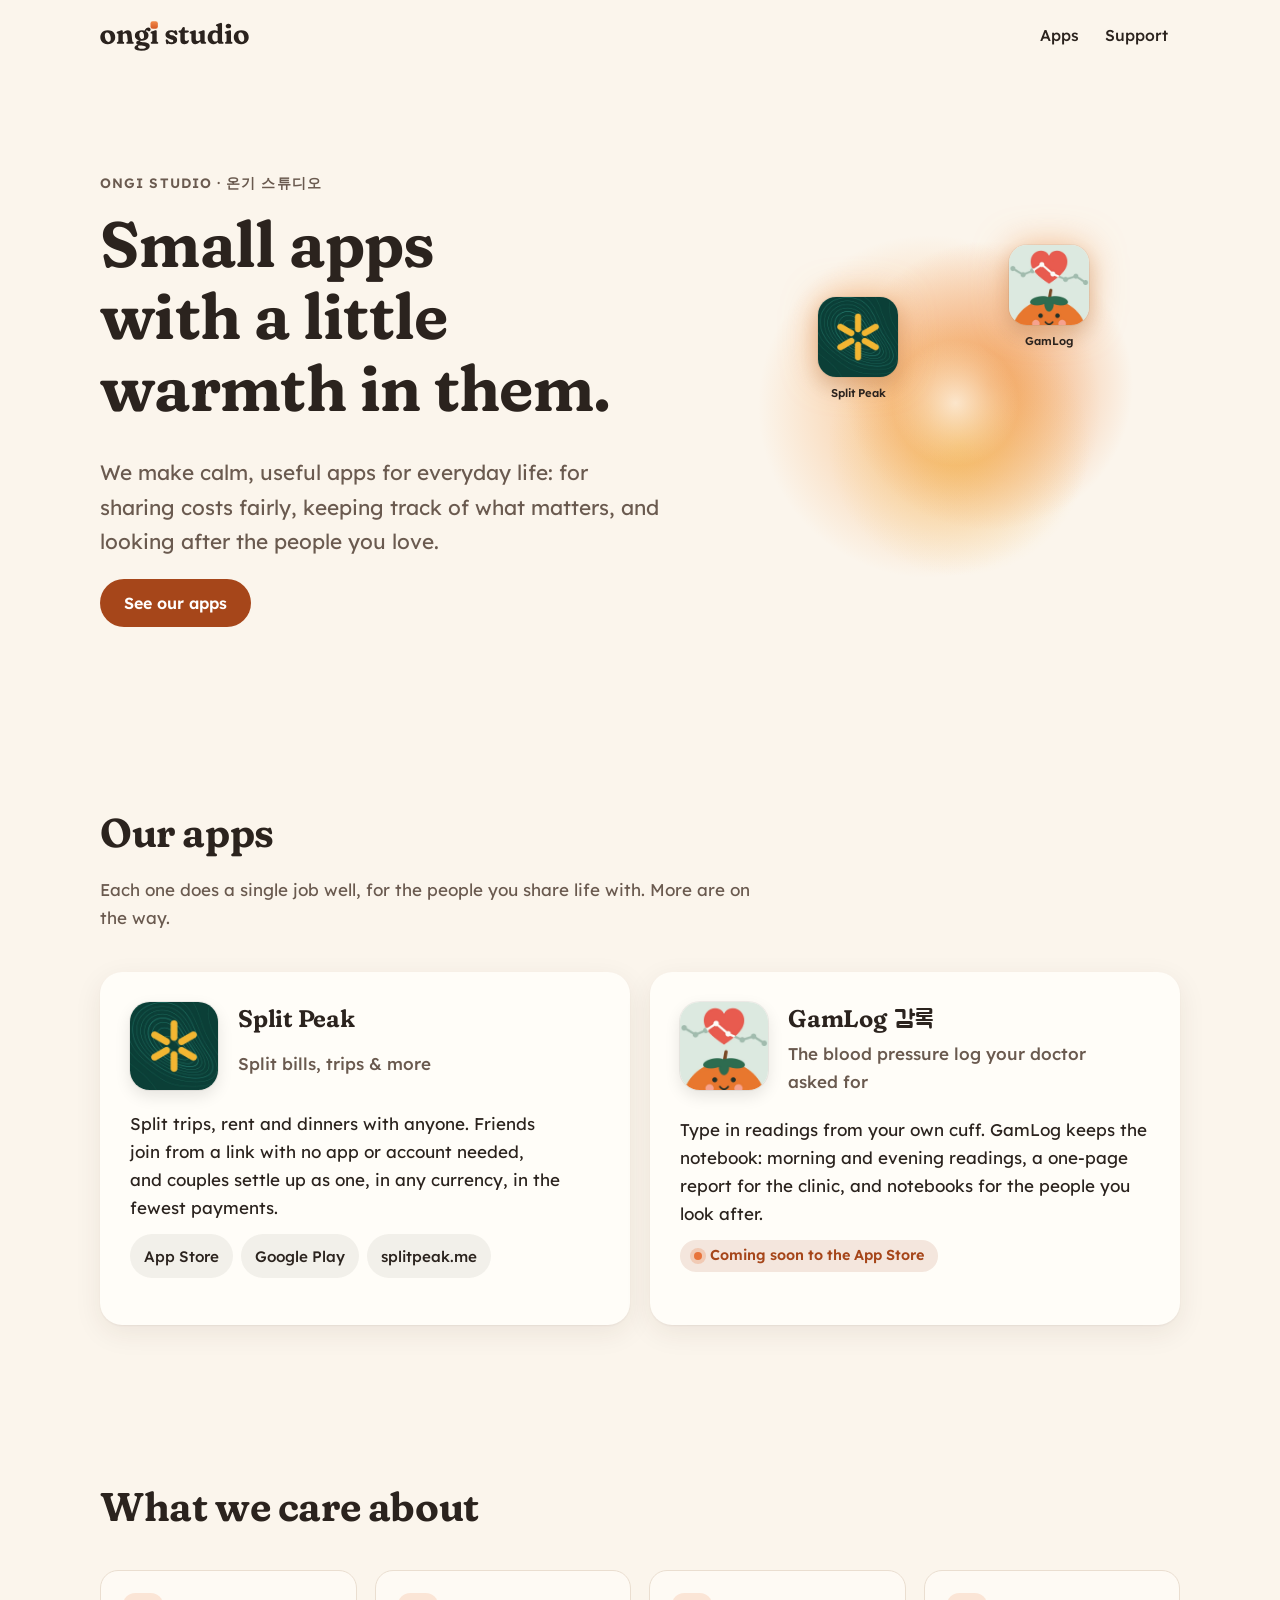
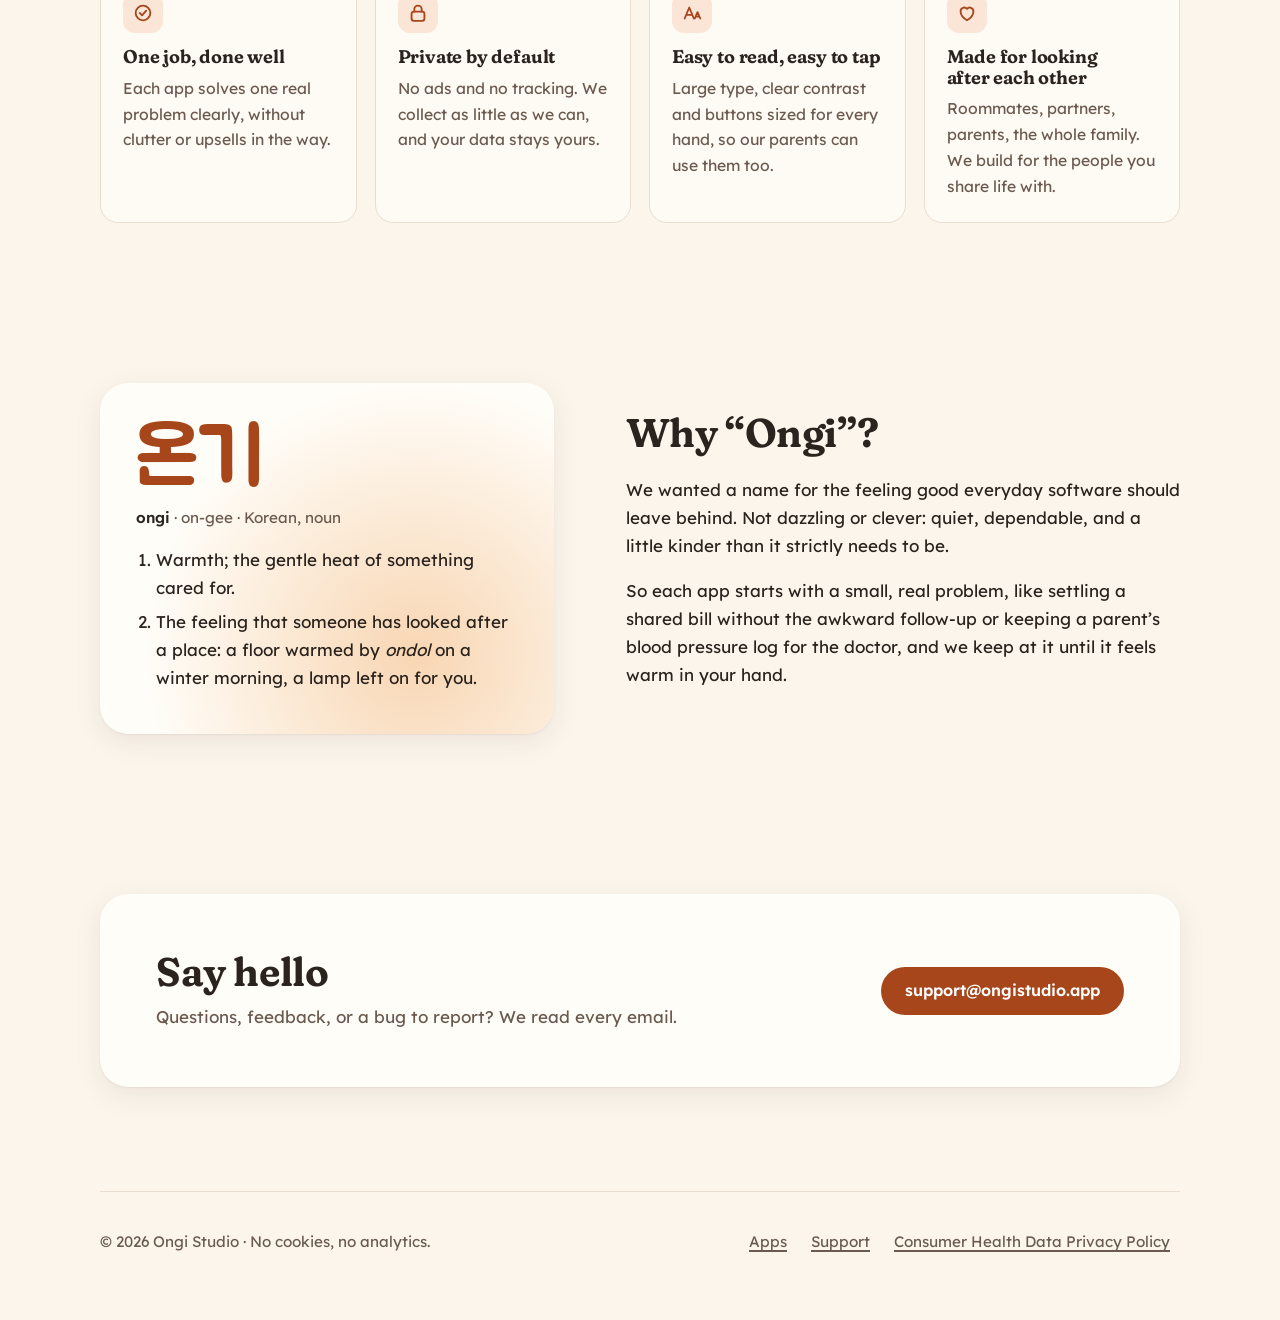
<file: index.html>
<!doctype html>
<html lang="en">
<head>
<meta charset="utf-8">
<meta name="viewport" content="width=device-width, initial-scale=1, viewport-fit=cover">
<title>Ongi Studio — small apps with a little warmth</title>
<meta name="description" content="Ongi Studio makes calm, useful apps for everyday life: Split Peak for sharing costs fairly, and GamLog, the blood pressure log your doctor asked for.">
<link rel="canonical" href="https://ongistudio.app/">
<link rel="icon" href="/assets/img/mark.svg" type="image/svg+xml">
<link rel="apple-touch-icon" href="/assets/img/apple-touch-icon.png">
<meta name="theme-color" content="#fbf5ec" media="(prefers-color-scheme: light)">
<meta name="theme-color" content="#17120f" media="(prefers-color-scheme: dark)">
<meta property="og:type" content="website">
<meta property="og:site_name" content="Ongi Studio">
<meta property="og:title" content="Ongi Studio — small apps with a little warmth">
<meta property="og:description" content="Calm, useful apps for everyday life, made with 온기 (ongi): warmth.">
<meta property="og:url" content="https://ongistudio.app/">
<meta property="og:image" content="https://ongistudio.app/assets/img/og/studio.png">
<meta name="twitter:card" content="summary_large_image">
<link rel="preload" href="/assets/fonts/fraunces-soft-semibold.woff2" as="font" type="font/woff2" crossorigin>
<link rel="stylesheet" href="/assets/css/site.css">
</head>
<body>
<a class="skip" href="#main">Skip to content</a>
<header class="site-header">
  <div class="wrap">
    <a class="brand" href="/" aria-label="Ongi Studio home"><img class="brand-mark" src="/assets/img/mark.svg" alt="" width="36" height="36"><img class="brand-word" src="/assets/img/logo.svg" alt="" width="149" height="30"></a>
    <nav aria-label="Main"><ul class="nav">
      <li><a href="/#apps">Apps</a></li>
      <li><a href="/support/">Support</a></li>
    </ul></nav>
  </div>
</header>

<main id="main">
  <section class="hero">
    <div class="wrap">
      <div>
        <span class="eyebrow">Ongi Studio · <span lang="ko">온기 스튜디오</span></span>
        <h1>Small apps with a little warmth in them.</h1>
        <p class="lede">We make calm, useful apps for everyday life: for sharing costs fairly, keeping track of what matters, and looking after the people you love.</p>
        <div class="btn-row">
          <a class="btn btn-primary" href="#apps">See our apps</a>
        </div>
      </div>
      <div class="hero-art" aria-hidden="true">
        <span class="glow g1"></span><span class="glow g2"></span><span class="glow g3"></span><span class="glow core"></span>
        <span class="spark s1"></span><span class="spark s2"></span><span class="spark s3"></span><span class="spark s4"></span><span class="spark s5"></span>
        <span class="app app-sp"><img src="/assets/img/apps/splitpeak.webp" alt="" width="92" height="92"><span>Split Peak</span></span>
        <span class="app app-gl"><img src="/assets/img/apps/gamlog.webp" alt="" width="92" height="92"><span>GamLog</span></span>
      </div>
    </div>
  </section>

  <section class="section" id="apps" aria-labelledby="apps-title">
    <div class="wrap">
      <div class="section-head">
        <h2 id="apps-title">Our apps</h2>
        <p>Each one does a single job well, for the people you share life with. More are on the way.</p>
      </div>
      <div class="apps">
        <article class="app-card">
          <img class="icon" src="/assets/img/apps/splitpeak.webp" alt="" width="88" height="88">
          <h3><a href="/splitpeak/">Split Peak</a></h3>
          <p class="tagline">Split bills, trips &amp; more</p>
          <p class="body">Split trips, rent and dinners with anyone. Friends join from a link with no app or account needed, and couples settle up as one, in any currency, in the fewest payments.</p>
          <p class="meta">
            <a href="https://apps.apple.com/us/app/split-peak-expense-splitter/id6786474883">App Store</a>
            <a href="https://play.google.com/store/apps/details?id=me.splitpeak.app">Google Play</a>
            <a href="https://www.splitpeak.me/">splitpeak.me</a>
          </p>
        </article>
        <article class="app-card">
          <img class="icon" src="/assets/img/apps/gamlog.webp" alt="" width="88" height="88">
          <h3><a href="/gamlog/">GamLog <span class="ko" lang="ko">감록</span></a></h3>
          <p class="tagline">The blood pressure log your doctor asked for</p>
          <p class="body">Type in readings from your own cuff. GamLog keeps the notebook: morning and evening readings, a one-page report for the clinic, and notebooks for the people you look after.</p>
          <p class="meta"><span class="pill"><span class="dot" aria-hidden="true"></span>Coming soon to the App Store</span></p>
        </article>
      </div>
    </div>
  </section>

  <section class="section-tight" aria-labelledby="values-title">
    <div class="wrap">
      <div class="section-head">
        <h2 id="values-title">What we care about</h2>
      </div>
      <ul class="values">
        <li>
          <span class="glyph" aria-hidden="true"><svg viewBox="0 0 24 24" fill="none" stroke-width="2" stroke-linecap="round" stroke-linejoin="round"><circle cx="12" cy="12" r="8"/><path d="m8.5 12 2.5 2.5 4.5-5"/></svg></span>
          <h3>One job, done well</h3>
          <p>Each app solves one real problem clearly, without clutter or upsells in the way.</p>
        </li>
        <li>
          <span class="glyph" aria-hidden="true"><svg viewBox="0 0 24 24" fill="none" stroke-width="2" stroke-linecap="round" stroke-linejoin="round"><rect x="5" y="10.5" width="14" height="10" rx="2.5"/><path d="M8 10.5V8a4 4 0 0 1 8 0v2.5"/></svg></span>
          <h3>Private by default</h3>
          <p>No ads and no tracking. We collect as little as we can, and your data stays yours.</p>
        </li>
        <li>
          <span class="glyph" aria-hidden="true"><svg viewBox="0 0 24 24" fill="none" stroke-width="2" stroke-linecap="round" stroke-linejoin="round"><path d="M4 18 9 6l5 12M5.8 14h6.4"/><path d="M15 18l3-7 3 7M15.9 16h4.2"/></svg></span>
          <h3>Easy to read, easy to tap</h3>
          <p>Large type, clear contrast and buttons sized for every hand, so our parents can use them too.</p>
        </li>
        <li>
          <span class="glyph" aria-hidden="true"><svg viewBox="0 0 24 24" fill="none" stroke-width="2" stroke-linecap="round" stroke-linejoin="round"><path d="M12 20s-7-4.4-7-10a4 4 0 0 1 7-2.6A4 4 0 0 1 19 10c0 5.6-7 10-7 10Z"/></svg></span>
          <h3>Made for looking after each other</h3>
          <p>Roommates, partners, parents, the whole family. We build for the people you share life with.</p>
        </li>
      </ul>
    </div>
  </section>

  <section class="section" aria-labelledby="name-title">
    <div class="wrap story">
      <aside class="word-card" aria-label="What ongi means">
        <p class="word" lang="ko">온기</p>
        <p class="say"><i>ongi</i> · on-gee · Korean, noun</p>
        <ol>
          <li>Warmth; the gentle heat of something cared for.</li>
          <li>The feeling that someone has looked after a place: a floor warmed by <i>ondol</i> on a winter morning, a lamp left on for you.</li>
        </ol>
      </aside>
      <div>
        <h2 id="name-title">Why “Ongi”?</h2>
        <p>We wanted a name for the feeling good everyday software should leave behind. Not dazzling or clever: quiet, dependable, and a little kinder than it strictly needs to be.</p>
        <p>So each app starts with a small, real problem, like settling a shared bill without the awkward follow-up or keeping a parent’s blood pressure log for the doctor, and we keep at it until it feels warm in your hand.</p>
      </div>
    </div>
  </section>

  <section class="section-tight" aria-labelledby="contact-title">
    <div class="wrap band">
      <div>
        <h2 id="contact-title">Say hello</h2>
        <p>Questions, feedback, or a bug to report? We read every email.</p>
      </div>
      <a class="btn btn-primary mail" href="mailto:support@ongistudio.app">support@ongistudio.app</a>
    </div>
  </section>
</main>

<footer class="site-footer">
  <div class="wrap">
    <p>© 2026 Ongi Studio · No cookies, no analytics.</p>
    <ul>
      <li><a href="/#apps">Apps</a></li>
      <li><a href="/support/">Support</a></li>
      <li><a href="/gamlog/privacy/health-data/">Consumer Health Data Privacy Policy</a></li>
    </ul>
  </div>
</footer>
</body>
</html>
</file>
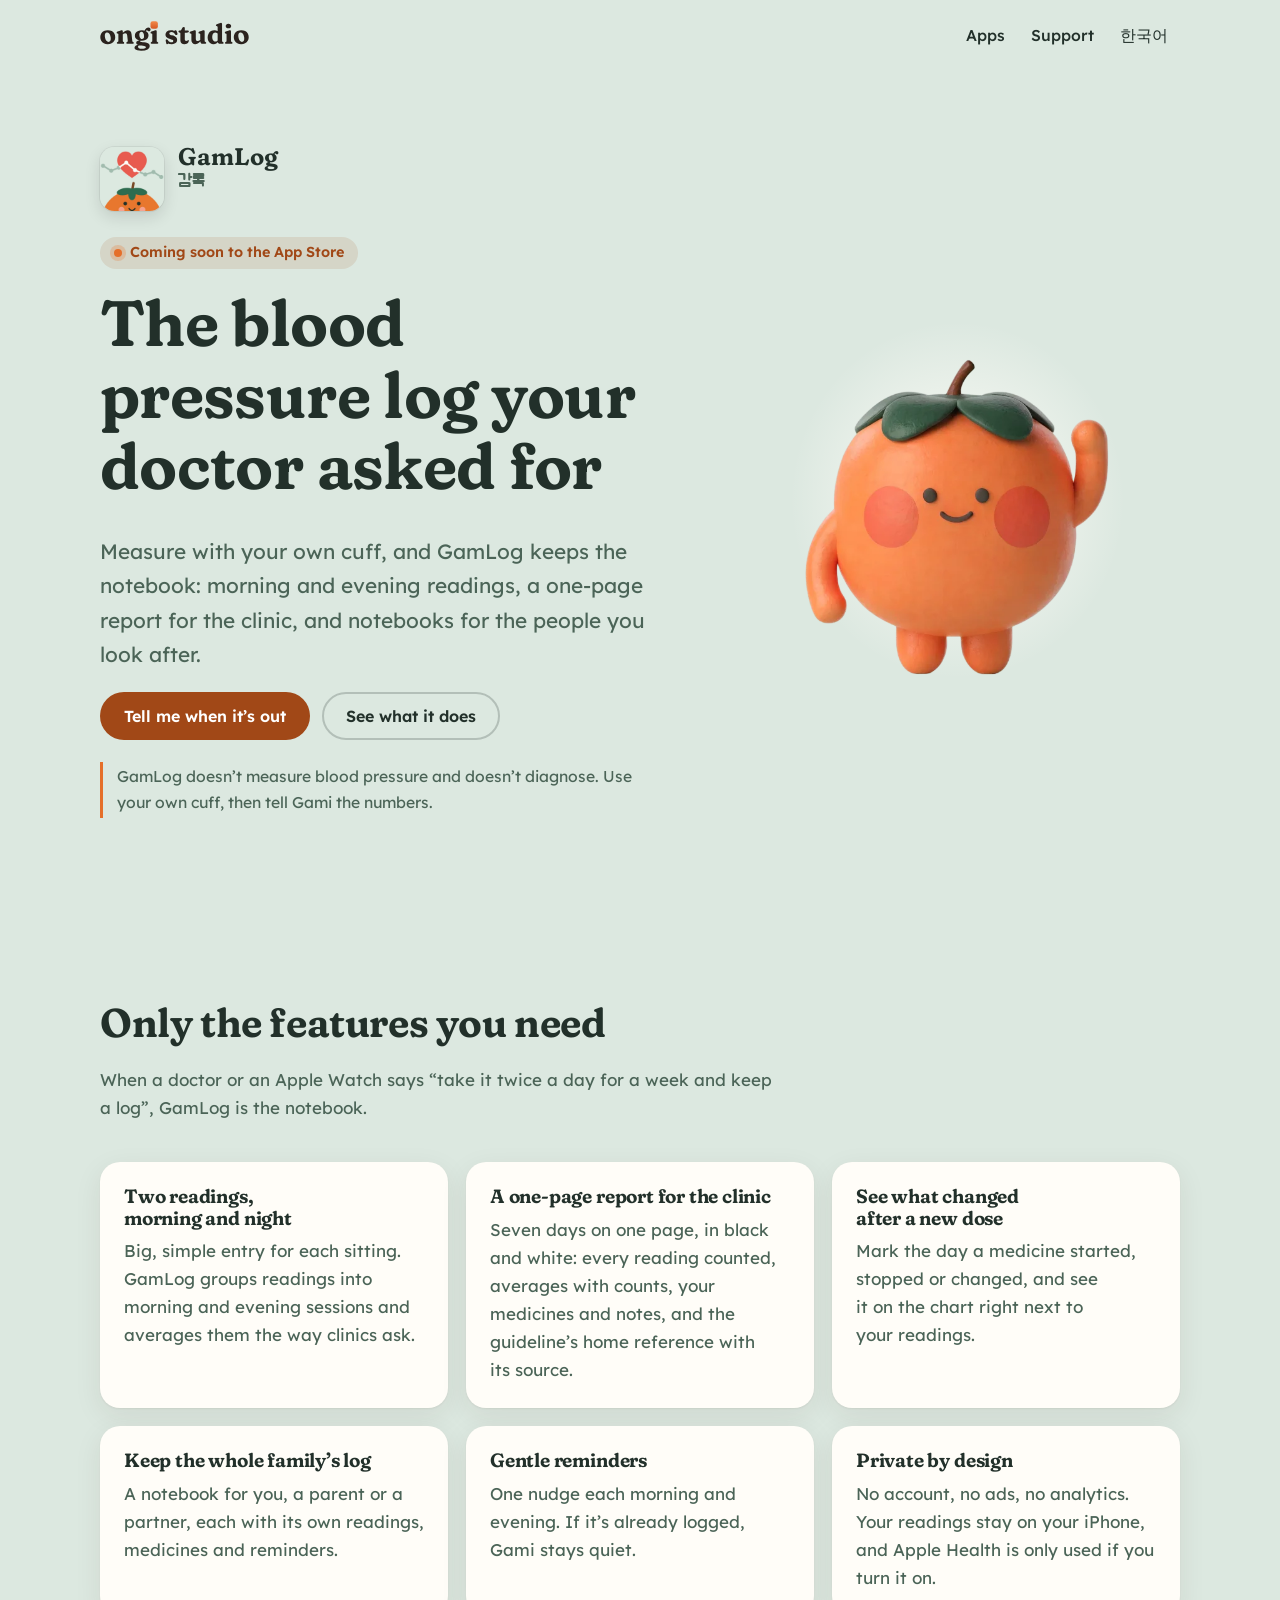
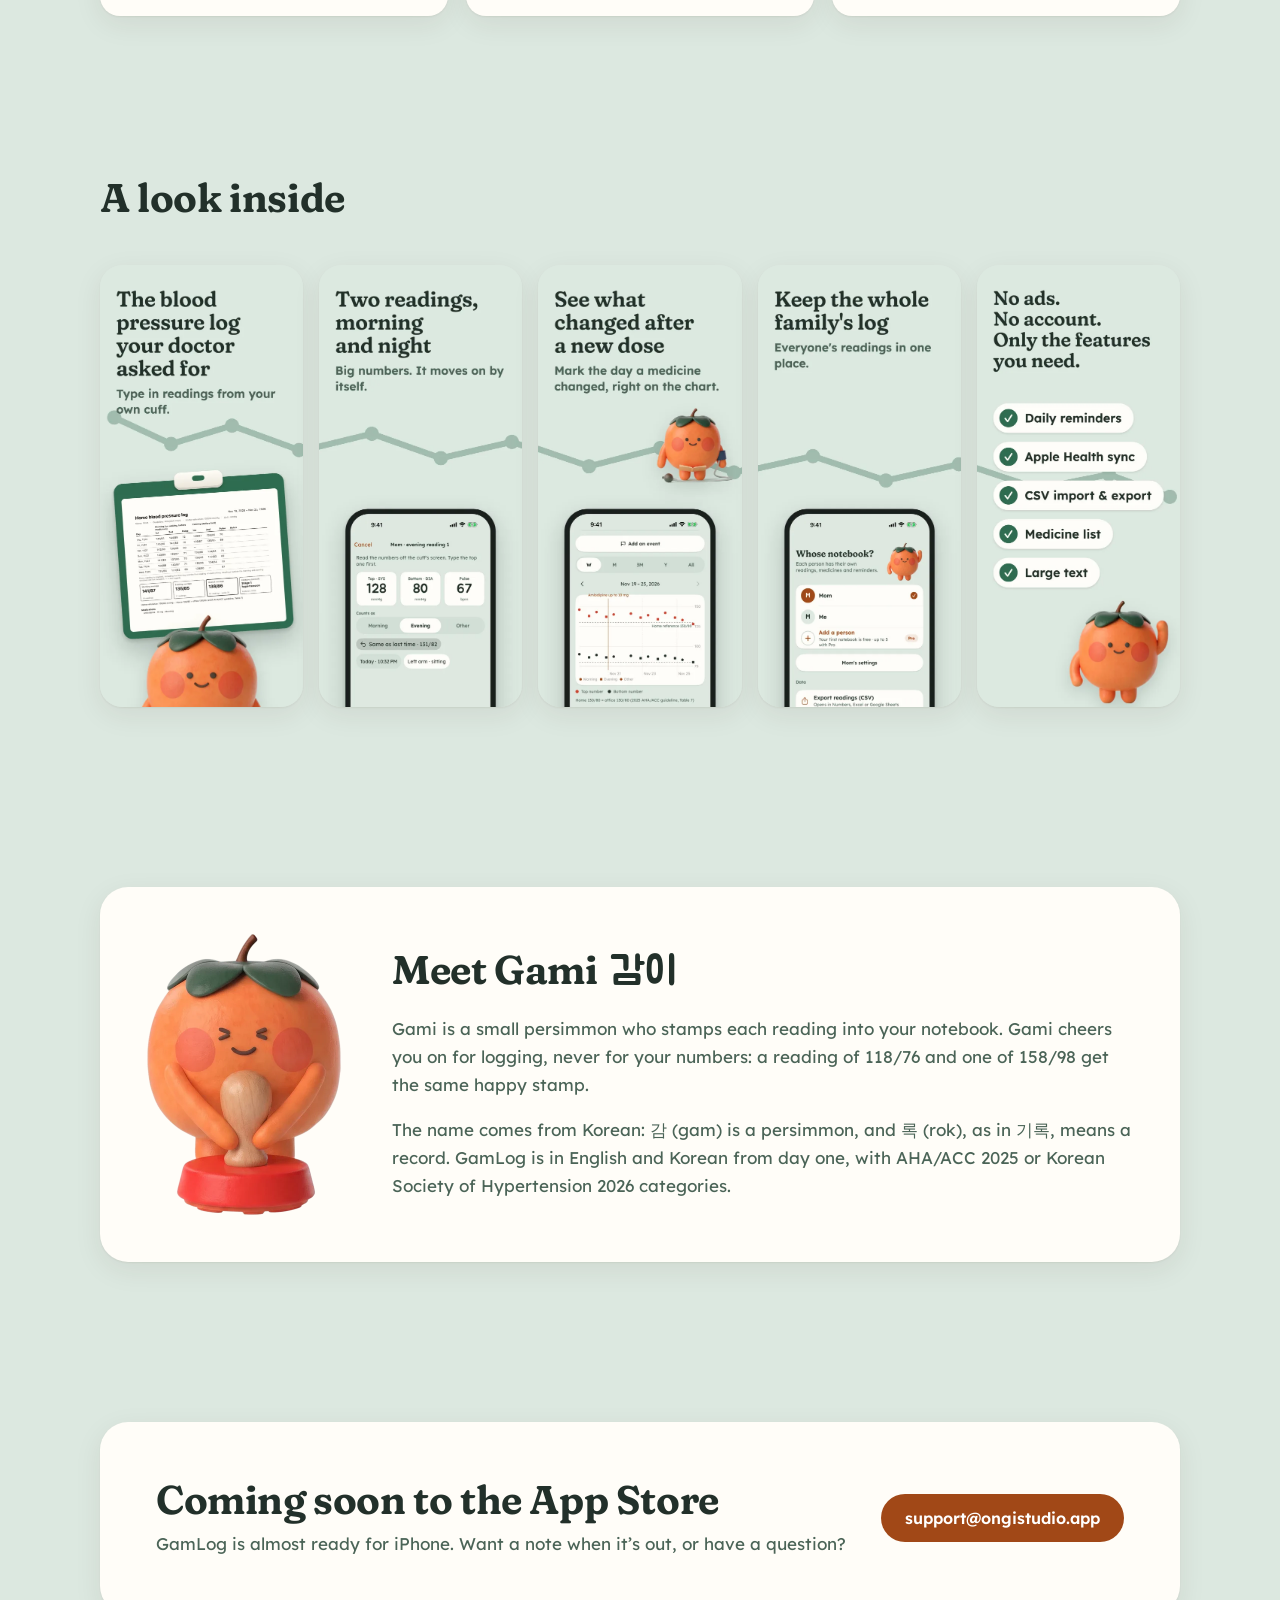
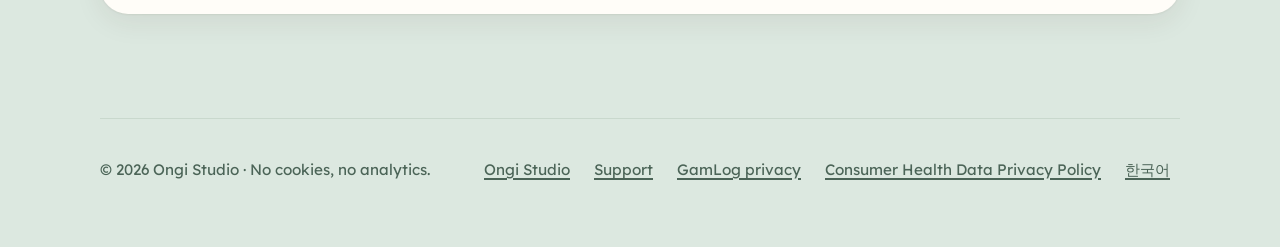
<file: gamlog/index.html>
<!doctype html>
<html lang="en">
<head>
<meta charset="utf-8">
<meta name="viewport" content="width=device-width, initial-scale=1, viewport-fit=cover">
<title>GamLog — the blood pressure log your doctor asked for</title>
<meta name="description" content="GamLog keeps your home blood pressure log on iPhone: morning and evening readings from your own cuff, a one-page report for the clinic, and notebooks for the family. Coming soon to the App Store.">
<link rel="canonical" href="https://ongistudio.app/gamlog/">
<link rel="alternate" hreflang="en" href="https://ongistudio.app/gamlog/">
<link rel="alternate" hreflang="ko" href="https://ongistudio.app/gamlog/ko/">
<link rel="icon" href="/assets/img/mark.svg" type="image/svg+xml">
<link rel="apple-touch-icon" href="/assets/img/apple-touch-icon.png">
<meta name="theme-color" content="#dce8e0" media="(prefers-color-scheme: light)">
<meta name="theme-color" content="#131b17" media="(prefers-color-scheme: dark)">
<meta property="og:type" content="website">
<meta property="og:site_name" content="Ongi Studio">
<meta property="og:title" content="GamLog — the blood pressure log your doctor asked for">
<meta property="og:description" content="Type in readings from your own cuff. GamLog keeps the notebook. Coming soon to the App Store.">
<meta property="og:url" content="https://ongistudio.app/gamlog/">
<meta property="og:image" content="https://ongistudio.app/assets/img/og/gamlog.png">
<meta name="twitter:card" content="summary_large_image">
<link rel="preload" href="/assets/fonts/fraunces-soft-semibold.woff2" as="font" type="font/woff2" crossorigin>
<link rel="stylesheet" href="/assets/css/site.css">
</head>
<body class="theme-gamlog">
<a class="skip" href="#main">Skip to content</a>
<header class="site-header">
  <div class="wrap">
    <a class="brand" href="/" aria-label="Ongi Studio home"><img class="brand-mark" src="/assets/img/mark.svg" alt="" width="36" height="36"><img class="brand-word" src="/assets/img/logo.svg" alt="" width="149" height="30"></a>
    <nav aria-label="Main"><ul class="nav">
      <li><a href="/#apps">Apps</a></li>
      <li><a href="/support/">Support</a></li>
      <li><a class="lang-switch" href="/gamlog/ko/" lang="ko" hreflang="ko">한국어</a></li>
    </ul></nav>
  </div>
</header>

<main id="main">
  <section class="gl-hero">
    <div class="wrap">
      <div>
        <div class="gl-id">
          <img src="/assets/img/apps/gamlog.webp" alt="" width="64" height="64">
          <p class="name">GamLog <span class="ko" lang="ko">감록</span></p>
        </div>
        <span class="pill"><span class="dot" aria-hidden="true"></span>Coming soon to the App Store</span>
        <h1>The blood pressure log your doctor asked for</h1>
        <p class="lede">Measure with your own cuff, and GamLog keeps the notebook: morning and evening readings, a one-page report for the clinic, and notebooks for the people you look after.</p>
        <div class="btn-row">
          <a class="btn btn-primary" href="mailto:support@ongistudio.app?subject=Tell%20me%20when%20GamLog%20launches">Tell me when it’s out</a>
          <a class="btn btn-quiet" href="#features">See what it does</a>
        </div>
        <p class="note">GamLog doesn’t measure blood pressure and doesn’t diagnose. Use your own cuff, then tell Gami the numbers.</p>
      </div>
      <div class="gl-art">
        <img src="/assets/img/gamlog/gami-wave.webp" alt="Gami, a small persimmon, waving hello" width="498" height="516">
      </div>
    </div>
  </section>

  <section class="section" id="features" aria-labelledby="features-title">
    <div class="wrap">
      <div class="section-head">
        <h2 id="features-title">Only the features you need</h2>
        <p>When a doctor or an Apple Watch says “take it twice a day for a week and keep a log”, GamLog is the notebook.</p>
      </div>
      <ul class="features">
        <li>
          <h3>Two readings, morning and night</h3>
          <p>Big, simple entry for each sitting. GamLog groups readings into morning and evening sessions and averages them the way clinics ask.</p>
        </li>
        <li>
          <h3>A one-page report for the clinic</h3>
          <p>Seven days on one page, in black and white: every reading counted, averages with counts, your medicines and notes, and the guideline’s home reference with its source.</p>
        </li>
        <li>
          <h3>See what changed after a new dose</h3>
          <p>Mark the day a medicine started, stopped or changed, and see it on the chart right next to your readings.</p>
        </li>
        <li>
          <h3>Keep the whole family’s log</h3>
          <p>A notebook for you, a parent or a partner, each with its own readings, medicines and reminders.</p>
        </li>
        <li>
          <h3>Gentle reminders</h3>
          <p>One nudge each morning and evening. If it’s already logged, Gami stays quiet.</p>
        </li>
        <li>
          <h3>Private by design</h3>
          <p>No account, no ads, no analytics. Your readings stay on your iPhone, and Apple Health is only used if you turn it on.</p>
        </li>
      </ul>
    </div>
  </section>

  <section class="section-tight" aria-labelledby="shots-title">
    <div class="wrap">
      <div class="section-head">
        <h2 id="shots-title">A look inside</h2>
      </div>
      <div class="shots" tabindex="0" aria-label="App screenshots, scrolls sideways">
        <img src="/assets/img/gamlog/screens/en/01.webp" alt="The report screen: a one-page home blood pressure log on a clipboard" width="540" height="1174" loading="lazy">
        <img src="/assets/img/gamlog/screens/en/02.webp" alt="The entry screen: two readings, morning and night" width="540" height="1174" loading="lazy">
        <img src="/assets/img/gamlog/screens/en/03.webp" alt="The chart, showing readings before and after a new dose" width="540" height="1174" loading="lazy">
        <img src="/assets/img/gamlog/screens/en/04.webp" alt="The people screen, with a notebook for each family member" width="540" height="1174" loading="lazy">
        <img src="/assets/img/gamlog/screens/en/05.webp" alt="No ads, no account, only the features you need" width="540" height="1174" loading="lazy">
      </div>
    </div>
  </section>

  <section class="section" aria-labelledby="gami-title">
    <div class="wrap gami">
      <img src="/assets/img/gamlog/gami-stamp.webp" alt="Gami pressing a red stamp" width="400" height="574" loading="lazy">
      <div>
        <h2 id="gami-title">Meet Gami <span class="ko" lang="ko">감이</span></h2>
        <p>Gami is a small persimmon who stamps each reading into your notebook. Gami cheers you on for logging, never for your numbers: a reading of 118/76 and one of 158/98 get the same happy stamp.</p>
        <p>The name comes from Korean: <span lang="ko">감</span> (gam) is a persimmon, and <span lang="ko">록</span> (rok), as in <span lang="ko">기록</span>, means a record. GamLog is in English and Korean from day one, with AHA/ACC 2025 or Korean Society of Hypertension 2026 categories.</p>
      </div>
    </div>
  </section>

  <section class="section-tight" aria-labelledby="soon-title">
    <div class="wrap band">
      <div>
        <h2 id="soon-title">Coming soon to the App Store</h2>
        <p>GamLog is almost ready for iPhone. Want a note when it’s out, or have a question?</p>
      </div>
      <a class="btn btn-primary mail" href="mailto:support@ongistudio.app?subject=Tell%20me%20when%20GamLog%20launches">support@ongistudio.app</a>
    </div>
  </section>
</main>

<footer class="site-footer">
  <div class="wrap">
    <p>© 2026 Ongi Studio · No cookies, no analytics.</p>
    <ul>
      <li><a href="/">Ongi Studio</a></li>
      <li><a href="/support/">Support</a></li>
      <li><a href="/gamlog/privacy/">GamLog privacy</a></li>
      <li><a href="/gamlog/privacy/health-data/">Consumer Health Data Privacy Policy</a></li>
      <li><a href="/gamlog/ko/" lang="ko" hreflang="ko">한국어</a></li>
    </ul>
  </div>
</footer>
</body>
</html>
</file>
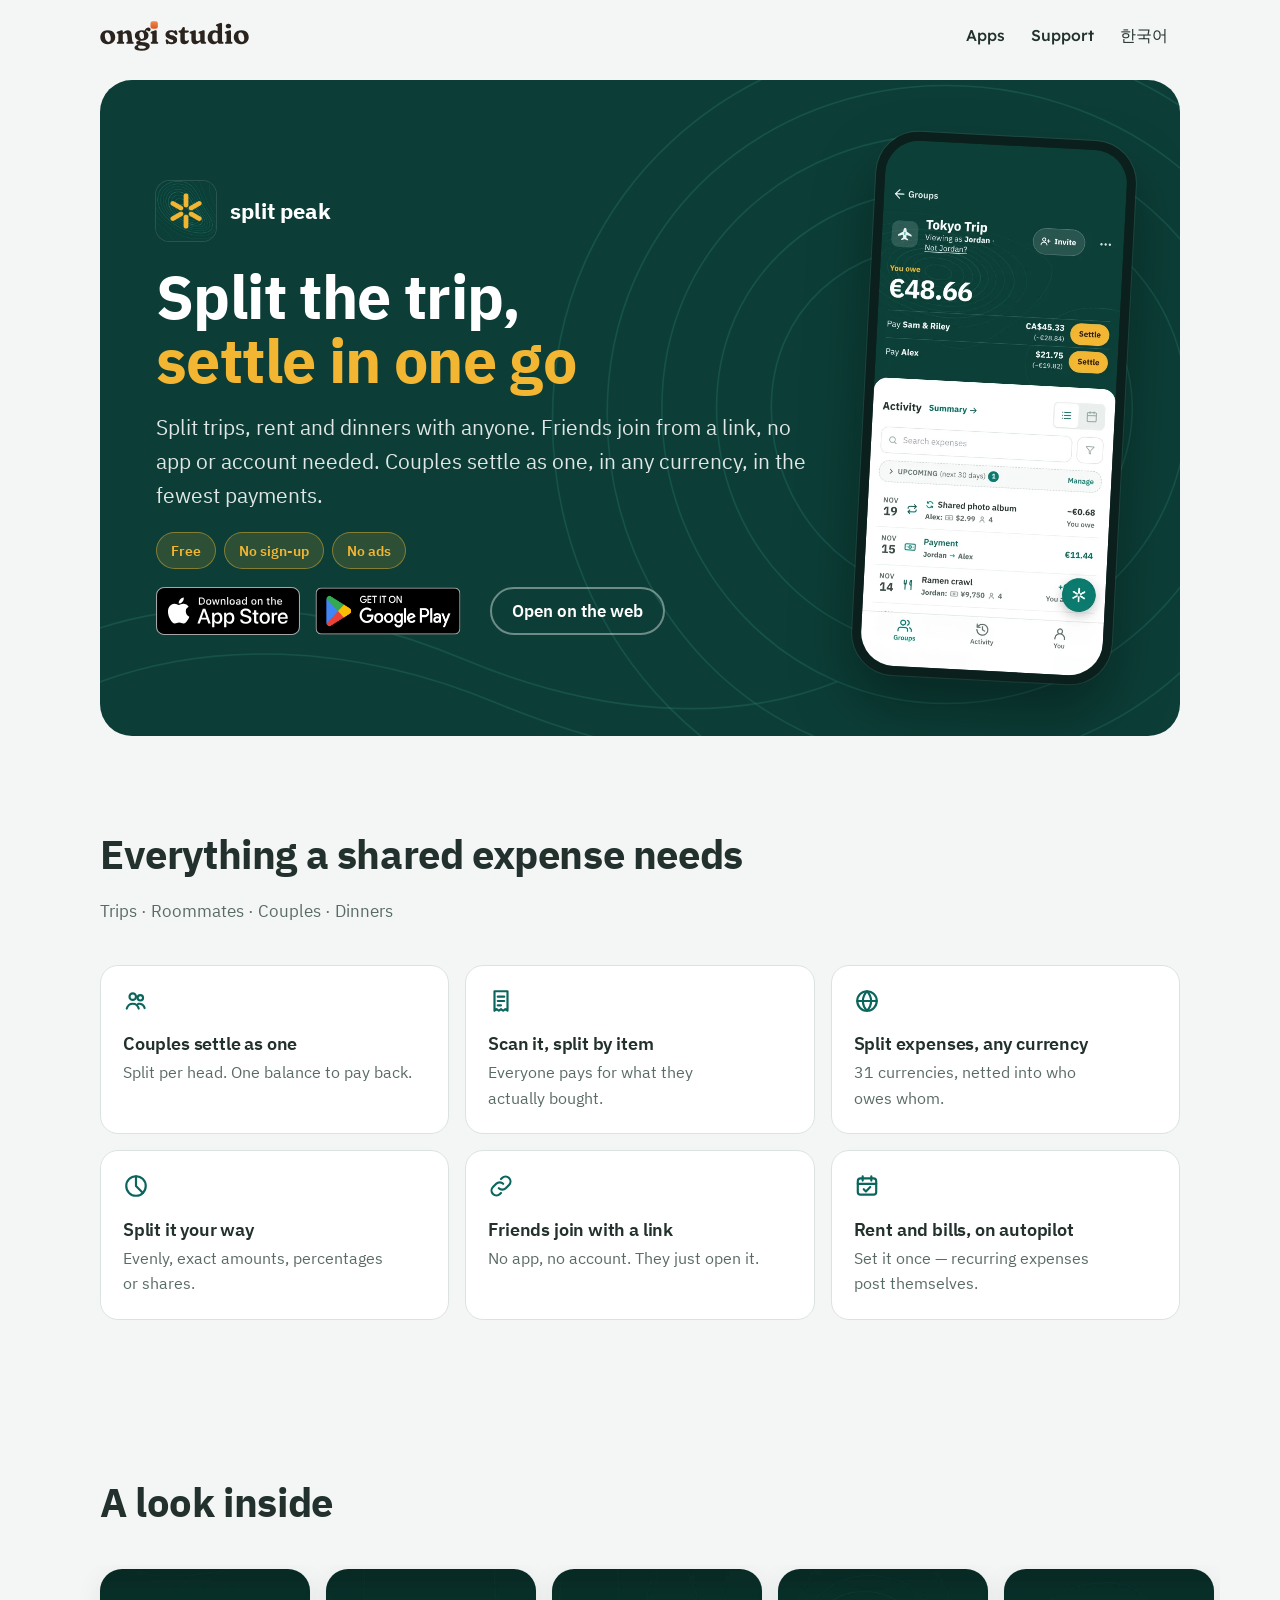
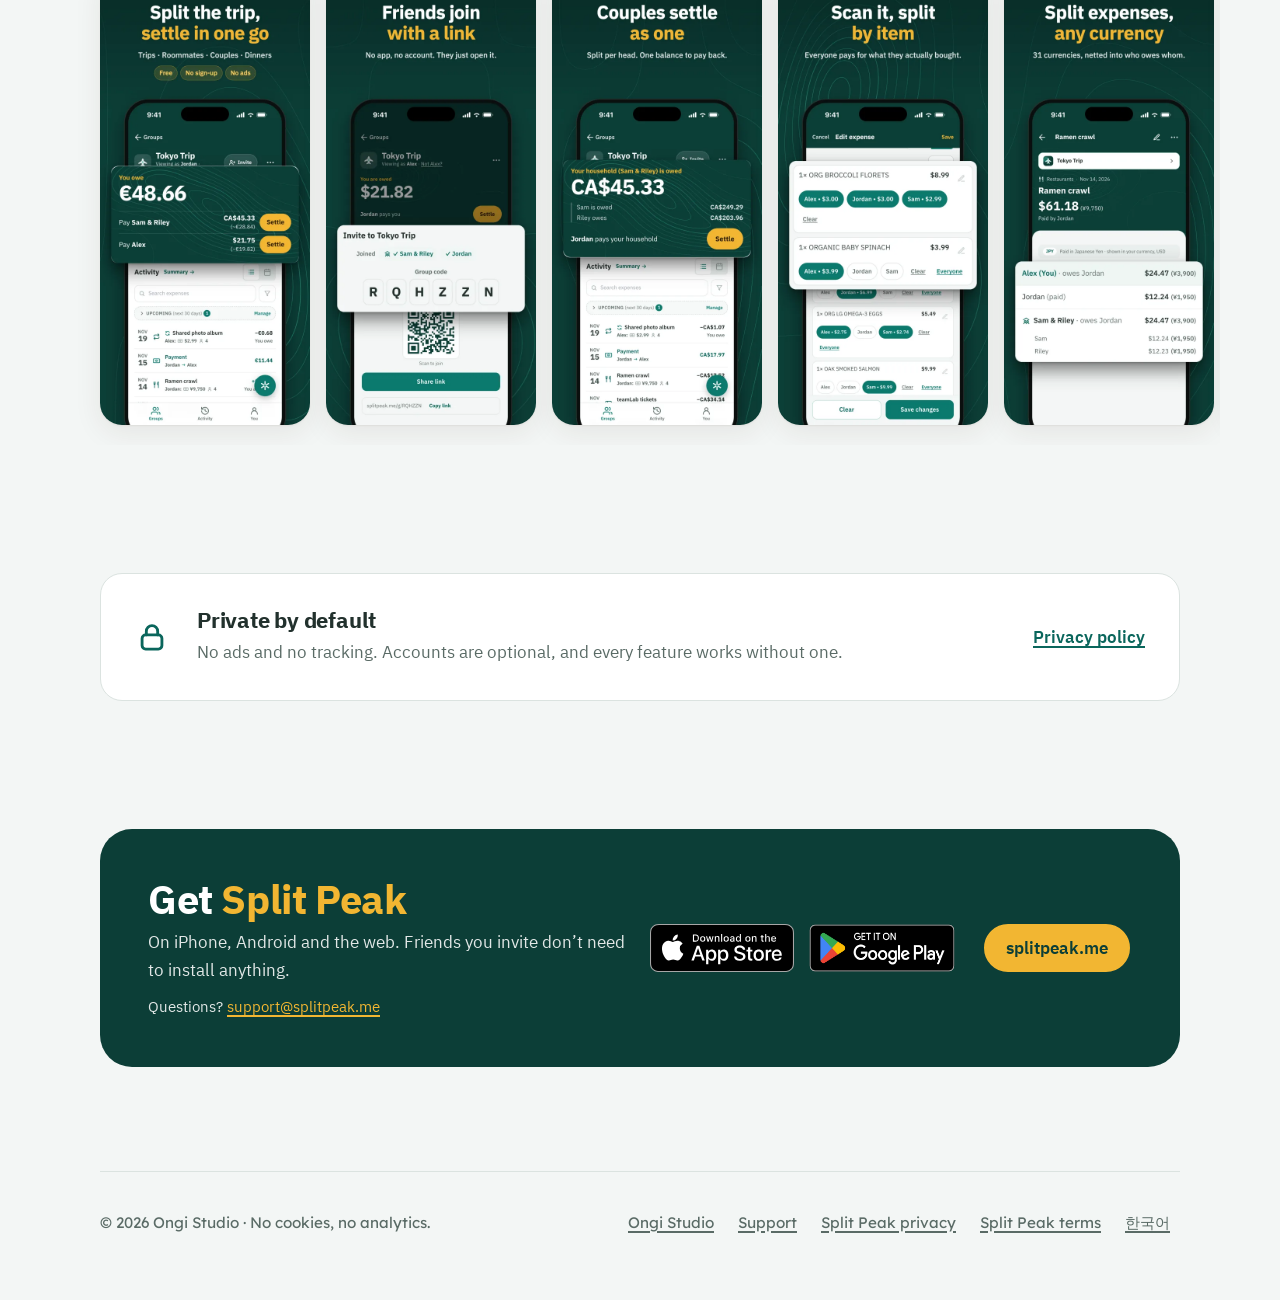
<file: splitpeak/index.html>
<!doctype html>
<html lang="en">
<head>
<meta charset="utf-8">
<meta name="viewport" content="width=device-width, initial-scale=1, viewport-fit=cover">
<title>Split Peak — split the trip, settle in one go</title>
<meta name="description" content="Split Peak splits trips, rent and dinners with anyone. Friends join from a link, couples settle as one, in any currency, in the fewest payments. On iPhone, Android and the web.">
<link rel="canonical" href="https://ongistudio.app/splitpeak/">
<link rel="alternate" hreflang="en" href="https://ongistudio.app/splitpeak/">
<link rel="alternate" hreflang="ko" href="https://ongistudio.app/splitpeak/ko/">
<link rel="icon" href="/assets/img/mark.svg" type="image/svg+xml">
<link rel="apple-touch-icon" href="/assets/img/apple-touch-icon.png">
<meta name="theme-color" content="#f3f6f5" media="(prefers-color-scheme: light)">
<meta name="theme-color" content="#0f1a18" media="(prefers-color-scheme: dark)">
<meta property="og:type" content="website">
<meta property="og:site_name" content="Ongi Studio">
<meta property="og:title" content="Split Peak — split the trip, settle in one go">
<meta property="og:description" content="Split trips, rent and dinners with anyone. Friends join from a link, no app or account needed.">
<meta property="og:url" content="https://ongistudio.app/splitpeak/">
<meta property="og:image" content="https://ongistudio.app/assets/img/og/splitpeak.png">
<meta name="twitter:card" content="summary_large_image">
<link rel="preload" href="/assets/fonts/IBMPlexSans-Bold-Latin1.woff2" as="font" type="font/woff2" crossorigin>
<link rel="stylesheet" href="/assets/css/site.css">
</head>
<body class="theme-splitpeak">
<a class="skip" href="#main">Skip to content</a>
<header class="site-header">
  <div class="wrap">
    <a class="brand" href="/" aria-label="Ongi Studio home"><img class="brand-mark" src="/assets/img/mark.svg" alt="" width="36" height="36"><img class="brand-word" src="/assets/img/logo.svg" alt="" width="149" height="30"></a>
    <nav aria-label="Main"><ul class="nav">
      <li><a href="/#apps">Apps</a></li>
      <li><a href="/support/">Support</a></li>
      <li><a class="lang-switch" href="/splitpeak/ko/" lang="ko" hreflang="ko">한국어</a></li>
    </ul></nav>
  </div>
</header>

<main id="main">
  <section class="sp-hero">
    <div class="wrap">
      <div class="sp-band">
        <svg class="contours" viewBox="0 0 1000 600" preserveAspectRatio="xMidYMid slice" aria-hidden="true">
          <g fill="none" stroke="#2a7a6c" stroke-opacity="0.35" stroke-width="1.5">
            <path d="M620 300c0-90 70-150 160-150s170 60 170 150-80 170-170 170-160-80-160-170z"></path>
            <path d="M570 300c0-120 95-200 210-200s220 80 220 200-100 220-220 220-210-100-210-220z"></path>
            <path d="M520 300c0-150 120-250 260-250s270 100 270 250-125 270-270 270-260-120-260-270z"></path>
            <path d="M470 305c0-180 145-300 310-300s320 120 320 300-150 320-320 320-310-140-310-320z"></path>
            <path d="M420 310c0-210 170-350 360-350s370 140 370 350-175 370-370 370-360-160-360-370z"></path>
            <path d="M-40 520c120-60 260-40 380 10s240 60 340 20"></path>
            <path d="M-40 570c140-70 290-50 410 0s250 70 360 30"></path>
          </g>
        </svg>
        <div class="copy">
          <p class="sp-id"><img src="/assets/img/apps/splitpeak.webp" alt="" width="60" height="60">split peak</p>
          <h1>Split the trip,<br><span>settle in one go</span></h1>
          <p class="lede">Split trips, rent and dinners with anyone. Friends join from a link, no app or account needed. Couples settle as one, in any currency, in the fewest payments.</p>
          <ul class="sp-chips" aria-label="At a glance">
            <li>Free</li>
            <li>No sign-up</li>
            <li>No ads</li>
          </ul>
          <div class="sp-get">
            <a href="https://apps.apple.com/us/app/split-peak-expense-splitter/id6786474883" aria-label="Download Split Peak on the App Store"><img class="badge-apple" src="/assets/img/badges/badge-app-store.svg" alt="" width="120" height="40"></a>
            <a href="https://play.google.com/store/apps/details?id=me.splitpeak.app" aria-label="Get Split Peak on Google Play"><img class="badge-google" src="/assets/img/badges/badge-google-play.png" alt="" width="181" height="70"></a>
            <a class="btn-web" href="https://www.splitpeak.me/">Open on the web</a>
          </div>
        </div>
        <div class="sp-phone-wrap">
          <div class="sp-phone"><img src="/assets/img/splitpeak/screen-settle.webp" alt="Split Peak: a Tokyo trip, who owes whom, and the activity feed" width="480" height="1044"></div>
        </div>
      </div>
    </div>
  </section>

  <section class="section" aria-labelledby="features-title">
    <div class="wrap">
      <div class="section-head">
        <h2 id="features-title">Everything a shared expense needs</h2>
        <p>Trips · Roommates · Couples · Dinners</p>
      </div>
      <ul class="sp-features">
        <li>
          <svg viewBox="0 0 24 24" aria-hidden="true" fill="none" stroke-width="2" stroke-linecap="round" stroke-linejoin="round"><circle cx="9" cy="8" r="3"></circle><circle cx="16" cy="9" r="2.5"></circle><path d="M3.5 19c.8-3 3-4.5 5.5-4.5s4.7 1.5 5.5 4.5M14 14.6c2.6-.4 5 .9 6 3.9"></path></svg>
          <h3>Couples settle as one</h3>
          <p>Split per head. One balance to pay back.</p>
        </li>
        <li>
          <svg viewBox="0 0 24 24" aria-hidden="true" fill="none" stroke-width="2" stroke-linecap="round" stroke-linejoin="round"><path d="M6 3h12v18l-2-1.5-2 1.5-2-1.5-2 1.5-2-1.5L6 21z"></path><path d="M9 8h6M9 12h6M9 16h3"></path></svg>
          <h3>Scan it, split by item</h3>
          <p>Everyone pays for what they actually bought.</p>
        </li>
        <li>
          <svg viewBox="0 0 24 24" aria-hidden="true" fill="none" stroke-width="2" stroke-linecap="round" stroke-linejoin="round"><circle cx="12" cy="12" r="9"></circle><path d="M3 12h18M12 3c2.5 2.6 3.8 5.6 3.8 9s-1.3 6.4-3.8 9c-2.5-2.6-3.8-5.6-3.8-9S9.5 5.6 12 3z"></path></svg>
          <h3>Split expenses, any currency</h3>
          <p>31 currencies, netted into who owes whom.</p>
        </li>
        <li>
          <svg viewBox="0 0 24 24" aria-hidden="true" fill="none" stroke-width="2" stroke-linecap="round" stroke-linejoin="round"><circle cx="12" cy="12" r="9"></circle><path d="M12 3v9l6.4 6.4"></path></svg>
          <h3>Split it your way</h3>
          <p>Evenly, exact amounts, percentages or shares.</p>
        </li>
        <li>
          <svg viewBox="0 0 24 24" aria-hidden="true" fill="none" stroke-width="2" stroke-linecap="round" stroke-linejoin="round"><path d="M10 14a4.5 4.5 0 0 0 6.4 0l3-3a4.5 4.5 0 0 0-6.4-6.4l-1 1"></path><path d="M14 10a4.5 4.5 0 0 0-6.4 0l-3 3a4.5 4.5 0 0 0 6.4 6.4l1-1"></path></svg>
          <h3>Friends join with a link</h3>
          <p>No app, no account. They just open it.</p>
        </li>
        <li>
          <svg viewBox="0 0 24 24" aria-hidden="true" fill="none" stroke-width="2" stroke-linecap="round" stroke-linejoin="round"><rect x="3.5" y="5" width="17" height="15" rx="2.5"></rect><path d="M3.5 10h17M8 3v4M16 3v4M9 15l2 2 4-4"></path></svg>
          <h3>Rent and bills, on autopilot</h3>
          <p>Set it once — recurring expenses post themselves.</p>
        </li>
      </ul>
    </div>
  </section>

  <section class="section-tight" aria-labelledby="shots-title">
    <div class="wrap">
      <div class="section-head">
        <h2 id="shots-title">A look inside</h2>
      </div>
      <div class="shots" tabindex="0" aria-label="App Store screenshots, scrolls sideways">
        <img src="/assets/img/splitpeak/screens/1-settle.webp" alt="Split the trip, settle in one go" width="540" height="1174" loading="lazy">
        <img src="/assets/img/splitpeak/screens/2-share.webp" alt="Friends join with a link" width="540" height="1174" loading="lazy">
        <img src="/assets/img/splitpeak/screens/3-household.webp" alt="Couples settle as one" width="540" height="1174" loading="lazy">
        <img src="/assets/img/splitpeak/screens/4-receipt.webp" alt="Scan it, split by item" width="540" height="1174" loading="lazy">
        <img src="/assets/img/splitpeak/screens/5-currency.webp" alt="Split expenses, any currency" width="540" height="1174" loading="lazy">
        <img src="/assets/img/splitpeak/screens/6-summary.webp" alt="The whole trip at a glance" width="540" height="1174" loading="lazy">
        <img src="/assets/img/splitpeak/screens/7-split-modes.webp" alt="Split it your way" width="540" height="1174" loading="lazy">
      </div>
    </div>
  </section>

  <section class="section-tight" aria-labelledby="private-title">
    <div class="wrap">
      <div class="sp-private">
        <svg viewBox="0 0 24 24" aria-hidden="true" fill="none" stroke-width="2" stroke-linecap="round" stroke-linejoin="round"><rect x="5" y="10.5" width="14" height="10" rx="2.5"></rect><path d="M8 10.5V8a4 4 0 0 1 8 0v2.5"></path></svg>
        <div>
          <h2 id="private-title">Private by default</h2>
          <p>No ads and no tracking. Accounts are optional, and every feature works without one.</p>
        </div>
        <a href="https://www.splitpeak.me/privacy">Privacy policy</a>
      </div>
    </div>
  </section>

  <section class="section-tight sp-cta" aria-labelledby="get-title">
    <div class="wrap">
      <div class="sp-band">
        <div>
          <h2 id="get-title">Get <span class="amber">Split Peak</span></h2>
          <p>On iPhone, Android and the web. Friends you invite don’t need to install anything.</p>
          <p class="sp-ask">Questions? <a href="mailto:support@splitpeak.me">support@splitpeak.me</a></p>
        </div>
        <div class="sp-get">
          <a href="https://apps.apple.com/us/app/split-peak-expense-splitter/id6786474883" aria-label="Download Split Peak on the App Store"><img class="badge-apple" src="/assets/img/badges/badge-app-store.svg" alt="" width="120" height="40"></a>
          <a href="https://play.google.com/store/apps/details?id=me.splitpeak.app" aria-label="Get Split Peak on Google Play"><img class="badge-google" src="/assets/img/badges/badge-google-play.png" alt="" width="181" height="70"></a>
          <a class="btn-web solid" href="https://www.splitpeak.me/">splitpeak.me</a>
        </div>
      </div>
    </div>
  </section>
</main>

<footer class="site-footer">
  <div class="wrap">
    <p>© 2026 Ongi Studio · No cookies, no analytics.</p>
    <ul>
      <li><a href="/">Ongi Studio</a></li>
      <li><a href="/support/#splitpeak">Support</a></li>
      <li><a href="https://www.splitpeak.me/privacy">Split Peak privacy</a></li>
      <li><a href="https://www.splitpeak.me/terms">Split Peak terms</a></li>
      <li><a href="/splitpeak/ko/" lang="ko" hreflang="ko">한국어</a></li>
    </ul>
  </div>
</footer>
</body>
</html>
</file>
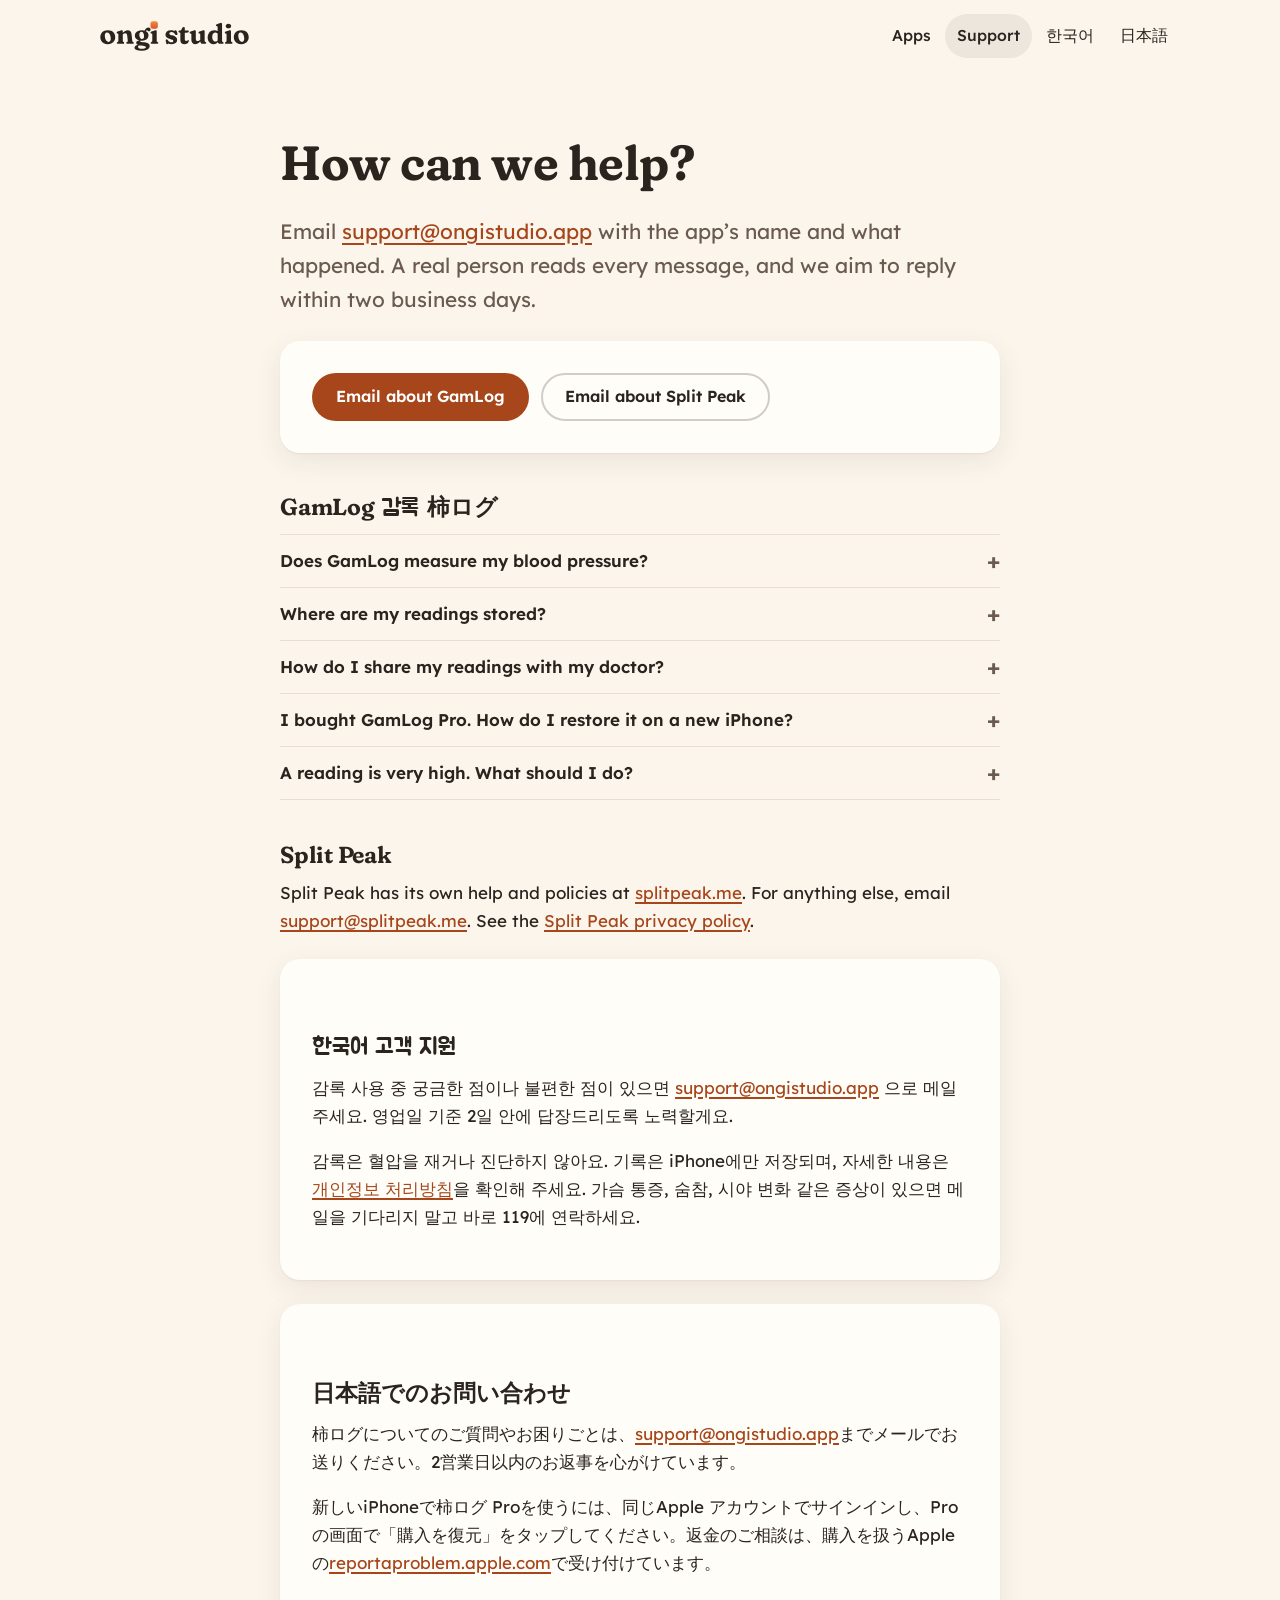
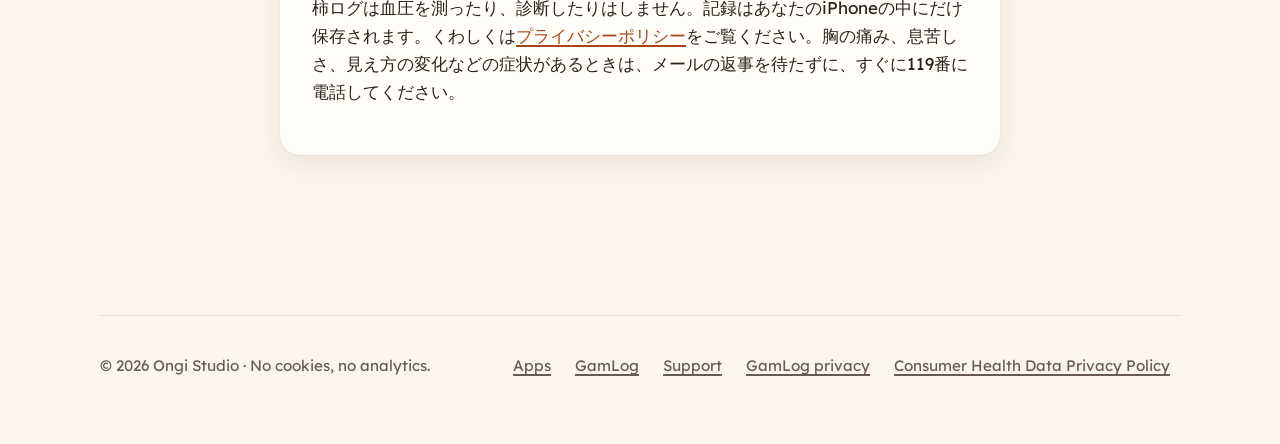
<file: support/index.html>
<!doctype html>
<html lang="en">
<head>
<meta charset="utf-8">
<meta name="viewport" content="width=device-width, initial-scale=1, viewport-fit=cover">
<title>Support — Ongi Studio</title>
<meta name="description" content="Get help with GamLog and Split Peak. Email support@ongistudio.app and we'll get back to you.">
<link rel="canonical" href="https://ongistudio.app/support/">
<link rel="icon" href="/assets/img/mark.svg" type="image/svg+xml">
<link rel="apple-touch-icon" href="/assets/img/apple-touch-icon.png">
<meta name="theme-color" content="#fbf5ec" media="(prefers-color-scheme: light)">
<meta name="theme-color" content="#17120f" media="(prefers-color-scheme: dark)">
<meta property="og:type" content="website">
<meta property="og:site_name" content="Ongi Studio">
<meta property="og:title" content="Support — Ongi Studio">
<meta property="og:description" content="Get help with GamLog and Split Peak.">
<meta property="og:url" content="https://ongistudio.app/support/">
<meta property="og:image" content="https://ongistudio.app/assets/img/og/studio.png">
<meta name="twitter:card" content="summary_large_image">
<link rel="stylesheet" href="/assets/css/site.css">
</head>
<body>
<a class="skip" href="#main">Skip to content</a>
<header class="site-header">
  <div class="wrap">
    <a class="brand" href="/" aria-label="Ongi Studio home"><img class="brand-mark" src="/assets/img/mark.svg" alt="" width="36" height="36"><img class="brand-word" src="/assets/img/logo.svg" alt="" width="149" height="30"></a>
    <nav aria-label="Main"><ul class="nav">
      <li><a href="/#apps">Apps</a></li>
      <li><a href="/support/" aria-current="page">Support</a></li>
      <li><a class="lang-switch" href="#ko" lang="ko">한국어</a></li>
      <li><a class="lang-switch" href="#ja" lang="ja">日本語</a></li>
    </ul></nav>
  </div>
</header>

<main id="main" class="doc">
  <div class="narrow">
    <h1>How can we help?</h1>
    <p class="lede">Email <a href="mailto:support@ongistudio.app">support@ongistudio.app</a> with the app’s name and what happened. A real person reads every message, and we aim to reply within two business days.</p>

    <div class="card">
      <div class="btn-row">
        <a class="btn btn-primary mail" href="mailto:support@ongistudio.app?subject=GamLog%20support">Email about GamLog</a>
        <a class="btn btn-quiet" href="mailto:support@splitpeak.me?subject=Split%20Peak%20support">Email about Split Peak</a>
      </div>
    </div>

    <h2 id="gamlog">GamLog <span class="ko" lang="ko">감록</span> <span class="ja" lang="ja">柿ログ</span></h2>
    <details>
      <summary>Does GamLog measure my blood pressure?</summary>
      <div><p>No. GamLog doesn’t measure blood pressure and doesn’t diagnose. Take readings with your own cuff, then type the numbers in. GamLog can’t tell you what a reading means for you. If you’re unsure, contact your doctor.</p></div>
    </details>
    <details>
      <summary>Where are my readings stored?</summary>
      <div><p>Only on your iPhone, in GamLog’s own storage, and in your device backup. GamLog has no account, no server and no analytics, so we can’t see your readings and can’t recover them for you. Keep your iPhone backed up. See the <a href="/gamlog/privacy/">privacy policy</a> for details.</p></div>
    </details>
    <details>
      <summary>How do I share my readings with my doctor?</summary>
      <div><p>Make the one-page report from the Report tab, then print it, save it to Files, or send it by Messages or Mail. You can also export every reading as a CSV file.</p></div>
    </details>
    <details>
      <summary>I bought GamLog Pro. How do I restore it on a new iPhone?</summary>
      <div><p>Sign in with the same Apple Account, open the Pro screen in GamLog and tap <b>Restore purchase</b>. Purchases are handled by Apple, so for refunds use <a href="https://reportaproblem.apple.com/">reportaproblem.apple.com</a>.</p></div>
    </details>
    <details>
      <summary>A reading is very high. What should I do?</summary>
      <div><p>GamLog will point you to guidance from the American Heart Association (in Korean, the KDCA; in Japanese, the Fire and Disaster Management Agency). If you have symptoms such as chest pain, shortness of breath or changes in vision, call 911 (119 in Korea and Japan) right away. Don’t wait for an email reply.</p></div>
    </details>

    <h2 id="splitpeak">Split Peak</h2>
    <p>Split Peak has its own help and policies at <a href="https://www.splitpeak.me/">splitpeak.me</a>. For anything else, email <a href="mailto:support@splitpeak.me">support@splitpeak.me</a>. See the <a href="https://www.splitpeak.me/privacy">Split Peak privacy policy</a>.</p>

    <section id="ko" lang="ko" class="card">
      <h2>한국어 고객 지원</h2>
      <p>감록 사용 중 궁금한 점이나 불편한 점이 있으면 <a href="mailto:support@ongistudio.app?subject=%EA%B0%90%EB%A1%9D%20%EB%AC%B8%EC%9D%98">support@ongistudio.app</a> 으로 메일 주세요. 영업일 기준 2일 안에 답장드리도록 노력할게요.</p>
      <p>감록은 혈압을 재거나 진단하지 않아요. 기록은 iPhone에만 저장되며, 자세한 내용은 <a href="/gamlog/privacy/ko/">개인정보 처리방침</a>을 확인해 주세요. 가슴 통증, 숨참, 시야 변화 같은 증상이 있으면 메일을 기다리지 말고 바로 119에 연락하세요.</p>
    </section>

    <section id="ja" lang="ja" class="card">
      <h2>日本語でのお問い合わせ</h2>
      <p>柿ログについてのご質問やお困りごとは、<a href="mailto:support@ongistudio.app?subject=%E6%9F%BF%E3%83%AD%E3%82%B0%E3%81%AE%E3%81%8A%E5%95%8F%E3%81%84%E5%90%88%E3%82%8F%E3%81%9B">support@ongistudio.app</a>までメールでお送りください。2営業日以内のお返事を心がけています。</p>
      <p>新しいiPhoneで柿ログ Proを使うには、同じApple アカウントでサインインし、Proの画面で「購入を復元」をタップしてください。返金のご相談は、購入を扱うAppleの<a href="https://reportaproblem.apple.com/">reportaproblem.apple.com</a>で受け付けています。</p>
      <p>柿ログは血圧を測ったり、診断したりはしません。記録はあなたのiPhoneの中にだけ保存されます。くわしくは<a href="/gamlog/privacy/ja/">プライバシーポリシー</a>をご覧ください。胸の痛み、息苦しさ、見え方の変化などの症状があるときは、メールの返事を待たずに、すぐに119番に電話してください。</p>
    </section>
  </div>
</main>

<footer class="site-footer">
  <div class="wrap">
    <p>© 2026 Ongi Studio · No cookies, no analytics.</p>
    <ul>
      <li><a href="/#apps">Apps</a></li>
      <li><a href="/gamlog/">GamLog</a></li>
      <li><a href="/support/">Support</a></li>
      <li><a href="/gamlog/privacy/">GamLog privacy</a></li>
      <li><a href="/gamlog/privacy/health-data/">Consumer Health Data Privacy Policy</a></li>
    </ul>
  </div>
</footer>
</body>
</html>
</file>
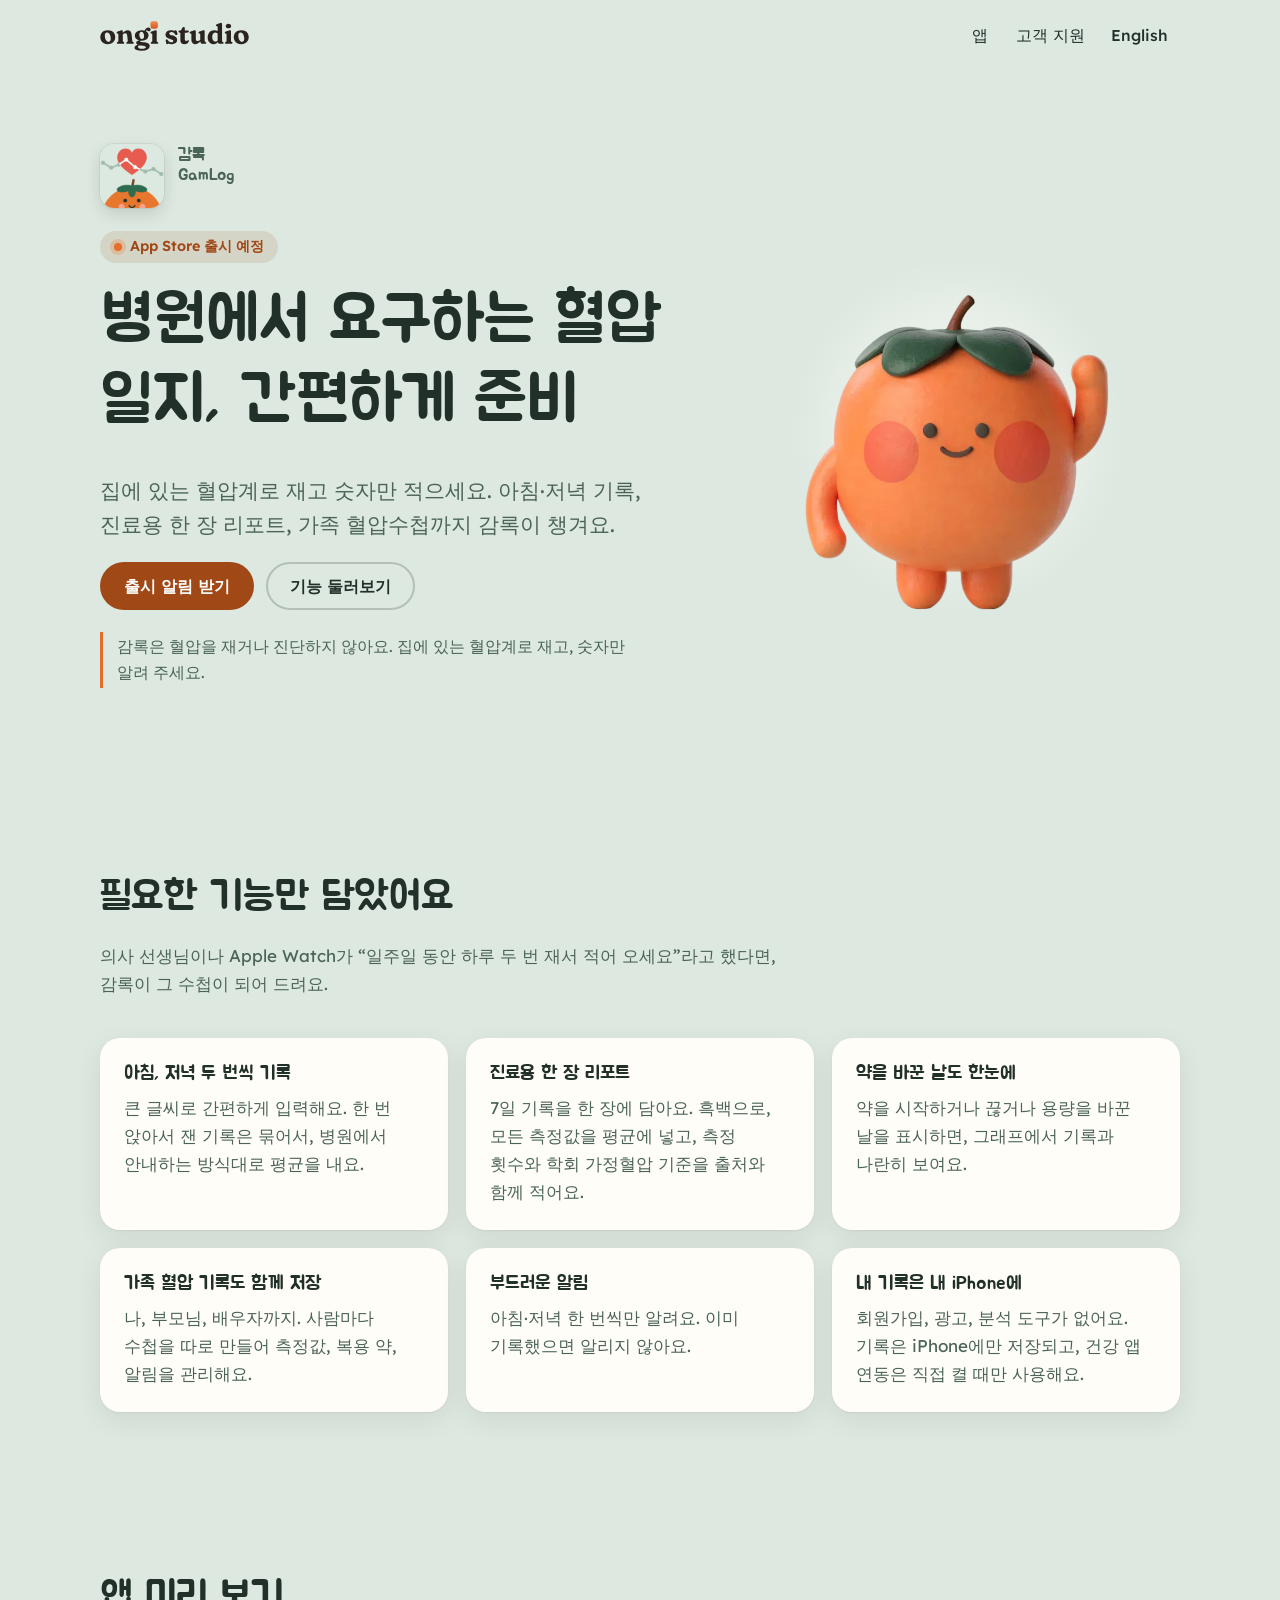
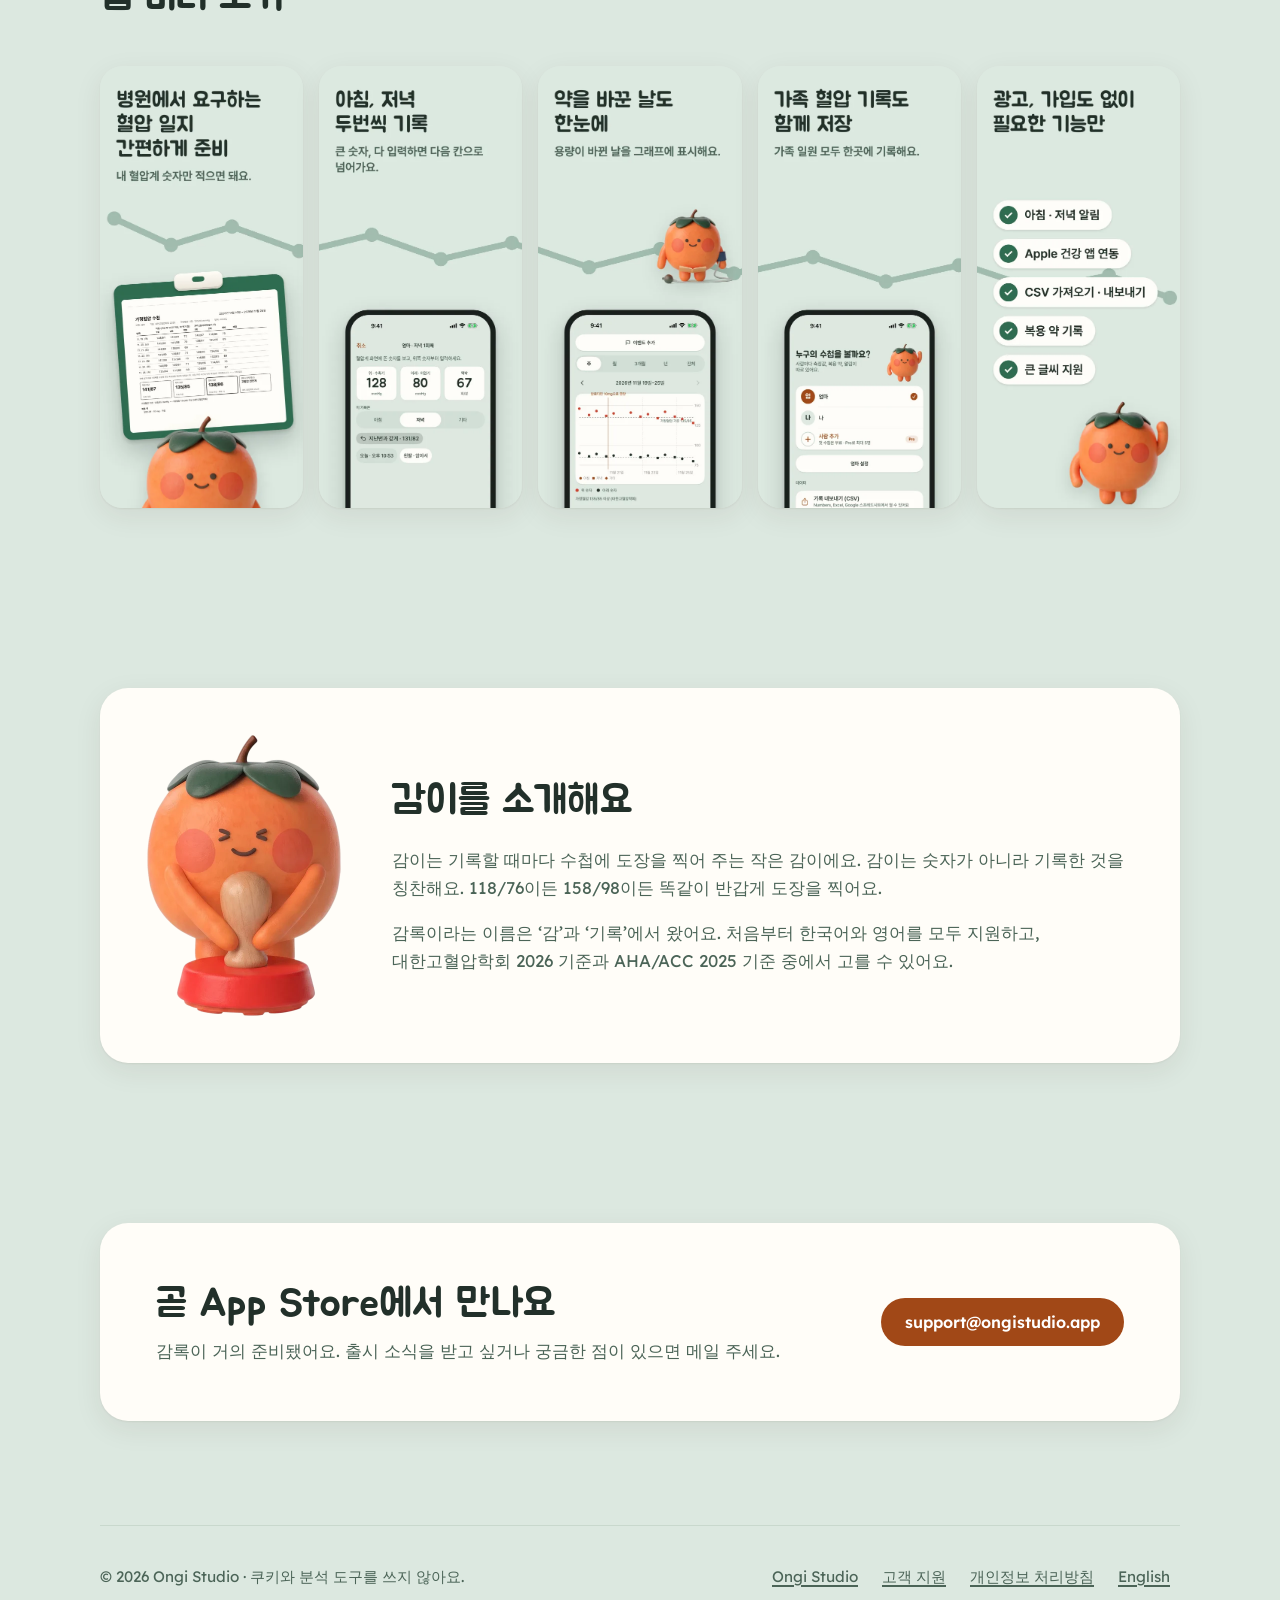
<file: gamlog/ko/index.html>
<!doctype html>
<html lang="ko">
<head>
<meta charset="utf-8">
<meta name="viewport" content="width=device-width, initial-scale=1, viewport-fit=cover">
<title>감록 — 병원에서 요구하는 혈압 일지</title>
<meta name="description" content="집에 있는 혈압계로 재고 숫자만 적으세요. 아침·저녁 기록, 진료용 한 장 리포트, 가족 혈압수첩까지 감록이 챙겨요. App Store 출시 예정.">
<link rel="canonical" href="https://ongistudio.app/gamlog/ko/">
<link rel="alternate" hreflang="en" href="https://ongistudio.app/gamlog/">
<link rel="alternate" hreflang="ko" href="https://ongistudio.app/gamlog/ko/">
<link rel="icon" href="/assets/img/mark.svg" type="image/svg+xml">
<link rel="apple-touch-icon" href="/assets/img/apple-touch-icon.png">
<meta name="theme-color" content="#dce8e0" media="(prefers-color-scheme: light)">
<meta name="theme-color" content="#131b17" media="(prefers-color-scheme: dark)">
<meta property="og:type" content="website">
<meta property="og:site_name" content="Ongi Studio">
<meta property="og:locale" content="ko_KR">
<meta property="og:title" content="감록 — 병원에서 요구하는 혈압 일지">
<meta property="og:description" content="집에 있는 혈압계로 재고 숫자만 적으세요. 감록이 수첩을 챙겨요. App Store 출시 예정.">
<meta property="og:url" content="https://ongistudio.app/gamlog/ko/">
<meta property="og:image" content="https://ongistudio.app/assets/img/og/gamlog-ko.png">
<meta name="twitter:card" content="summary_large_image">
<link rel="preload" href="/assets/fonts/jua-subset.woff2" as="font" type="font/woff2" crossorigin>
<link rel="stylesheet" href="/assets/css/site.css">
</head>
<body class="theme-gamlog">
<a class="skip" href="#main">본문으로 건너뛰기</a>
<header class="site-header">
  <div class="wrap">
    <a class="brand" href="/" aria-label="Ongi Studio 홈"><img class="brand-mark" src="/assets/img/mark.svg" alt="" width="36" height="36"><img class="brand-word" src="/assets/img/logo.svg" alt="" width="149" height="30"></a>
    <nav aria-label="메뉴"><ul class="nav">
      <li><a href="/#apps">앱</a></li>
      <li><a href="/support/#ko">고객 지원</a></li>
      <li><a class="lang-switch" href="/gamlog/" lang="en" hreflang="en">English</a></li>
    </ul></nav>
  </div>
</header>

<main id="main">
  <section class="gl-hero">
    <div class="wrap">
      <div>
        <div class="gl-id">
          <img src="/assets/img/apps/gamlog.webp" alt="" width="64" height="64">
          <p class="name"><span class="ko">감록</span> <span class="ko" lang="en">GamLog</span></p>
        </div>
        <span class="pill"><span class="dot" aria-hidden="true"></span>App Store 출시 예정</span>
        <h1>병원에서 요구하는 혈압 일지, 간편하게 준비</h1>
        <p class="lede">집에 있는 혈압계로 재고 숫자만 적으세요. 아침·저녁 기록, 진료용 한 장 리포트, 가족 혈압수첩까지 감록이 챙겨요.</p>
        <div class="btn-row">
          <a class="btn btn-primary" href="mailto:support@ongistudio.app?subject=%EA%B0%90%EB%A1%9D%20%EC%B6%9C%EC%8B%9C%20%EC%95%8C%EB%A6%BC">출시 알림 받기</a>
          <a class="btn btn-quiet" href="#features">기능 둘러보기</a>
        </div>
        <p class="note">감록은 혈압을 재거나 진단하지 않아요. 집에 있는 혈압계로 재고, 숫자만 알려 주세요.</p>
      </div>
      <div class="gl-art">
        <img src="/assets/img/gamlog/gami-wave.webp" alt="작은 감, 감이가 손을 흔들며 인사해요" width="498" height="516">
      </div>
    </div>
  </section>

  <section class="section" id="features" aria-labelledby="features-title">
    <div class="wrap">
      <div class="section-head">
        <h2 id="features-title">필요한 기능만 담았어요</h2>
        <p>의사 선생님이나 Apple Watch가 “일주일 동안 하루 두 번 재서 적어 오세요”라고 했다면, 감록이 그 수첩이 되어 드려요.</p>
      </div>
      <ul class="features">
        <li>
          <h3>아침, 저녁 두 번씩 기록</h3>
          <p>큰 글씨로 간편하게 입력해요. 한 번 앉아서 잰 기록은 묶어서, 병원에서 안내하는 방식대로 평균을 내요.</p>
        </li>
        <li>
          <h3>진료용 한 장 리포트</h3>
          <p>7일 기록을 한 장에 담아요. 흑백으로, 모든 측정값을 평균에 넣고, 측정 횟수와 학회 가정혈압 기준을 출처와 함께 적어요.</p>
        </li>
        <li>
          <h3>약을 바꾼 날도 한눈에</h3>
          <p>약을 시작하거나 끊거나 용량을 바꾼 날을 표시하면, 그래프에서 기록과 나란히 보여요.</p>
        </li>
        <li>
          <h3>가족 혈압 기록도 함께 저장</h3>
          <p>나, 부모님, 배우자까지. 사람마다 수첩을 따로 만들어 측정값, 복용 약, 알림을 관리해요.</p>
        </li>
        <li>
          <h3>부드러운 알림</h3>
          <p>아침·저녁 한 번씩만 알려요. 이미 기록했으면 알리지 않아요.</p>
        </li>
        <li>
          <h3>내 기록은 내 iPhone에</h3>
          <p>회원가입, 광고, 분석 도구가 없어요. 기록은 iPhone에만 저장되고, 건강 앱 연동은 직접 켤 때만 사용해요.</p>
        </li>
      </ul>
    </div>
  </section>

  <section class="section-tight" aria-labelledby="shots-title">
    <div class="wrap">
      <div class="section-head">
        <h2 id="shots-title">앱 미리 보기</h2>
      </div>
      <div class="shots" tabindex="0" aria-label="앱 화면, 옆으로 넘겨 보세요">
        <img src="/assets/img/gamlog/screens/ko/01.webp" alt="리포트 화면: 클립보드에 끼운 한 장짜리 가정혈압 기록" width="540" height="1174" loading="lazy">
        <img src="/assets/img/gamlog/screens/ko/02.webp" alt="입력 화면: 아침, 저녁 두 번씩 기록" width="540" height="1174" loading="lazy">
        <img src="/assets/img/gamlog/screens/ko/03.webp" alt="약을 바꾼 날 전후의 기록을 보여 주는 그래프" width="540" height="1174" loading="lazy">
        <img src="/assets/img/gamlog/screens/ko/04.webp" alt="가족마다 수첩이 있는 사람 화면" width="540" height="1174" loading="lazy">
        <img src="/assets/img/gamlog/screens/ko/05.webp" alt="광고, 가입도 없이 필요한 기능만" width="540" height="1174" loading="lazy">
      </div>
    </div>
  </section>

  <section class="section" aria-labelledby="gami-title">
    <div class="wrap gami">
      <img src="/assets/img/gamlog/gami-stamp.webp" alt="도장을 찍는 감이" width="400" height="574" loading="lazy">
      <div>
        <h2 id="gami-title">감이를 소개해요</h2>
        <p>감이는 기록할 때마다 수첩에 도장을 찍어 주는 작은 감이에요. 감이는 숫자가 아니라 기록한 것을 칭찬해요. 118/76이든 158/98이든 똑같이 반갑게 도장을 찍어요.</p>
        <p>감록이라는 이름은 ‘감’과 ‘기록’에서 왔어요. 처음부터 한국어와 영어를 모두 지원하고, 대한고혈압학회 2026 기준과 AHA/ACC 2025 기준 중에서 고를 수 있어요.</p>
      </div>
    </div>
  </section>

  <section class="section-tight" aria-labelledby="soon-title">
    <div class="wrap band">
      <div>
        <h2 id="soon-title">곧 App Store에서 만나요</h2>
        <p>감록이 거의 준비됐어요. 출시 소식을 받고 싶거나 궁금한 점이 있으면 메일 주세요.</p>
      </div>
      <a class="btn btn-primary mail" href="mailto:support@ongistudio.app?subject=%EA%B0%90%EB%A1%9D%20%EC%B6%9C%EC%8B%9C%20%EC%95%8C%EB%A6%BC">support@ongistudio.app</a>
    </div>
  </section>
</main>

<footer class="site-footer">
  <div class="wrap">
    <p>© 2026 Ongi Studio · 쿠키와 분석 도구를 쓰지 않아요.</p>
    <ul>
      <li><a href="/" lang="en">Ongi Studio</a></li>
      <li><a href="/support/#ko">고객 지원</a></li>
      <li><a href="/gamlog/privacy/ko/">개인정보 처리방침</a></li>
      <li><a href="/gamlog/" lang="en" hreflang="en">English</a></li>
    </ul>
  </div>
</footer>
</body>
</html>
</file>
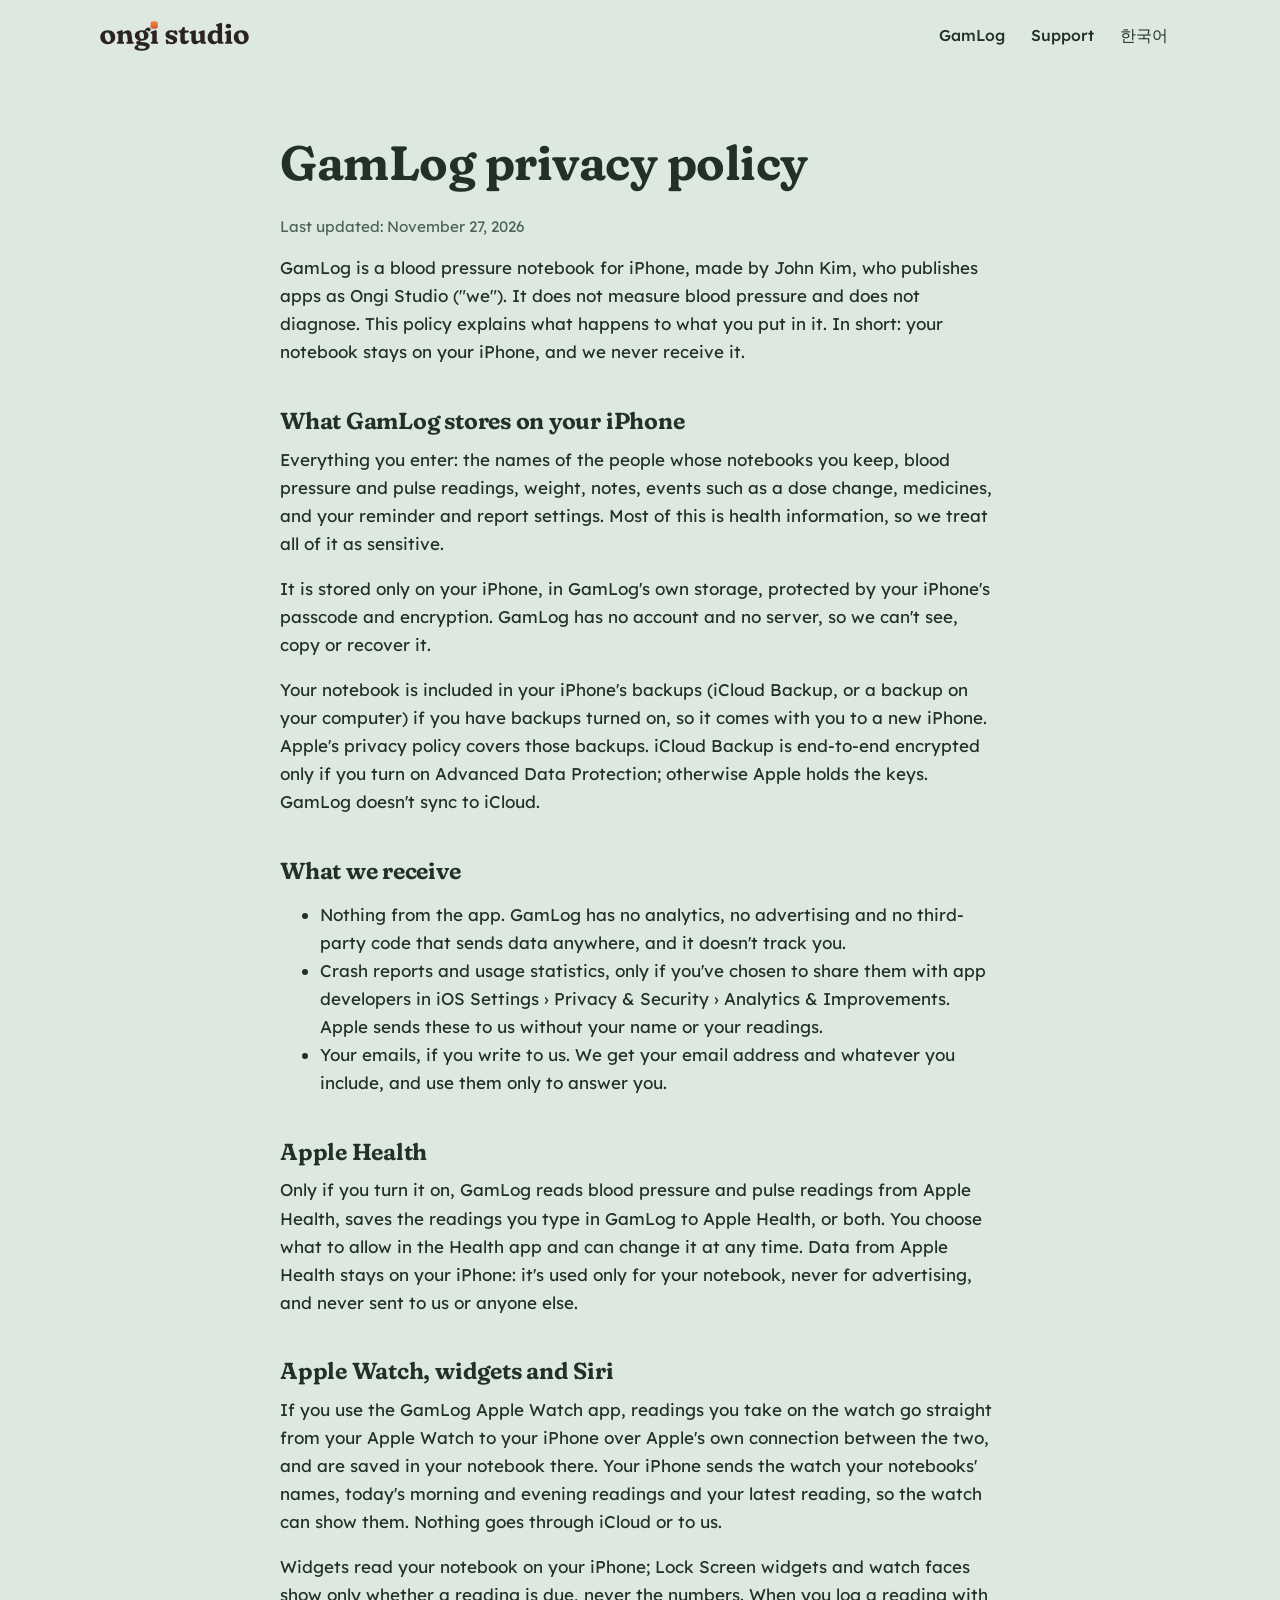
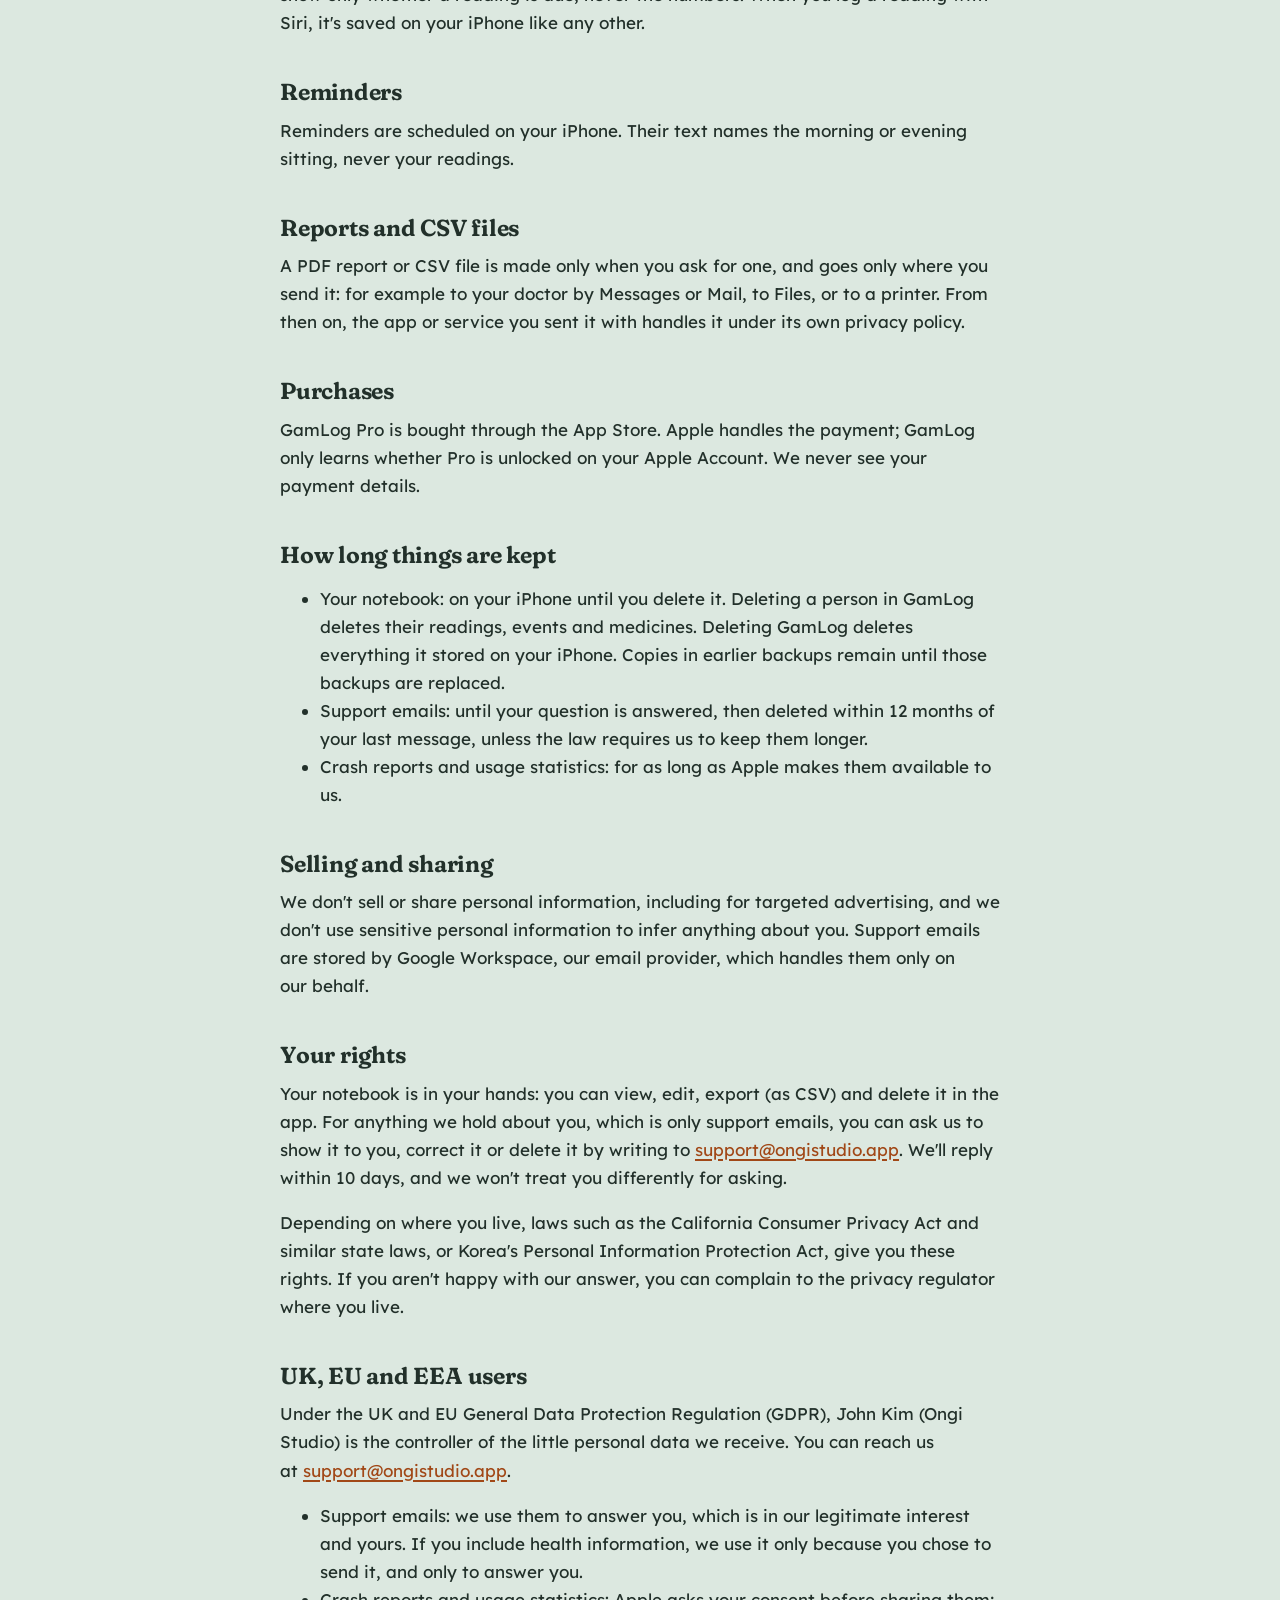
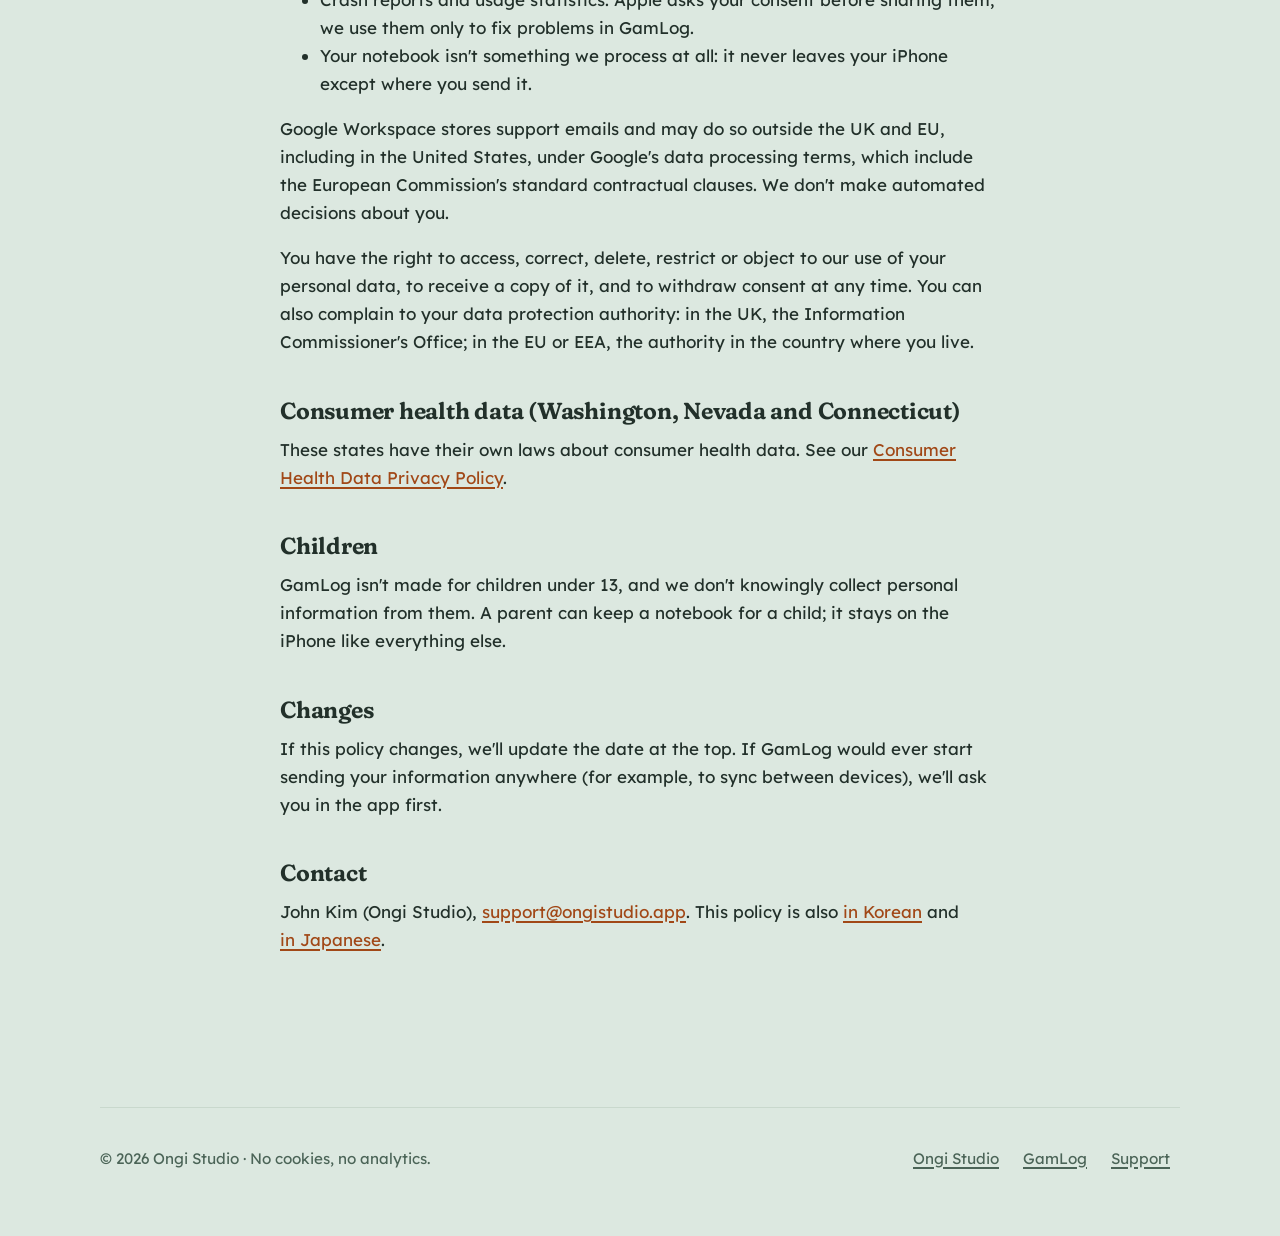
<file: gamlog/privacy/index.html>
<!doctype html>
<html lang="en">
<head>
<meta charset="utf-8">
<meta name="viewport" content="width=device-width, initial-scale=1, viewport-fit=cover">
<title>GamLog Privacy Policy</title>
<meta name="description" content="GamLog keeps your blood pressure notebook on your iPhone. No account, no server, no analytics, no advertising.">
<link rel="canonical" href="https://ongistudio.app/gamlog/privacy/">
<link rel="alternate" hreflang="en" href="https://ongistudio.app/gamlog/privacy/">
<link rel="alternate" hreflang="ko" href="https://ongistudio.app/gamlog/privacy/ko/">
<link rel="alternate" hreflang="ja" href="https://ongistudio.app/gamlog/privacy/ja/">
<link rel="icon" href="/assets/img/mark.svg" type="image/svg+xml">
<link rel="apple-touch-icon" href="/assets/img/apple-touch-icon.png">
<meta name="theme-color" content="#dce8e0" media="(prefers-color-scheme: light)">
<meta name="theme-color" content="#131b17" media="(prefers-color-scheme: dark)">
<link rel="stylesheet" href="/assets/css/site.css">
</head>
<body class="theme-gamlog">
<!-- Generated by scripts/sync_privacy.py from bp-log/GamLog/Resources/privacy-en.md. Edit the source, not this file. -->
<a class="skip" href="#main">Skip to content</a>
<header class="site-header">
  <div class="wrap">
    <a class="brand" href="/" aria-label="Ongi Studio"><img class="brand-mark" src="/assets/img/mark.svg" alt="" width="36" height="36"><img class="brand-word" src="/assets/img/logo.svg" alt="" width="149" height="30"></a>
    <nav aria-label="Main"><ul class="nav">
      <li><a href="/gamlog/">GamLog</a></li>
      <li><a href="/support/">Support</a></li>
      <li><a class="lang-switch" href="/gamlog/privacy/ko/" lang="ko" hreflang="ko">한국어</a></li>
    </ul></nav>
  </div>
</header>

<main id="main" class="doc">
  <div class="narrow">
    <h1>GamLog privacy policy</h1>
    <p class="updated">Last updated: November 27, 2026</p>
    <p>GamLog is a blood pressure notebook for iPhone, made by John Kim, who publishes apps as Ongi Studio ("we"). It does not measure blood pressure and does not diagnose. This policy explains what happens to what you put in it. In short: your notebook stays on your iPhone, and we never receive it.</p>
    <h2>What GamLog stores on your iPhone</h2>
    <p>Everything you enter: the names of the people whose notebooks you keep, blood pressure and pulse readings, weight, notes, events such as a dose change, medicines, and your reminder and report settings. Most of this is health information, so we treat all of it as sensitive.</p>
    <p>It is stored only on your iPhone, in GamLog's own storage, protected by your iPhone's passcode and encryption. GamLog has no account and no server, so we can't see, copy or recover it.</p>
    <p>Your notebook is included in your iPhone's backups (iCloud Backup, or a backup on your computer) if you have backups turned on, so it comes with you to a new iPhone. Apple's privacy policy covers those backups. iCloud Backup is end-to-end encrypted only if you turn on Advanced Data Protection; otherwise Apple holds the keys. GamLog doesn't sync to iCloud.</p>
    <h2>What we receive</h2>
    <ul>
      <li>Nothing from the app. GamLog has no analytics, no advertising and no third-party code that sends data anywhere, and it doesn't track you.</li>
      <li>Crash reports and usage statistics, only if you've chosen to share them with app developers in iOS Settings › Privacy &amp; Security › Analytics &amp; Improvements. Apple sends these to us without your name or your readings.</li>
      <li>Your emails, if you write to us. We get your email address and whatever you include, and use them only to answer you.</li>
    </ul>
    <h2>Apple Health</h2>
    <p>Only if you turn it on, GamLog reads blood pressure and pulse readings from Apple Health, saves the readings you type in GamLog to Apple Health, or both. You choose what to allow in the Health app and can change it at any time. Data from Apple Health stays on your iPhone: it's used only for your notebook, never for advertising, and never sent to us or anyone else.</p>
    <h2>Apple Watch, widgets and Siri</h2>
    <p>If you use the GamLog Apple Watch app, readings you take on the watch go straight from your Apple Watch to your iPhone over Apple's own connection between the two, and are saved in your notebook there. Your iPhone sends the watch your notebooks' names, today's morning and evening readings and your latest reading, so the watch can show them. Nothing goes through iCloud or to us.</p>
    <p>Widgets read your notebook on your iPhone; Lock Screen widgets and watch faces show only whether a reading is due, never the numbers. When you log a reading with Siri, it's saved on your iPhone like any other.</p>
    <h2>Reminders</h2>
    <p>Reminders are scheduled on your iPhone. Their text names the morning or evening sitting, never your readings.</p>
    <h2>Reports and CSV files</h2>
    <p>A PDF report or CSV file is made only when you ask for one, and goes only where you send it: for example to your doctor by Messages or Mail, to Files, or to a printer. From then on, the app or service you sent it with handles it under its own privacy policy.</p>
    <h2>Purchases</h2>
    <p>GamLog Pro is bought through the App Store. Apple handles the payment; GamLog only learns whether Pro is unlocked on your Apple Account. We never see your payment details.</p>
    <h2>How long things are kept</h2>
    <ul>
      <li>Your notebook: on your iPhone until you delete it. Deleting a person in GamLog deletes their readings, events and medicines. Deleting GamLog deletes everything it stored on your iPhone. Copies in earlier backups remain until those backups are replaced.</li>
      <li>Support emails: until your question is answered, then deleted within 12 months of your last message, unless the law requires us to keep them longer.</li>
      <li>Crash reports and usage statistics: for as long as Apple makes them available to us.</li>
    </ul>
    <h2>Selling and sharing</h2>
    <p>We don't sell or share personal information, including for targeted advertising, and we don't use sensitive personal information to infer anything about you. Support emails are stored by Google Workspace, our email provider, which handles them only on our behalf.</p>
    <h2>Your rights</h2>
    <p>Your notebook is in your hands: you can view, edit, export (as CSV) and delete it in the app. For anything we hold about you, which is only support emails, you can ask us to show it to you, correct it or delete it by writing to <a href="mailto:support@ongistudio.app">support@ongistudio.app</a>. We'll reply within 10 days, and we won't treat you differently for asking.</p>
    <p>Depending on where you live, laws such as the California Consumer Privacy Act and similar state laws, or Korea's Personal Information Protection Act, give you these rights. If you aren't happy with our answer, you can complain to the privacy regulator where you live.</p>
    <h2>UK, EU and EEA users</h2>
    <p>Under the UK and EU General Data Protection Regulation (GDPR), John Kim (Ongi Studio) is the controller of the little personal data we receive. You can reach us at <a href="mailto:support@ongistudio.app">support@ongistudio.app</a>.</p>
    <ul>
      <li>Support emails: we use them to answer you, which is in our legitimate interest and yours. If you include health information, we use it only because you chose to send it, and only to answer you.</li>
      <li>Crash reports and usage statistics: Apple asks your consent before sharing them; we use them only to fix problems in GamLog.</li>
      <li>Your notebook isn't something we process at all: it never leaves your iPhone except where you send it.</li>
    </ul>
    <p>Google Workspace stores support emails and may do so outside the UK and EU, including in the United States, under Google's data processing terms, which include the European Commission's standard contractual clauses. We don't make automated decisions about you.</p>
    <p>You have the right to access, correct, delete, restrict or object to our use of your personal data, to receive a copy of it, and to withdraw consent at any time. You can also complain to your data protection authority: in the UK, the Information Commissioner's Office; in the EU or EEA, the authority in the country where you live.</p>
    <h2>Consumer health data (Washington, Nevada and Connecticut)</h2>
    <p>These states have their own laws about consumer health data. See our <a href="/gamlog/privacy/health-data/">Consumer Health Data Privacy Policy</a>.</p>
    <h2>Children</h2>
    <p>GamLog isn't made for children under 13, and we don't knowingly collect personal information from them. A parent can keep a notebook for a child; it stays on the iPhone like everything else.</p>
    <h2>Changes</h2>
    <p>If this policy changes, we'll update the date at the top. If GamLog would ever start sending your information anywhere (for example, to sync between devices), we'll ask you in the app first.</p>
    <h2>Contact</h2>
    <p>John Kim (Ongi Studio), <a href="mailto:support@ongistudio.app">support@ongistudio.app</a>. This policy is also <a href="/gamlog/privacy/ko/">in Korean</a> and <a href="/gamlog/privacy/ja/">in Japanese</a>.</p>
  </div>
</main>

<footer class="site-footer">
  <div class="wrap">
    <p>© 2026 Ongi Studio · No cookies, no analytics.</p>
    <ul>
      <li><a href="/" lang="en">Ongi Studio</a></li>
      <li><a href="/gamlog/">GamLog</a></li>
      <li><a href="/support/">Support</a></li>
    </ul>
  </div>
</footer>
</body>
</html>
</file>
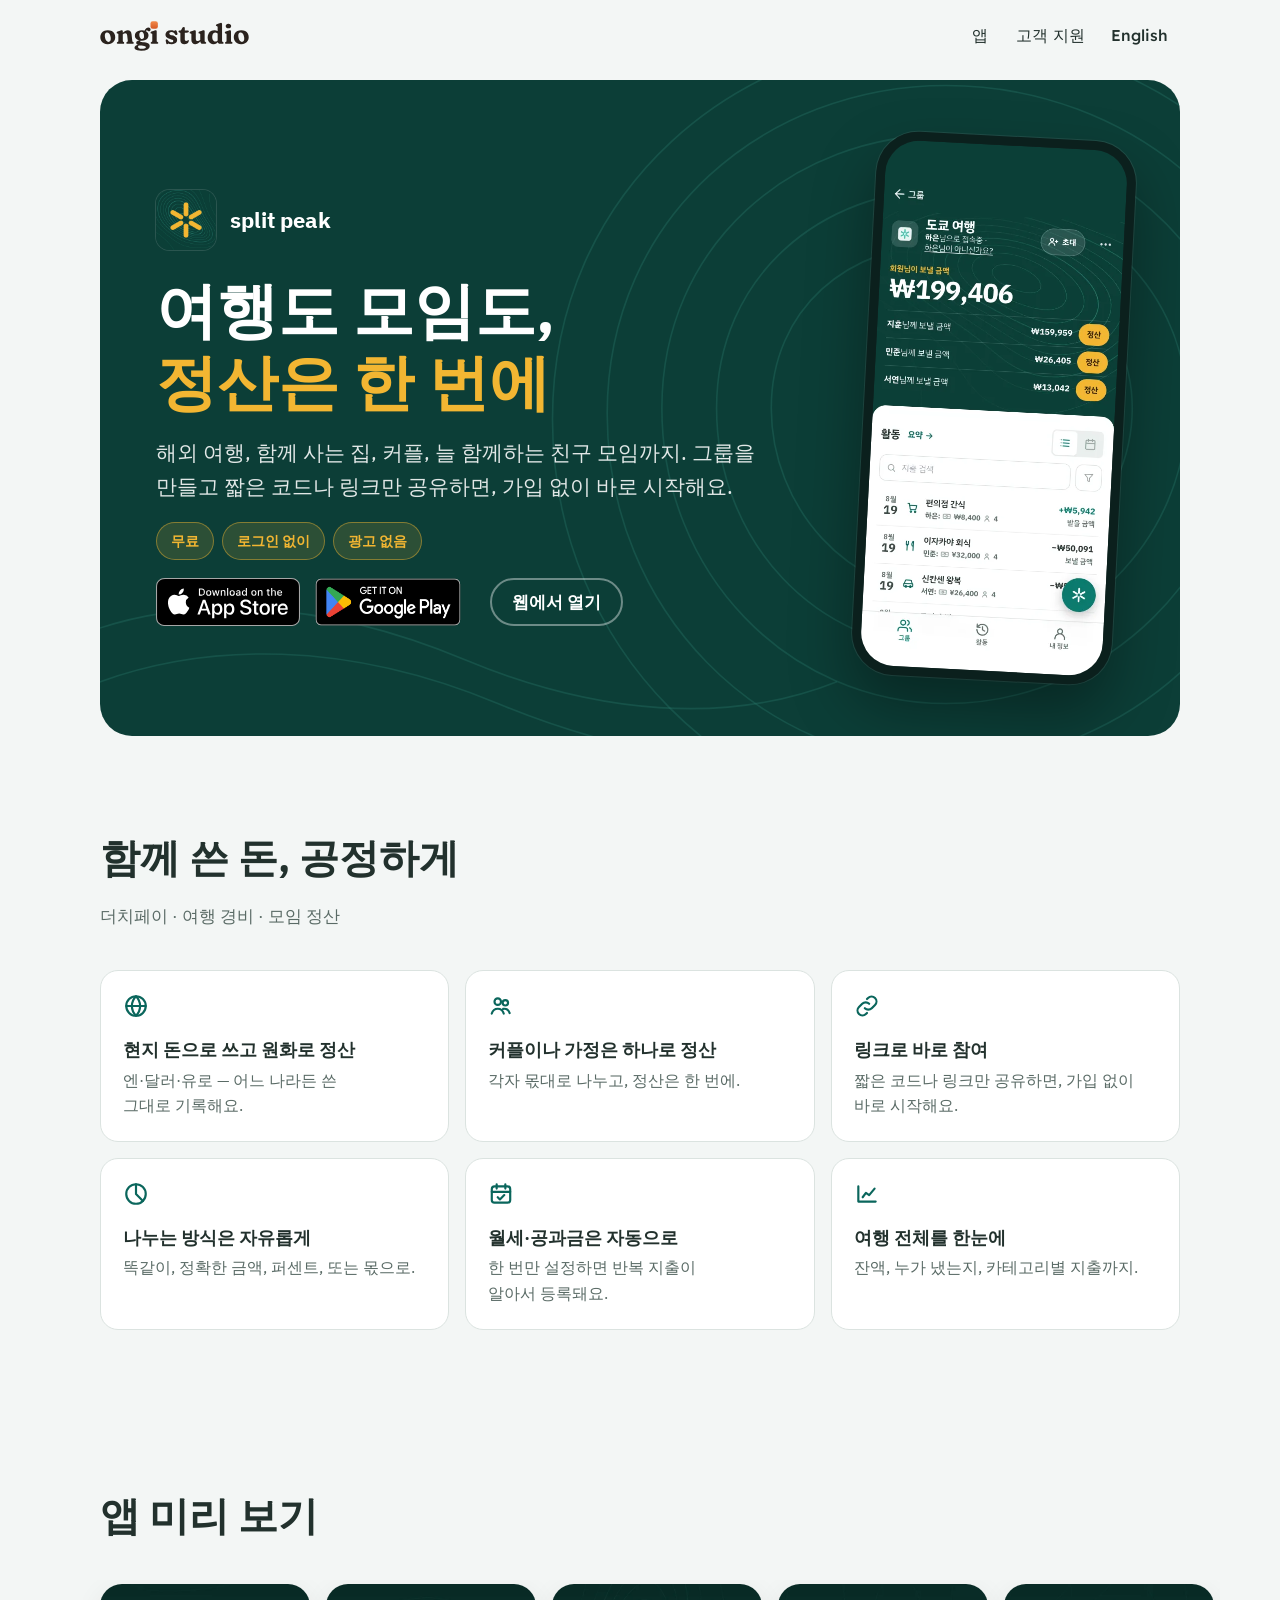
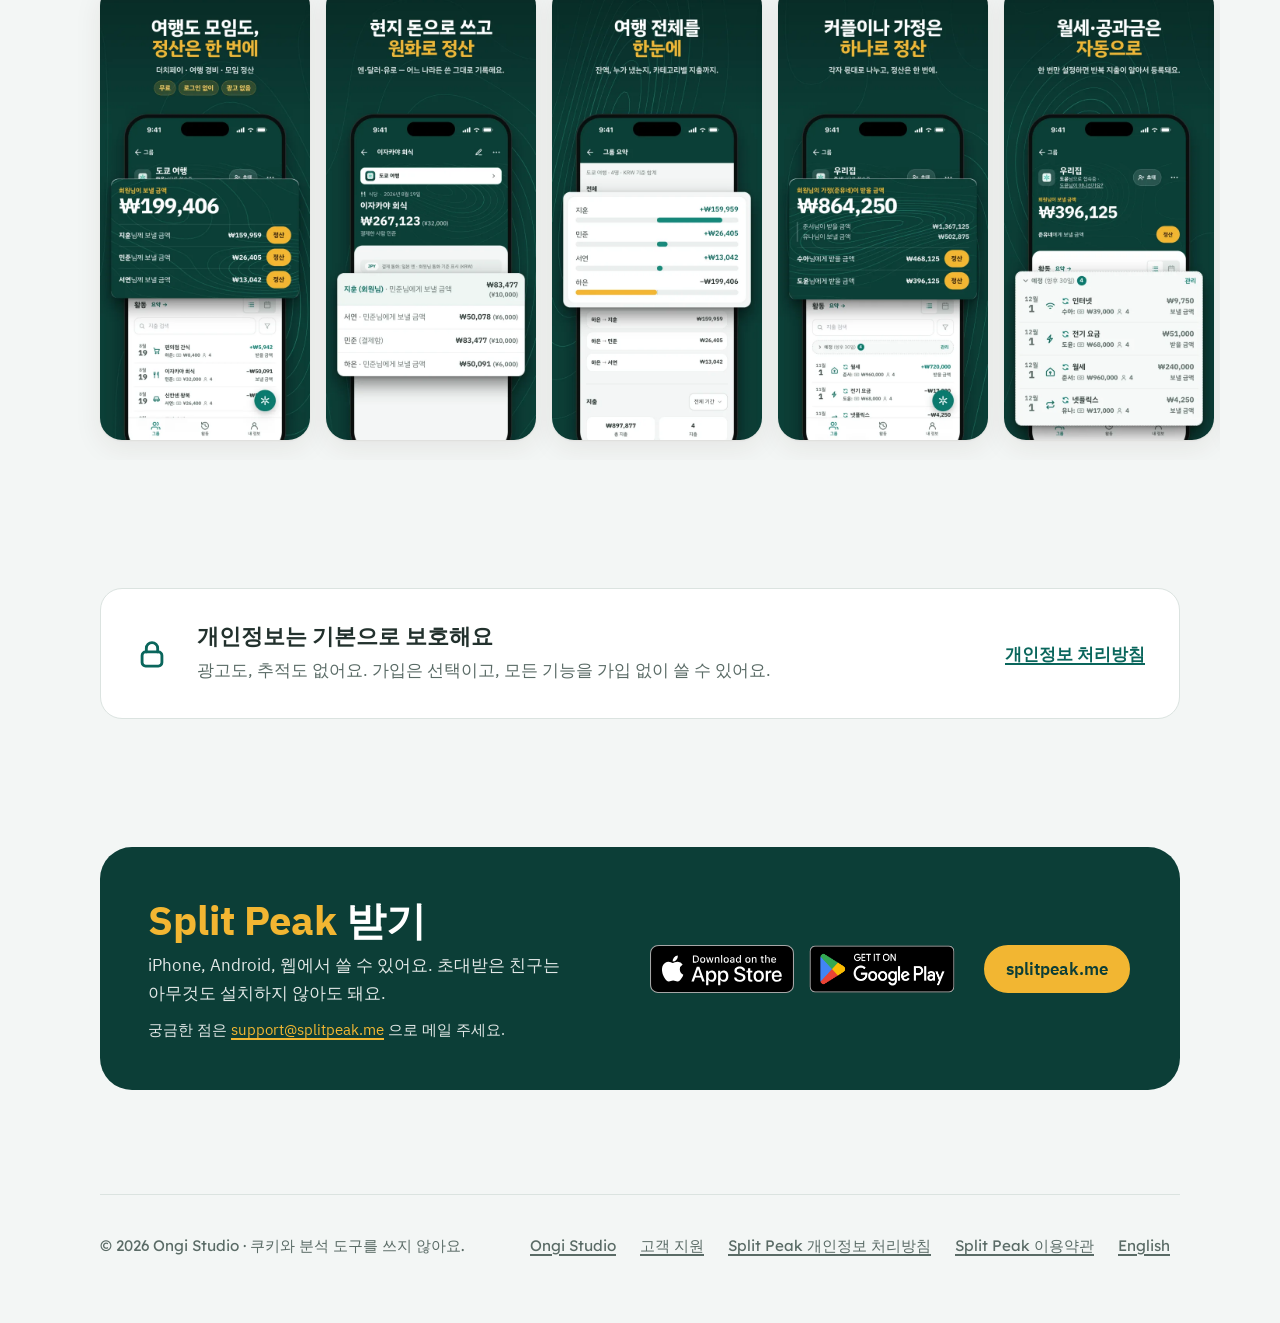
<file: splitpeak/ko/index.html>
<!doctype html>
<html lang="ko">
<head>
<meta charset="utf-8">
<meta name="viewport" content="width=device-width, initial-scale=1, viewport-fit=cover">
<title>Split Peak — 여행도 모임도, 정산은 한 번에</title>
<meta name="description" content="Split Peak는 어떤 그룹이든 지출을 공정하고 빠르게 나누는 정산 앱이에요. 링크만 공유하면 가입 없이 바로 시작하고, 가정은 하나로, 어떤 화폐든 가장 적은 횟수로 정산해요. iPhone, Android, 웹.">
<link rel="canonical" href="https://ongistudio.app/splitpeak/ko/">
<link rel="alternate" hreflang="en" href="https://ongistudio.app/splitpeak/">
<link rel="alternate" hreflang="ko" href="https://ongistudio.app/splitpeak/ko/">
<link rel="icon" href="/assets/img/mark.svg" type="image/svg+xml">
<link rel="apple-touch-icon" href="/assets/img/apple-touch-icon.png">
<meta name="theme-color" content="#f3f6f5" media="(prefers-color-scheme: light)">
<meta name="theme-color" content="#0f1a18" media="(prefers-color-scheme: dark)">
<meta property="og:type" content="website">
<meta property="og:site_name" content="Ongi Studio">
<meta property="og:locale" content="ko_KR">
<meta property="og:title" content="Split Peak — 여행도 모임도, 정산은 한 번에">
<meta property="og:description" content="더치페이 · 여행 경비 · 모임 정산. 링크만 공유하면 가입 없이 바로 시작해요.">
<meta property="og:url" content="https://ongistudio.app/splitpeak/ko/">
<meta property="og:image" content="https://ongistudio.app/assets/img/og/splitpeak-ko.png">
<meta name="twitter:card" content="summary_large_image">
<link rel="stylesheet" href="/assets/css/site.css">
</head>
<body class="theme-splitpeak">
<a class="skip" href="#main">본문으로 건너뛰기</a>
<header class="site-header">
  <div class="wrap">
    <a class="brand" href="/" aria-label="Ongi Studio 홈"><img class="brand-mark" src="/assets/img/mark.svg" alt="" width="36" height="36"><img class="brand-word" src="/assets/img/logo.svg" alt="" width="149" height="30"></a>
    <nav aria-label="메뉴"><ul class="nav">
      <li><a href="/#apps">앱</a></li>
      <li><a href="/support/#splitpeak">고객 지원</a></li>
      <li><a class="lang-switch" href="/splitpeak/" lang="en" hreflang="en">English</a></li>
    </ul></nav>
  </div>
</header>

<main id="main">
  <section class="sp-hero">
    <div class="wrap">
      <div class="sp-band">
        <svg class="contours" viewBox="0 0 1000 600" preserveAspectRatio="xMidYMid slice" aria-hidden="true">
          <g fill="none" stroke="#2a7a6c" stroke-opacity="0.35" stroke-width="1.5">
            <path d="M620 300c0-90 70-150 160-150s170 60 170 150-80 170-170 170-160-80-160-170z"></path>
            <path d="M570 300c0-120 95-200 210-200s220 80 220 200-100 220-220 220-210-100-210-220z"></path>
            <path d="M520 300c0-150 120-250 260-250s270 100 270 250-125 270-270 270-260-120-260-270z"></path>
            <path d="M470 305c0-180 145-300 310-300s320 120 320 300-150 320-320 320-310-140-310-320z"></path>
            <path d="M420 310c0-210 170-350 360-350s370 140 370 350-175 370-370 370-360-160-360-370z"></path>
            <path d="M-40 520c120-60 260-40 380 10s240 60 340 20"></path>
            <path d="M-40 570c140-70 290-50 410 0s250 70 360 30"></path>
          </g>
        </svg>
        <div class="copy">
          <p class="sp-id" lang="en"><img src="/assets/img/apps/splitpeak.webp" alt="" width="60" height="60">split peak</p>
          <h1>여행도 모임도,<br><span>정산은 한 번에</span></h1>
          <p class="lede">해외 여행, 함께 사는 집, 커플, 늘 함께하는 친구 모임까지. 그룹을 만들고 짧은 코드나 링크만 공유하면, 가입 없이 바로 시작해요.</p>
          <ul class="sp-chips" aria-label="한눈에 보기">
            <li>무료</li>
            <li>로그인 없이</li>
            <li>광고 없음</li>
          </ul>
          <div class="sp-get">
            <a href="https://apps.apple.com/kr/app/id6786474883" aria-label="App Store에서 Split Peak 다운로드"><img class="badge-apple" src="/assets/img/badges/badge-app-store.svg" alt="" width="120" height="40"></a>
            <a href="https://play.google.com/store/apps/details?id=me.splitpeak.app&amp;hl=ko" aria-label="Google Play에서 Split Peak 받기"><img class="badge-google" src="/assets/img/badges/badge-google-play.png" alt="" width="181" height="70"></a>
            <a class="btn-web" href="https://www.splitpeak.me/">웹에서 열기</a>
          </div>
        </div>
        <div class="sp-phone-wrap">
          <div class="sp-phone"><img src="/assets/img/splitpeak/screen-settle-ko.webp" alt="Split Peak: 도쿄 여행 그룹의 정산 금액과 활동 목록" width="480" height="1044"></div>
        </div>
      </div>
    </div>
  </section>

  <section class="section" aria-labelledby="features-title">
    <div class="wrap">
      <div class="section-head">
        <h2 id="features-title">함께 쓴 돈, 공정하게</h2>
        <p>더치페이 · 여행 경비 · 모임 정산</p>
      </div>
      <ul class="sp-features">
        <li>
          <svg viewBox="0 0 24 24" aria-hidden="true" fill="none" stroke-width="2" stroke-linecap="round" stroke-linejoin="round"><circle cx="12" cy="12" r="9"></circle><path d="M3 12h18M12 3c2.5 2.6 3.8 5.6 3.8 9s-1.3 6.4-3.8 9c-2.5-2.6-3.8-5.6-3.8-9S9.5 5.6 12 3z"></path></svg>
          <h3>현지 돈으로 쓰고 원화로 정산</h3>
          <p>엔·달러·유로 — 어느 나라든 쓴 그대로 기록해요.</p>
        </li>
        <li>
          <svg viewBox="0 0 24 24" aria-hidden="true" fill="none" stroke-width="2" stroke-linecap="round" stroke-linejoin="round"><circle cx="9" cy="8" r="3"></circle><circle cx="16" cy="9" r="2.5"></circle><path d="M3.5 19c.8-3 3-4.5 5.5-4.5s4.7 1.5 5.5 4.5M14 14.6c2.6-.4 5 .9 6 3.9"></path></svg>
          <h3>커플이나 가정은 하나로 정산</h3>
          <p>각자 몫대로 나누고, 정산은 한 번에.</p>
        </li>
        <li>
          <svg viewBox="0 0 24 24" aria-hidden="true" fill="none" stroke-width="2" stroke-linecap="round" stroke-linejoin="round"><path d="M10 14a4.5 4.5 0 0 0 6.4 0l3-3a4.5 4.5 0 0 0-6.4-6.4l-1 1"></path><path d="M14 10a4.5 4.5 0 0 0-6.4 0l-3 3a4.5 4.5 0 0 0 6.4 6.4l1-1"></path></svg>
          <h3>링크로 바로 참여</h3>
          <p>짧은 코드나 링크만 공유하면, 가입 없이 바로 시작해요.</p>
        </li>
        <li>
          <svg viewBox="0 0 24 24" aria-hidden="true" fill="none" stroke-width="2" stroke-linecap="round" stroke-linejoin="round"><circle cx="12" cy="12" r="9"></circle><path d="M12 3v9l6.4 6.4"></path></svg>
          <h3>나누는 방식은 자유롭게</h3>
          <p>똑같이, 정확한 금액, 퍼센트, 또는 몫으로.</p>
        </li>
        <li>
          <svg viewBox="0 0 24 24" aria-hidden="true" fill="none" stroke-width="2" stroke-linecap="round" stroke-linejoin="round"><rect x="3.5" y="5" width="17" height="15" rx="2.5"></rect><path d="M3.5 10h17M8 3v4M16 3v4M9 15l2 2 4-4"></path></svg>
          <h3>월세·공과금은 자동으로</h3>
          <p>한 번만 설정하면 반복 지출이 알아서 등록돼요.</p>
        </li>
        <li>
          <svg viewBox="0 0 24 24" aria-hidden="true" fill="none" stroke-width="2" stroke-linecap="round" stroke-linejoin="round"><path d="M4 19V5M4 19h16M8 15l3-4 3 2 5-6"></path></svg>
          <h3>여행 전체를 한눈에</h3>
          <p>잔액, 누가 냈는지, 카테고리별 지출까지.</p>
        </li>
      </ul>
    </div>
  </section>

  <section class="section-tight" aria-labelledby="shots-title">
    <div class="wrap">
      <div class="section-head">
        <h2 id="shots-title">앱 미리 보기</h2>
      </div>
      <div class="shots" tabindex="0" aria-label="App Store 스크린샷, 옆으로 넘겨 보세요">
        <img src="/assets/img/splitpeak/screens-ko/1-settle.webp" alt="여행도 모임도, 정산은 한 번에" width="540" height="1174" loading="lazy">
        <img src="/assets/img/splitpeak/screens-ko/2-currency.webp" alt="현지 돈으로 쓰고 원화로 정산" width="540" height="1174" loading="lazy">
        <img src="/assets/img/splitpeak/screens-ko/3-summary.webp" alt="여행 전체를 한눈에" width="540" height="1174" loading="lazy">
        <img src="/assets/img/splitpeak/screens-ko/4-household.webp" alt="커플이나 가정은 하나로 정산" width="540" height="1174" loading="lazy">
        <img src="/assets/img/splitpeak/screens-ko/5-recurring.webp" alt="월세·공과금은 자동으로" width="540" height="1174" loading="lazy">
        <img src="/assets/img/splitpeak/screens-ko/6-split-modes.webp" alt="나누는 방식은 자유롭게" width="540" height="1174" loading="lazy">
      </div>
    </div>
  </section>

  <section class="section-tight" aria-labelledby="private-title">
    <div class="wrap">
      <div class="sp-private">
        <svg viewBox="0 0 24 24" aria-hidden="true" fill="none" stroke-width="2" stroke-linecap="round" stroke-linejoin="round"><rect x="5" y="10.5" width="14" height="10" rx="2.5"></rect><path d="M8 10.5V8a4 4 0 0 1 8 0v2.5"></path></svg>
        <div>
          <h2 id="private-title">개인정보는 기본으로 보호해요</h2>
          <p>광고도, 추적도 없어요. 가입은 선택이고, 모든 기능을 가입 없이 쓸 수 있어요.</p>
        </div>
        <a href="https://www.splitpeak.me/privacy">개인정보 처리방침</a>
      </div>
    </div>
  </section>

  <section class="section-tight sp-cta" aria-labelledby="get-title">
    <div class="wrap">
      <div class="sp-band">
        <div>
          <h2 id="get-title"><span class="amber" lang="en">Split Peak</span> 받기</h2>
          <p>iPhone, Android, 웹에서 쓸 수 있어요. 초대받은 친구는 아무것도 설치하지 않아도 돼요.</p>
          <p class="sp-ask">궁금한 점은 <a href="mailto:support@splitpeak.me">support@splitpeak.me</a> 으로 메일 주세요.</p>
        </div>
        <div class="sp-get">
          <a href="https://apps.apple.com/kr/app/id6786474883" aria-label="App Store에서 Split Peak 다운로드"><img class="badge-apple" src="/assets/img/badges/badge-app-store.svg" alt="" width="120" height="40"></a>
          <a href="https://play.google.com/store/apps/details?id=me.splitpeak.app&amp;hl=ko" aria-label="Google Play에서 Split Peak 받기"><img class="badge-google" src="/assets/img/badges/badge-google-play.png" alt="" width="181" height="70"></a>
          <a class="btn-web solid" href="https://www.splitpeak.me/" lang="en">splitpeak.me</a>
        </div>
      </div>
    </div>
  </section>
</main>

<footer class="site-footer">
  <div class="wrap">
    <p>© 2026 Ongi Studio · 쿠키와 분석 도구를 쓰지 않아요.</p>
    <ul>
      <li><a href="/" lang="en">Ongi Studio</a></li>
      <li><a href="/support/#splitpeak">고객 지원</a></li>
      <li><a href="https://www.splitpeak.me/privacy">Split Peak 개인정보 처리방침</a></li>
      <li><a href="https://www.splitpeak.me/terms">Split Peak 이용약관</a></li>
      <li><a href="/splitpeak/" lang="en" hreflang="en">English</a></li>
    </ul>
  </div>
</footer>
</body>
</html>
</file>
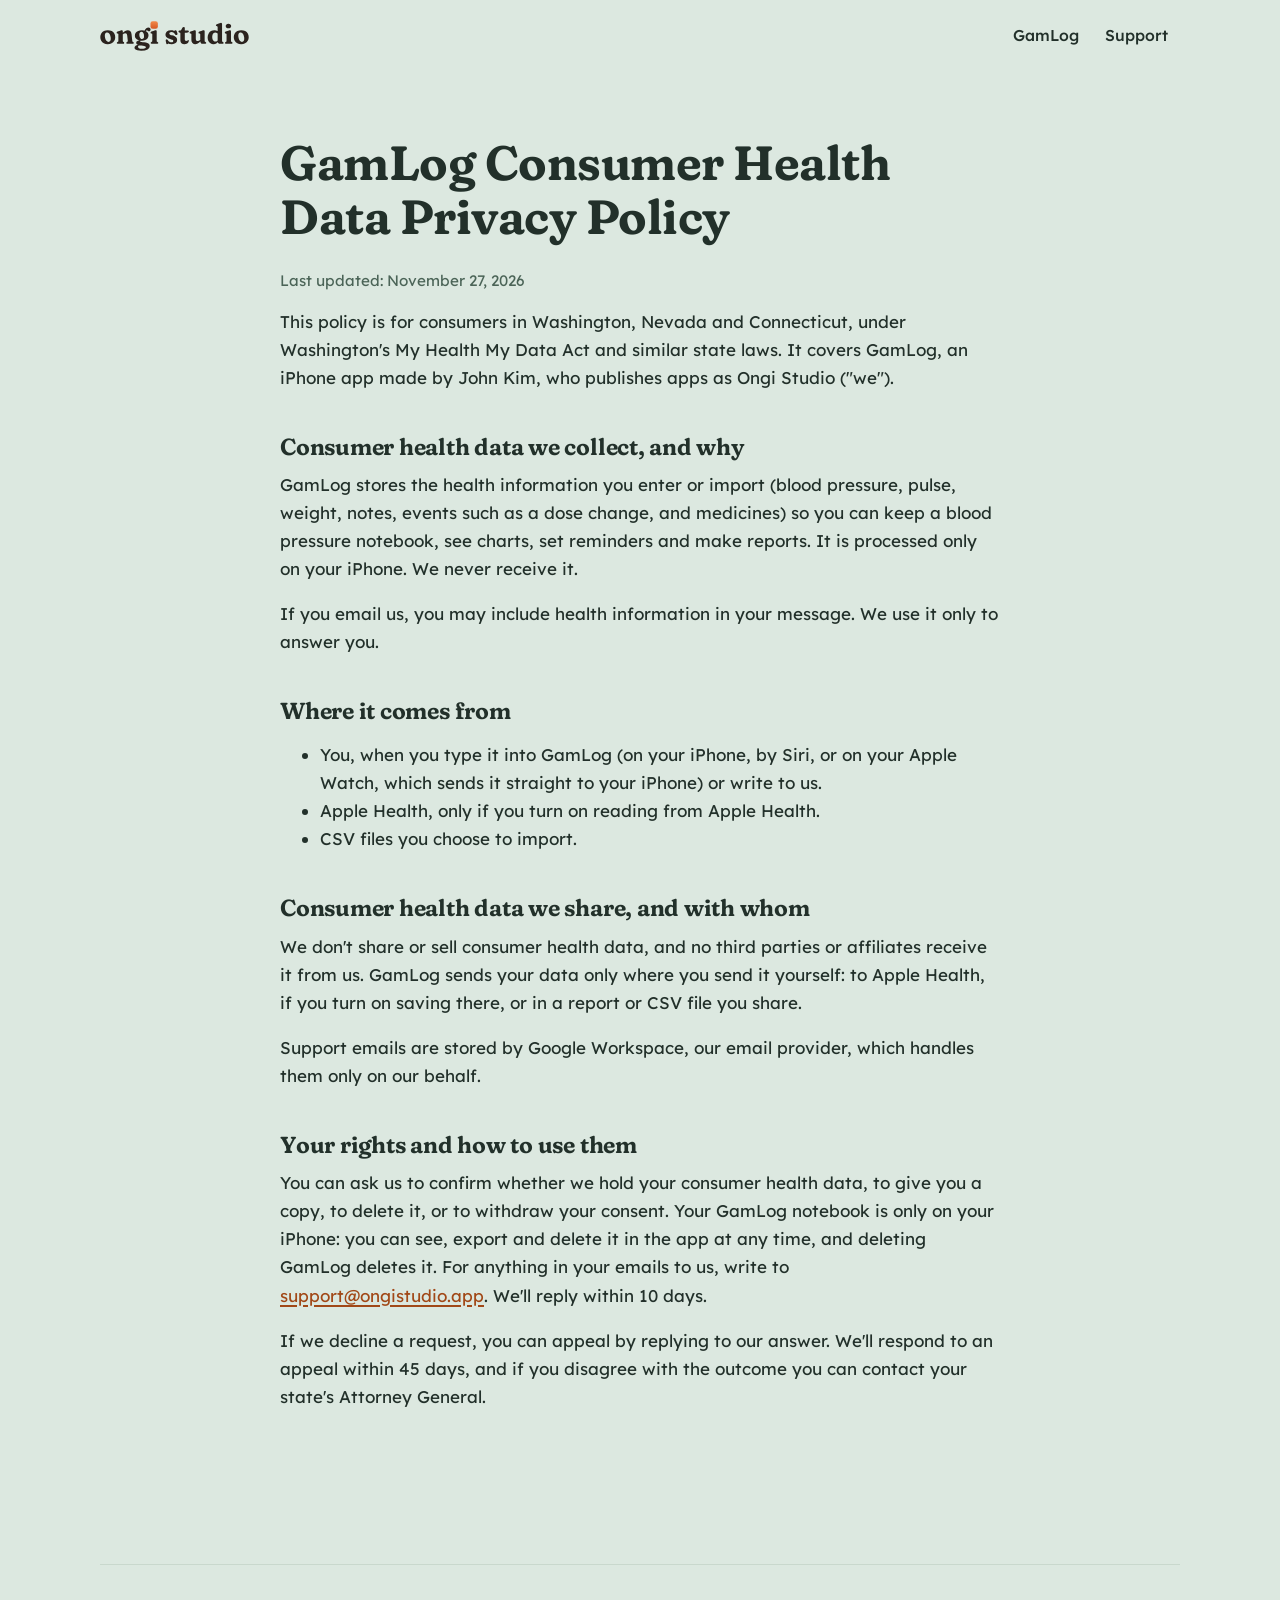
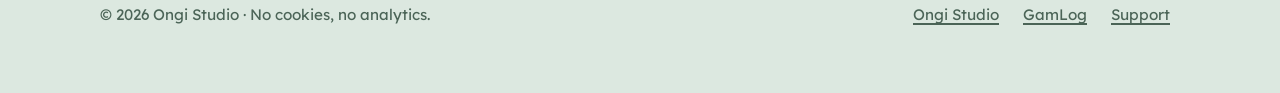
<file: gamlog/privacy/health-data/index.html>
<!doctype html>
<html lang="en">
<head>
<meta charset="utf-8">
<meta name="viewport" content="width=device-width, initial-scale=1, viewport-fit=cover">
<title>GamLog Consumer Health Data Privacy Policy</title>
<meta name="description" content="How GamLog handles consumer health data under Washington's My Health My Data Act and similar state laws.">
<link rel="canonical" href="https://ongistudio.app/gamlog/privacy/health-data/">
<link rel="icon" href="/assets/img/mark.svg" type="image/svg+xml">
<link rel="apple-touch-icon" href="/assets/img/apple-touch-icon.png">
<meta name="theme-color" content="#dce8e0" media="(prefers-color-scheme: light)">
<meta name="theme-color" content="#131b17" media="(prefers-color-scheme: dark)">
<link rel="stylesheet" href="/assets/css/site.css">
</head>
<body class="theme-gamlog">
<!-- Generated by scripts/sync_privacy.py from bp-log/GamLog/Resources/health-data-en.md. Edit the source, not this file. -->
<a class="skip" href="#main">Skip to content</a>
<header class="site-header">
  <div class="wrap">
    <a class="brand" href="/" aria-label="Ongi Studio"><img class="brand-mark" src="/assets/img/mark.svg" alt="" width="36" height="36"><img class="brand-word" src="/assets/img/logo.svg" alt="" width="149" height="30"></a>
    <nav aria-label="Main"><ul class="nav">
      <li><a href="/gamlog/">GamLog</a></li>
      <li><a href="/support/">Support</a></li>
    </ul></nav>
  </div>
</header>

<main id="main" class="doc">
  <div class="narrow">
    <h1>GamLog Consumer Health Data Privacy Policy</h1>
    <p class="updated">Last updated: November 27, 2026</p>
    <p>This policy is for consumers in Washington, Nevada and Connecticut, under Washington's My Health My Data Act and similar state laws. It covers GamLog, an iPhone app made by John Kim, who publishes apps as Ongi Studio ("we").</p>
    <h2>Consumer health data we collect, and why</h2>
    <p>GamLog stores the health information you enter or import (blood pressure, pulse, weight, notes, events such as a dose change, and medicines) so you can keep a blood pressure notebook, see charts, set reminders and make reports. It is processed only on your iPhone. We never receive it.</p>
    <p>If you email us, you may include health information in your message. We use it only to answer you.</p>
    <h2>Where it comes from</h2>
    <ul>
      <li>You, when you type it into GamLog (on your iPhone, by Siri, or on your Apple Watch, which sends it straight to your iPhone) or write to us.</li>
      <li>Apple Health, only if you turn on reading from Apple Health.</li>
      <li>CSV files you choose to import.</li>
    </ul>
    <h2>Consumer health data we share, and with whom</h2>
    <p>We don't share or sell consumer health data, and no third parties or affiliates receive it from us. GamLog sends your data only where you send it yourself: to Apple Health, if you turn on saving there, or in a report or CSV file you share.</p>
    <p>Support emails are stored by Google Workspace, our email provider, which handles them only on our behalf.</p>
    <h2>Your rights and how to use them</h2>
    <p>You can ask us to confirm whether we hold your consumer health data, to give you a copy, to delete it, or to withdraw your consent. Your GamLog notebook is only on your iPhone: you can see, export and delete it in the app at any time, and deleting GamLog deletes it. For anything in your emails to us, write to <a href="mailto:support@ongistudio.app">support@ongistudio.app</a>. We'll reply within 10 days.</p>
    <p>If we decline a request, you can appeal by replying to our answer. We'll respond to an appeal within 45 days, and if you disagree with the outcome you can contact your state's Attorney General.</p>
  </div>
</main>

<footer class="site-footer">
  <div class="wrap">
    <p>© 2026 Ongi Studio · No cookies, no analytics.</p>
    <ul>
      <li><a href="/" lang="en">Ongi Studio</a></li>
      <li><a href="/gamlog/">GamLog</a></li>
      <li><a href="/support/">Support</a></li>
    </ul>
  </div>
</footer>
</body>
</html>
</file>
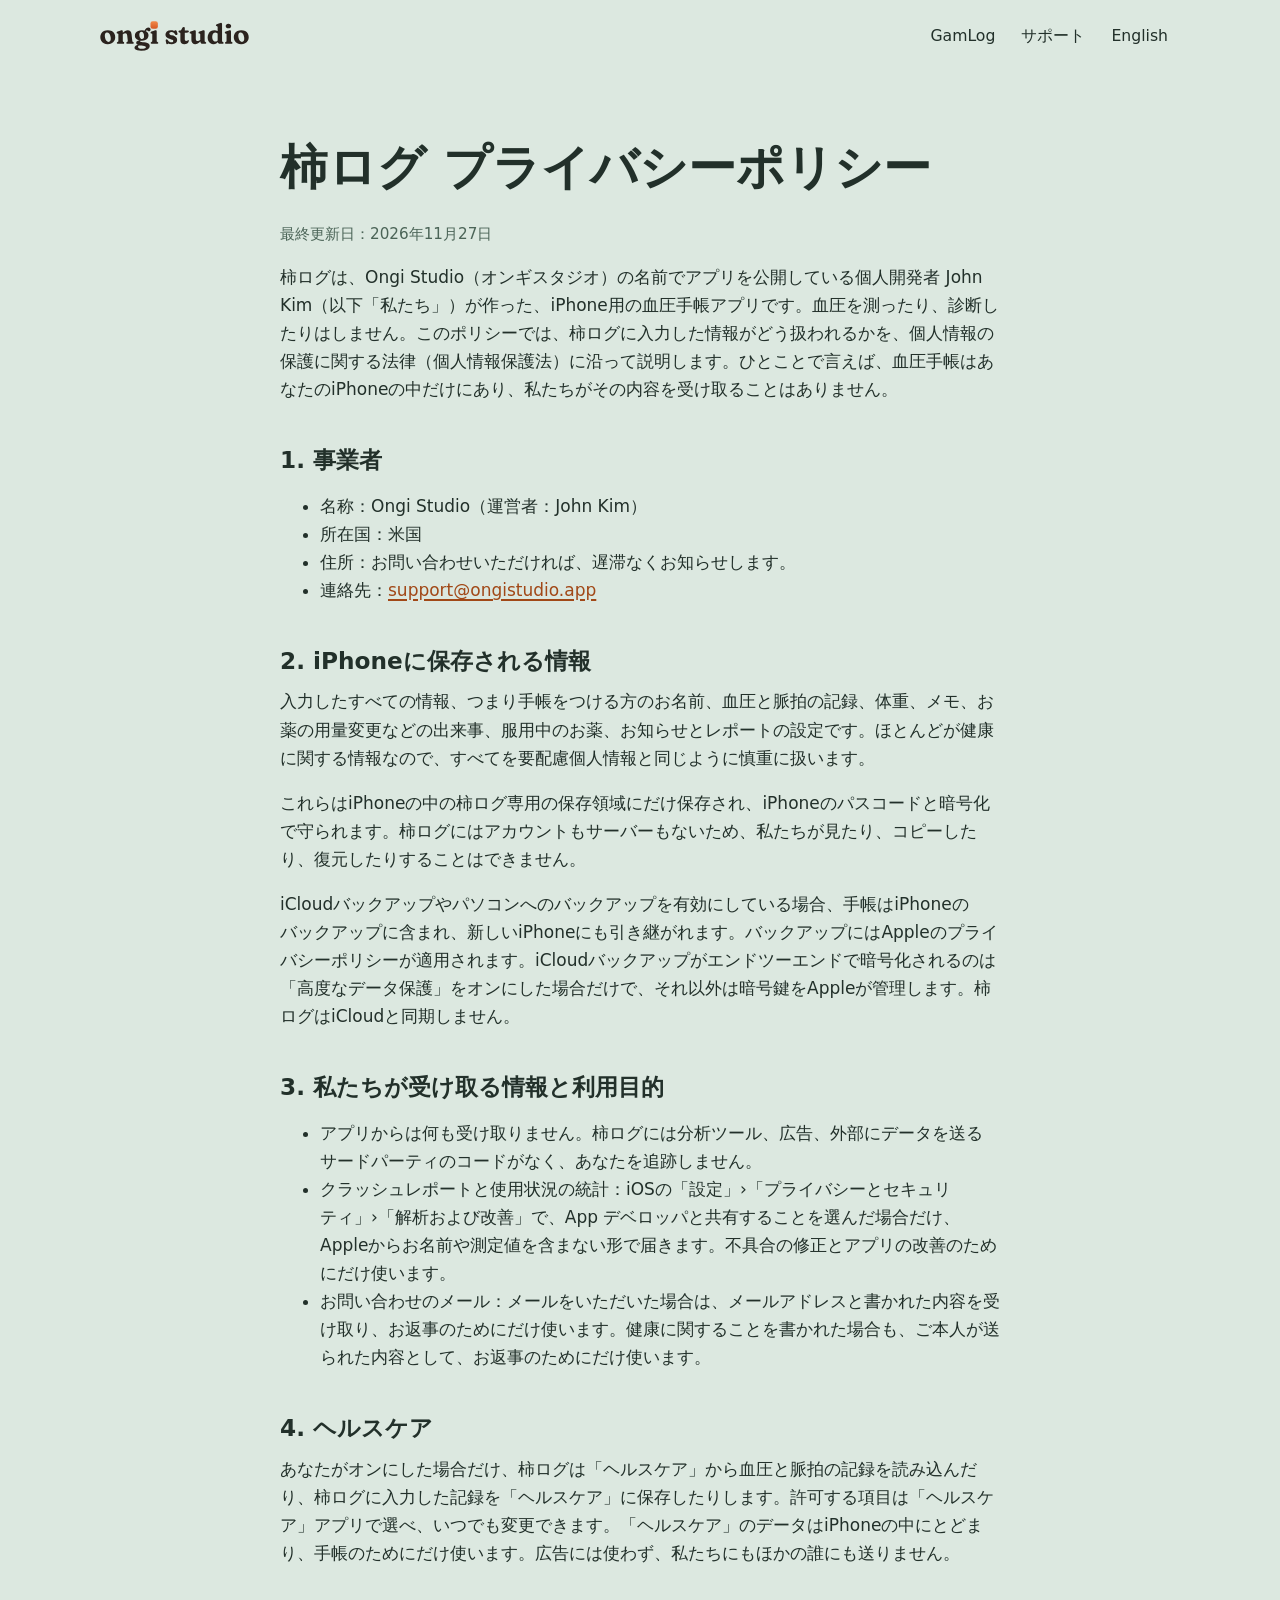
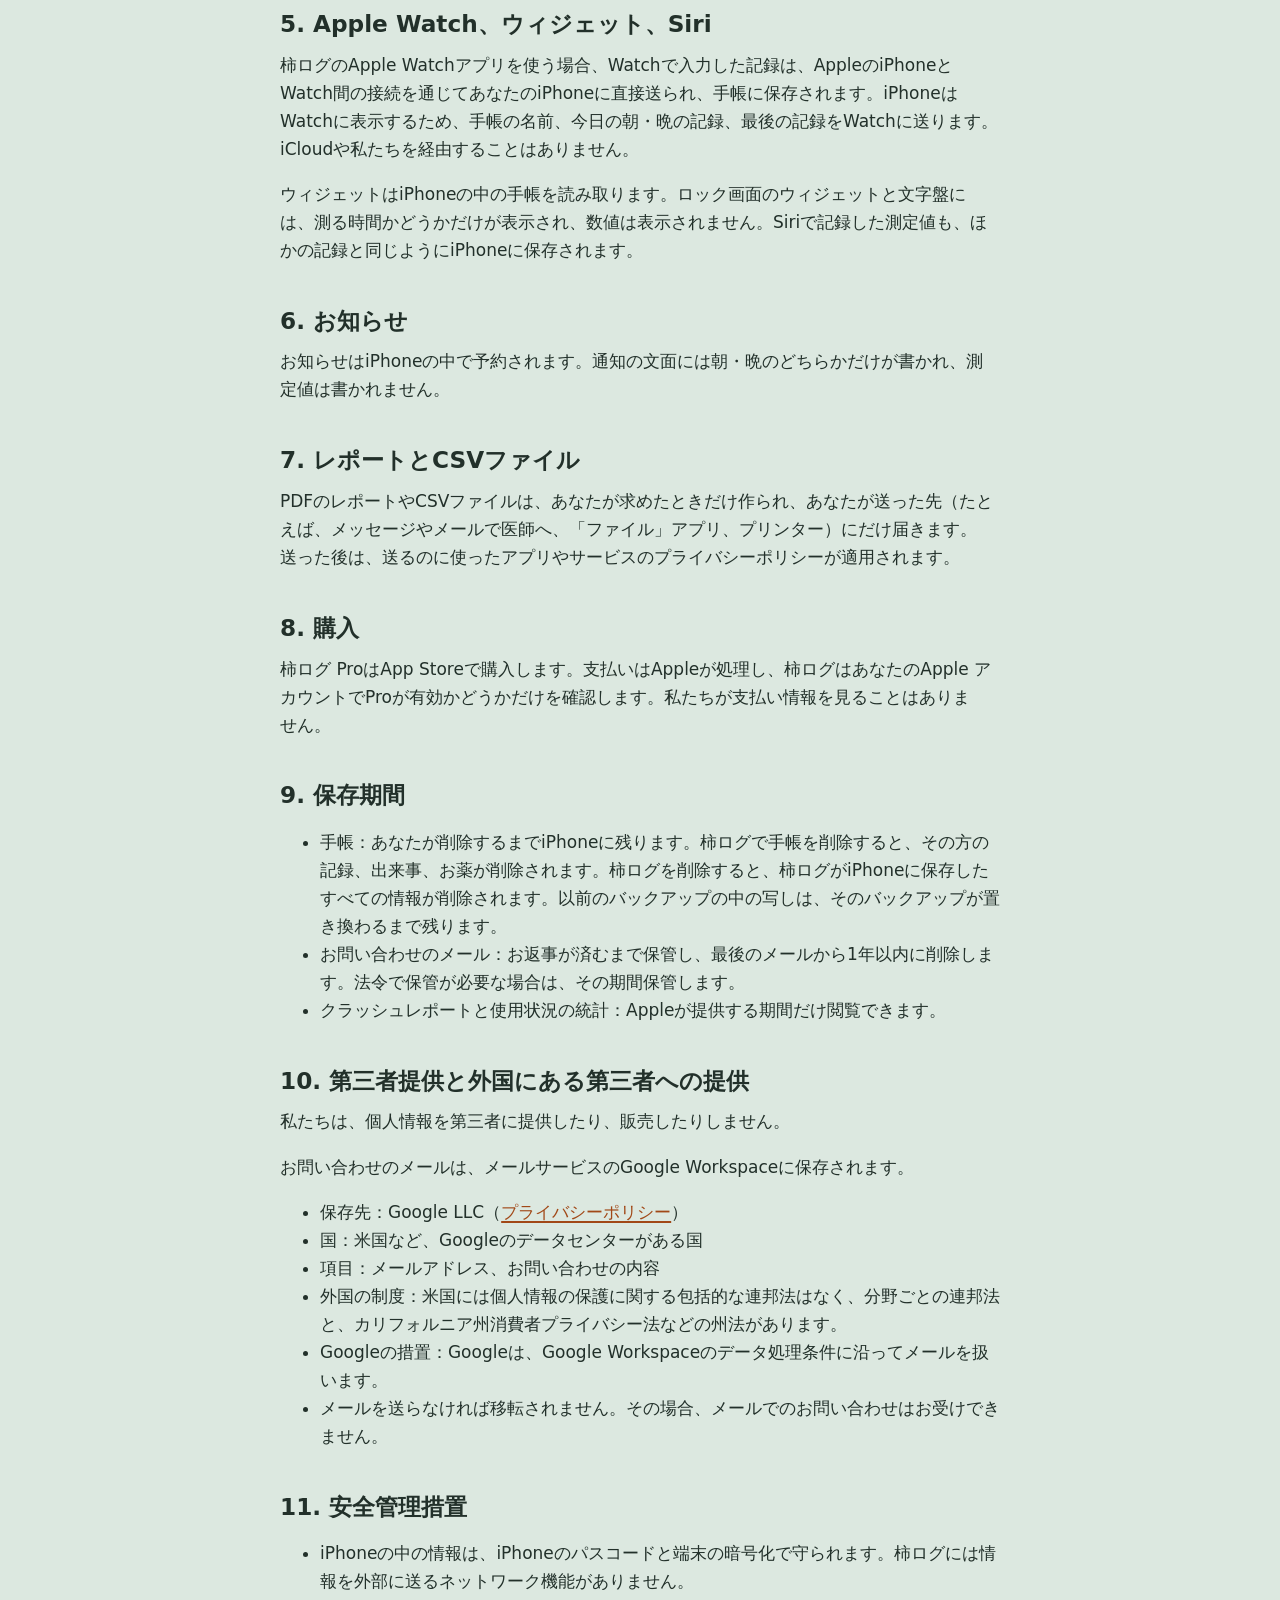
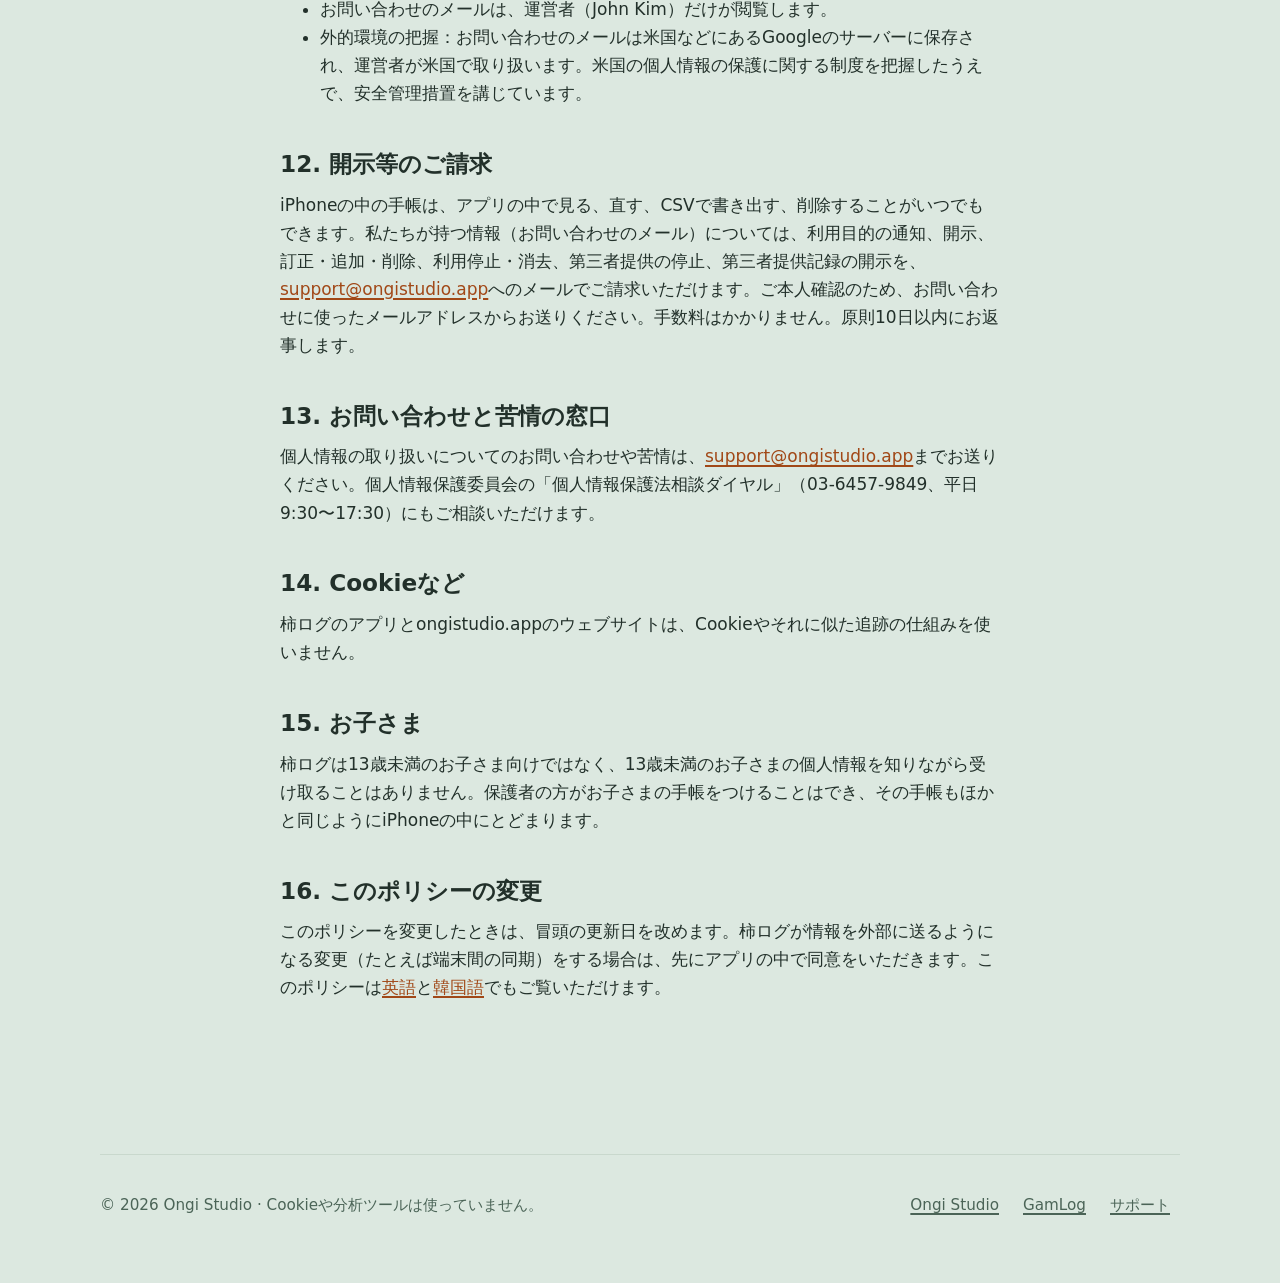
<file: gamlog/privacy/ja/index.html>
<!doctype html>
<html lang="ja">
<head>
<meta charset="utf-8">
<meta name="viewport" content="width=device-width, initial-scale=1, viewport-fit=cover">
<title>柿ログ プライバシーポリシー</title>
<meta name="description" content="柿ログは血圧手帳をあなたのiPhoneの中にだけ保存します。アカウント、サーバー、分析ツール、広告はありません。">
<link rel="canonical" href="https://ongistudio.app/gamlog/privacy/ja/">
<link rel="alternate" hreflang="en" href="https://ongistudio.app/gamlog/privacy/">
<link rel="alternate" hreflang="ko" href="https://ongistudio.app/gamlog/privacy/ko/">
<link rel="alternate" hreflang="ja" href="https://ongistudio.app/gamlog/privacy/ja/">
<link rel="icon" href="/assets/img/mark.svg" type="image/svg+xml">
<link rel="apple-touch-icon" href="/assets/img/apple-touch-icon.png">
<meta name="theme-color" content="#dce8e0" media="(prefers-color-scheme: light)">
<meta name="theme-color" content="#131b17" media="(prefers-color-scheme: dark)">
<link rel="stylesheet" href="/assets/css/site.css">
</head>
<body class="theme-gamlog">
<!-- Generated by scripts/sync_privacy.py from bp-log/GamLog/Resources/privacy-ja.md. Edit the source, not this file. -->
<a class="skip" href="#main">本文へスキップ</a>
<header class="site-header">
  <div class="wrap">
    <a class="brand" href="/" aria-label="Ongi Studio"><img class="brand-mark" src="/assets/img/mark.svg" alt="" width="36" height="36"><img class="brand-word" src="/assets/img/logo.svg" alt="" width="149" height="30"></a>
    <nav aria-label="Main"><ul class="nav">
      <li><a href="/gamlog/">GamLog</a></li>
      <li><a href="/support/">サポート</a></li>
      <li><a class="lang-switch" href="/gamlog/privacy/" lang="en" hreflang="en">English</a></li>
    </ul></nav>
  </div>
</header>

<main id="main" class="doc">
  <div class="narrow">
    <h1>柿ログ プライバシーポリシー</h1>
    <p class="updated">最終更新日：2026年11月27日</p>
    <p>柿ログは、Ongi Studio（オンギスタジオ）の名前でアプリを公開している個人開発者 John Kim（以下「私たち」）が作った、iPhone用の血圧手帳アプリです。血圧を測ったり、診断したりはしません。このポリシーでは、柿ログに入力した情報がどう扱われるかを、個人情報の保護に関する法律（個人情報保護法）に沿って説明します。ひとことで言えば、血圧手帳はあなたのiPhoneの中だけにあり、私たちがその内容を受け取ることはありません。</p>
    <h2>1. 事業者</h2>
    <ul>
      <li>名称：Ongi Studio（運営者：John Kim）</li>
      <li>所在国：米国</li>
      <li>住所：お問い合わせいただければ、遅滞なくお知らせします。</li>
      <li>連絡先：<a href="mailto:support@ongistudio.app">support@ongistudio.app</a></li>
    </ul>
    <h2>2. iPhoneに保存される情報</h2>
    <p>入力したすべての情報、つまり手帳をつける方のお名前、血圧と脈拍の記録、体重、メモ、お薬の用量変更などの出来事、服用中のお薬、お知らせとレポートの設定です。ほとんどが健康に関する情報なので、すべてを要配慮個人情報と同じように慎重に扱います。</p>
    <p>これらはiPhoneの中の柿ログ専用の保存領域にだけ保存され、iPhoneのパスコードと暗号化で守られます。柿ログにはアカウントもサーバーもないため、私たちが見たり、コピーしたり、復元したりすることはできません。</p>
    <p>iCloudバックアップやパソコンへのバックアップを有効にしている場合、手帳はiPhoneのバックアップに含まれ、新しいiPhoneにも引き継がれます。バックアップにはAppleのプライバシーポリシーが適用されます。iCloudバックアップがエンドツーエンドで暗号化されるのは「高度なデータ保護」をオンにした場合だけで、それ以外は暗号鍵をAppleが管理します。柿ログはiCloudと同期しません。</p>
    <h2>3. 私たちが受け取る情報と利用目的</h2>
    <ul>
      <li>アプリからは何も受け取りません。柿ログには分析ツール、広告、外部にデータを送るサードパーティのコードがなく、あなたを追跡しません。</li>
      <li>クラッシュレポートと使用状況の統計：iOSの「設定」›「プライバシーとセキュリティ」›「解析および改善」で、App デベロッパと共有することを選んだ場合だけ、Appleからお名前や測定値を含まない形で届きます。不具合の修正とアプリの改善のためにだけ使います。</li>
      <li>お問い合わせのメール：メールをいただいた場合は、メールアドレスと書かれた内容を受け取り、お返事のためにだけ使います。健康に関することを書かれた場合も、ご本人が送られた内容として、お返事のためにだけ使います。</li>
    </ul>
    <h2>4. ヘルスケア</h2>
    <p>あなたがオンにした場合だけ、柿ログは「ヘルスケア」から血圧と脈拍の記録を読み込んだり、柿ログに入力した記録を「ヘルスケア」に保存したりします。許可する項目は「ヘルスケア」アプリで選べ、いつでも変更できます。「ヘルスケア」のデータはiPhoneの中にとどまり、手帳のためにだけ使います。広告には使わず、私たちにもほかの誰にも送りません。</p>
    <h2>5. Apple Watch、ウィジェット、Siri</h2>
    <p>柿ログのApple Watchアプリを使う場合、Watchで入力した記録は、AppleのiPhoneとWatch間の接続を通じてあなたのiPhoneに直接送られ、手帳に保存されます。iPhoneはWatchに表示するため、手帳の名前、今日の朝・晩の記録、最後の記録をWatchに送ります。iCloudや私たちを経由することはありません。</p>
    <p>ウィジェットはiPhoneの中の手帳を読み取ります。ロック画面のウィジェットと文字盤には、測る時間かどうかだけが表示され、数値は表示されません。Siriで記録した測定値も、ほかの記録と同じようにiPhoneに保存されます。</p>
    <h2>6. お知らせ</h2>
    <p>お知らせはiPhoneの中で予約されます。通知の文面には朝・晩のどちらかだけが書かれ、測定値は書かれません。</p>
    <h2>7. レポートとCSVファイル</h2>
    <p>PDFのレポートやCSVファイルは、あなたが求めたときだけ作られ、あなたが送った先（たとえば、メッセージやメールで医師へ、「ファイル」アプリ、プリンター）にだけ届きます。送った後は、送るのに使ったアプリやサービスのプライバシーポリシーが適用されます。</p>
    <h2>8. 購入</h2>
    <p>柿ログ ProはApp Storeで購入します。支払いはAppleが処理し、柿ログはあなたのApple アカウントでProが有効かどうかだけを確認します。私たちが支払い情報を見ることはありません。</p>
    <h2>9. 保存期間</h2>
    <ul>
      <li>手帳：あなたが削除するまでiPhoneに残ります。柿ログで手帳を削除すると、その方の記録、出来事、お薬が削除されます。柿ログを削除すると、柿ログがiPhoneに保存したすべての情報が削除されます。以前のバックアップの中の写しは、そのバックアップが置き換わるまで残ります。</li>
      <li>お問い合わせのメール：お返事が済むまで保管し、最後のメールから1年以内に削除します。法令で保管が必要な場合は、その期間保管します。</li>
      <li>クラッシュレポートと使用状況の統計：Appleが提供する期間だけ閲覧できます。</li>
    </ul>
    <h2>10. 第三者提供と外国にある第三者への提供</h2>
    <p>私たちは、個人情報を第三者に提供したり、販売したりしません。</p>
    <p>お問い合わせのメールは、メールサービスのGoogle Workspaceに保存されます。</p>
    <ul>
      <li>保存先：Google LLC（<a href="https://policies.google.com/privacy?hl=ja">プライバシーポリシー</a>）</li>
      <li>国：米国など、Googleのデータセンターがある国</li>
      <li>項目：メールアドレス、お問い合わせの内容</li>
      <li>外国の制度：米国には個人情報の保護に関する包括的な連邦法はなく、分野ごとの連邦法と、カリフォルニア州消費者プライバシー法などの州法があります。</li>
      <li>Googleの措置：Googleは、Google Workspaceのデータ処理条件に沿ってメールを扱います。</li>
      <li>メールを送らなければ移転されません。その場合、メールでのお問い合わせはお受けできません。</li>
    </ul>
    <h2>11. 安全管理措置</h2>
    <ul>
      <li>iPhoneの中の情報は、iPhoneのパスコードと端末の暗号化で守られます。柿ログには情報を外部に送るネットワーク機能がありません。</li>
      <li>お問い合わせのメールは、運営者（John Kim）だけが閲覧します。</li>
      <li>外的環境の把握：お問い合わせのメールは米国などにあるGoogleのサーバーに保存され、運営者が米国で取り扱います。米国の個人情報の保護に関する制度を把握したうえで、安全管理措置を講じています。</li>
    </ul>
    <h2>12. 開示等のご請求</h2>
    <p>iPhoneの中の手帳は、アプリの中で見る、直す、CSVで書き出す、削除することがいつでもできます。私たちが持つ情報（お問い合わせのメール）については、利用目的の通知、開示、訂正・追加・削除、利用停止・消去、第三者提供の停止、第三者提供記録の開示を、<a href="mailto:support@ongistudio.app">support@ongistudio.app</a>へのメールでご請求いただけます。ご本人確認のため、お問い合わせに使ったメールアドレスからお送りください。手数料はかかりません。原則10日以内にお返事します。</p>
    <h2>13. お問い合わせと苦情の窓口</h2>
    <p>個人情報の取り扱いについてのお問い合わせや苦情は、<a href="mailto:support@ongistudio.app">support@ongistudio.app</a>までお送りください。個人情報保護委員会の「個人情報保護法相談ダイヤル」（03-6457-9849、平日9:30〜17:30）にもご相談いただけます。</p>
    <h2>14. Cookieなど</h2>
    <p>柿ログのアプリとongistudio.appのウェブサイトは、Cookieやそれに似た追跡の仕組みを使いません。</p>
    <h2>15. お子さま</h2>
    <p>柿ログは13歳未満のお子さま向けではなく、13歳未満のお子さまの個人情報を知りながら受け取ることはありません。保護者の方がお子さまの手帳をつけることはでき、その手帳もほかと同じようにiPhoneの中にとどまります。</p>
    <h2>16. このポリシーの変更</h2>
    <p>このポリシーを変更したときは、冒頭の更新日を改めます。柿ログが情報を外部に送るようになる変更（たとえば端末間の同期）をする場合は、先にアプリの中で同意をいただきます。このポリシーは<a href="/gamlog/privacy/">英語</a>と<a href="/gamlog/privacy/ko/">韓国語</a>でもご覧いただけます。</p>
  </div>
</main>

<footer class="site-footer">
  <div class="wrap">
    <p>© 2026 Ongi Studio · Cookieや分析ツールは使っていません。</p>
    <ul>
      <li><a href="/" lang="en">Ongi Studio</a></li>
      <li><a href="/gamlog/">GamLog</a></li>
      <li><a href="/support/">サポート</a></li>
    </ul>
  </div>
</footer>
</body>
</html>
</file>
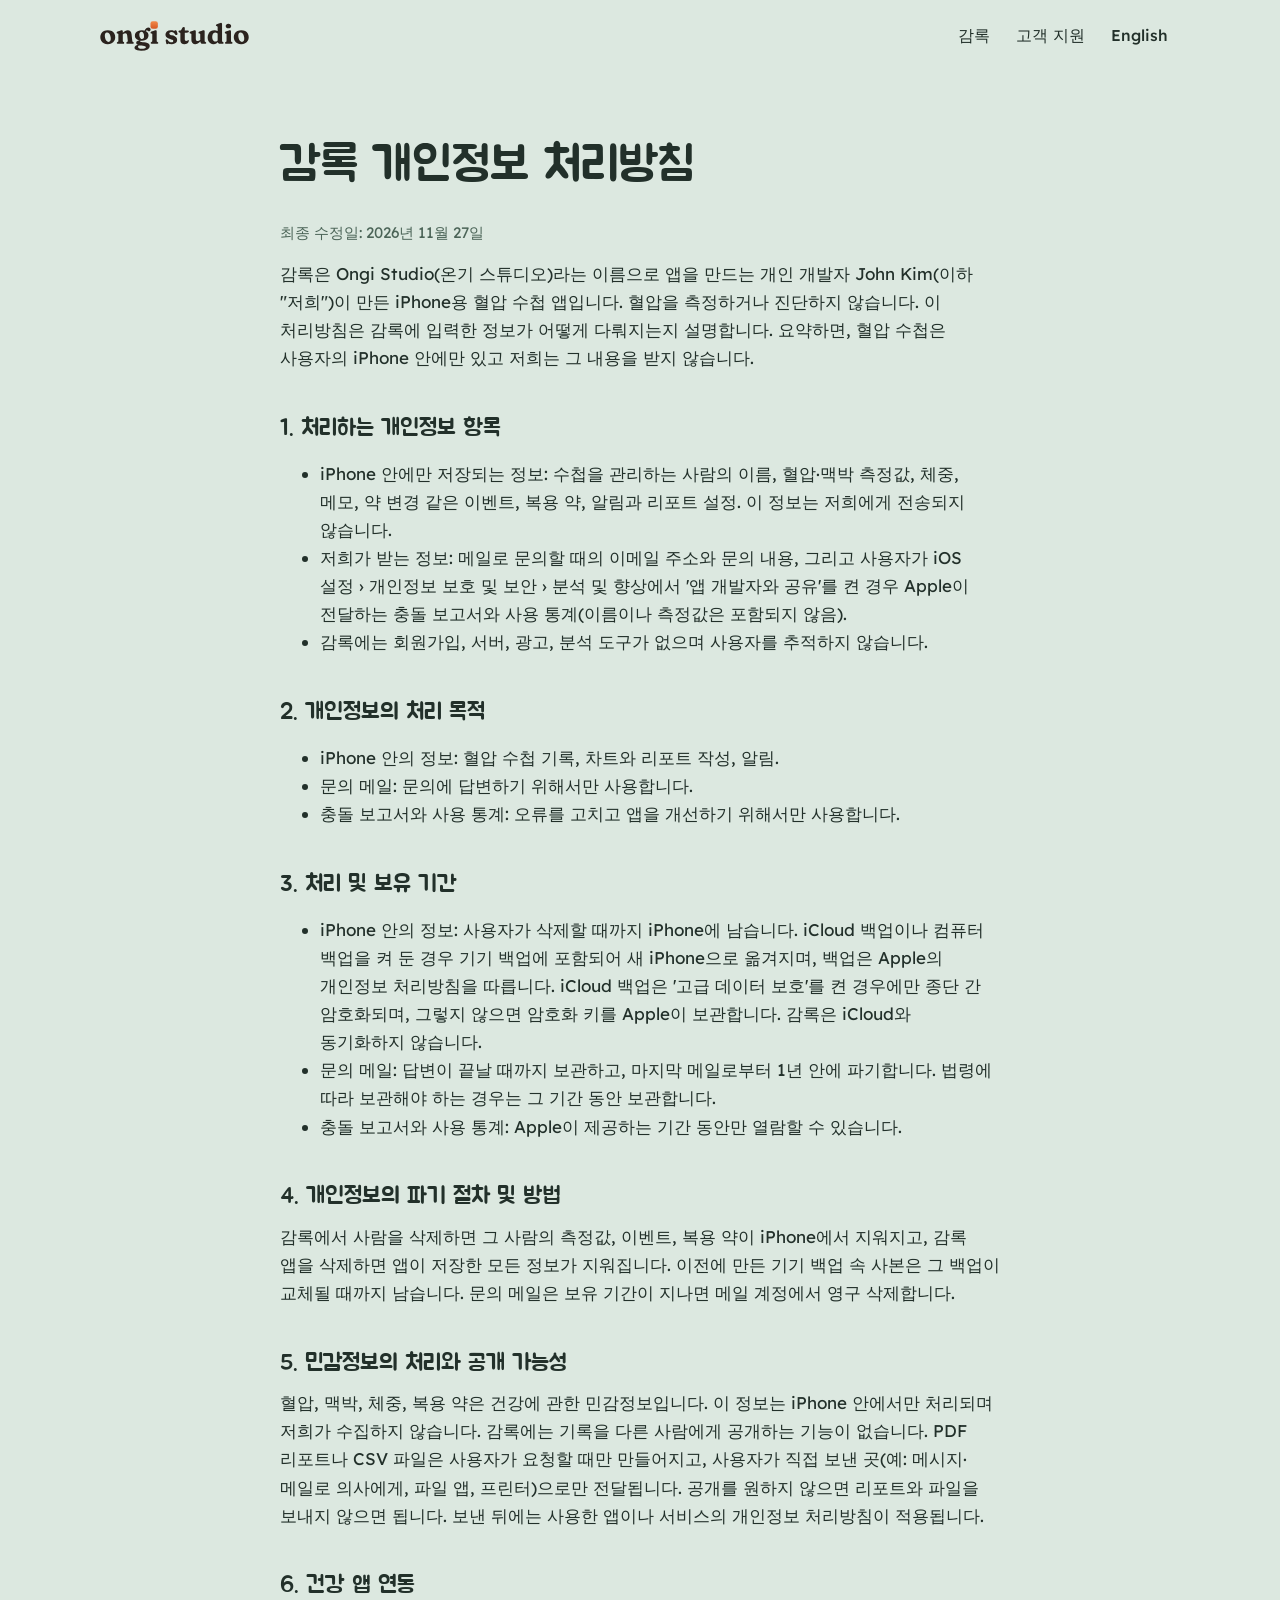
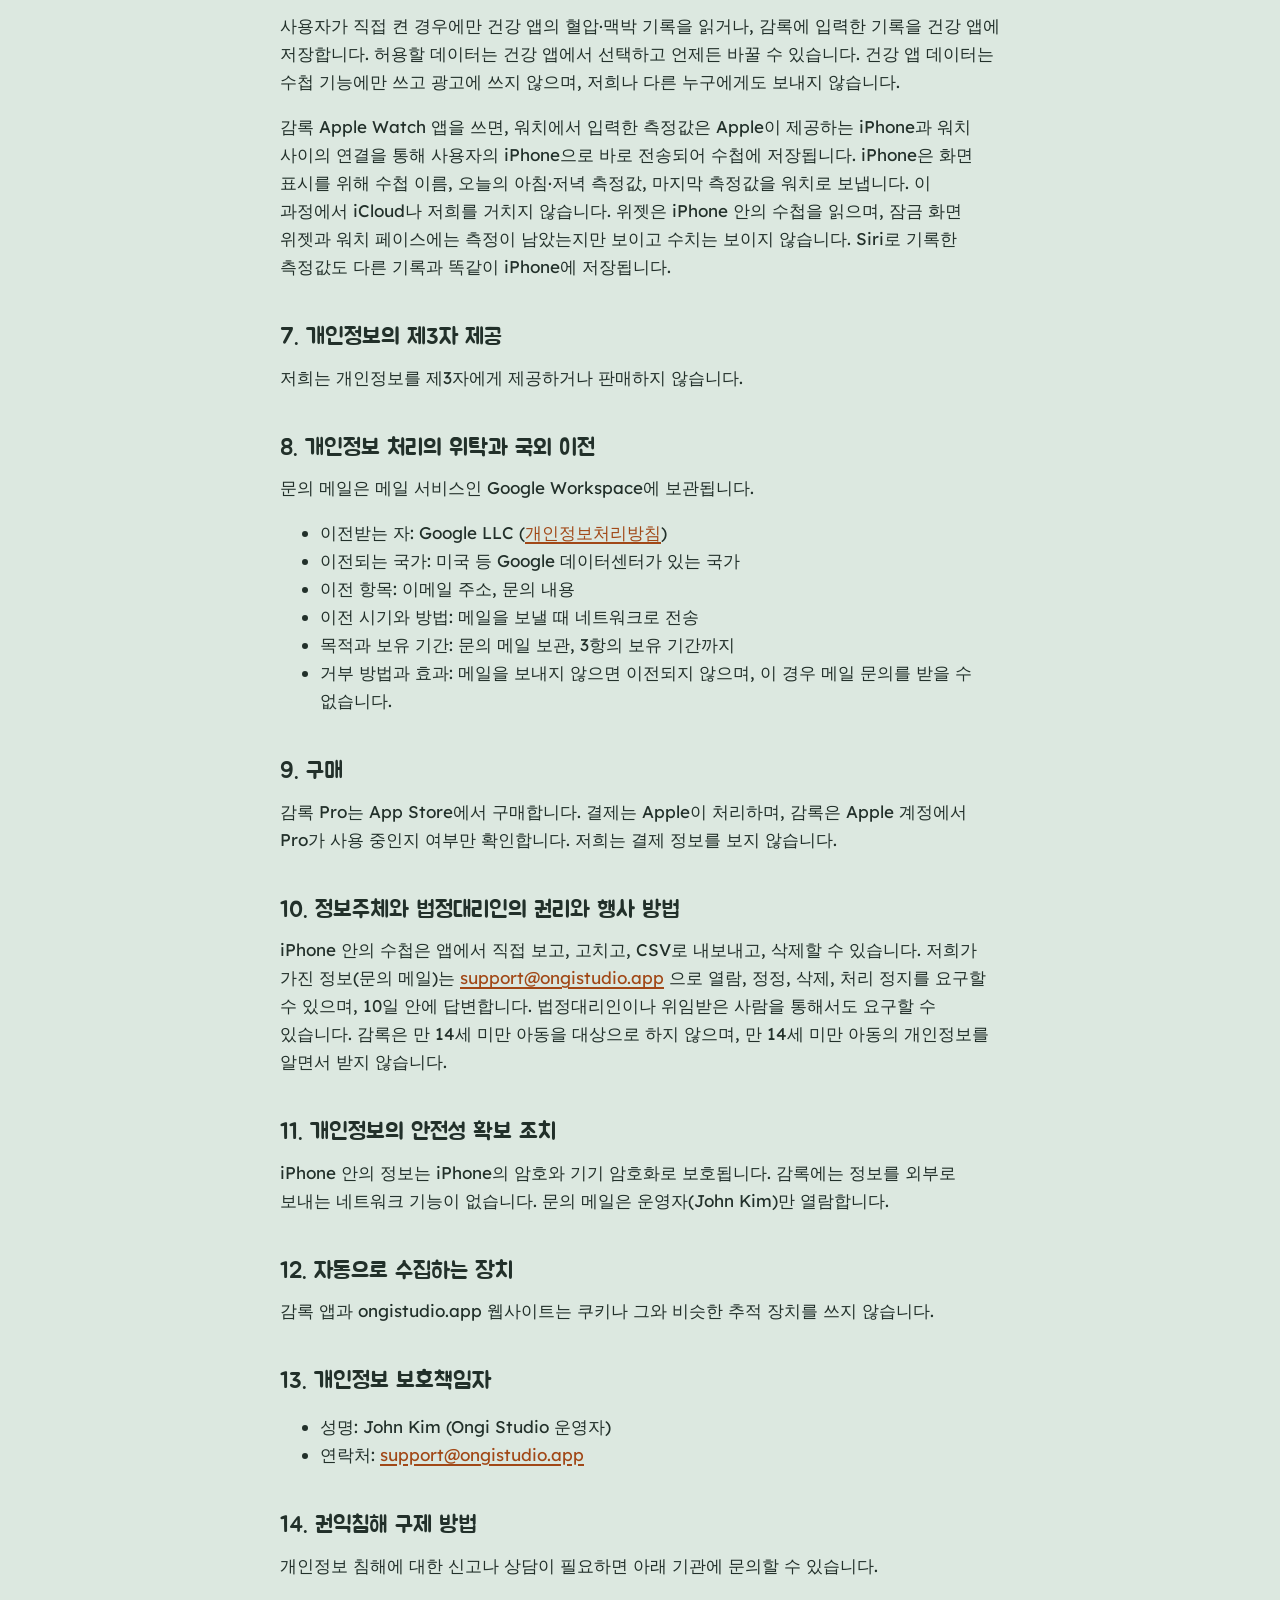
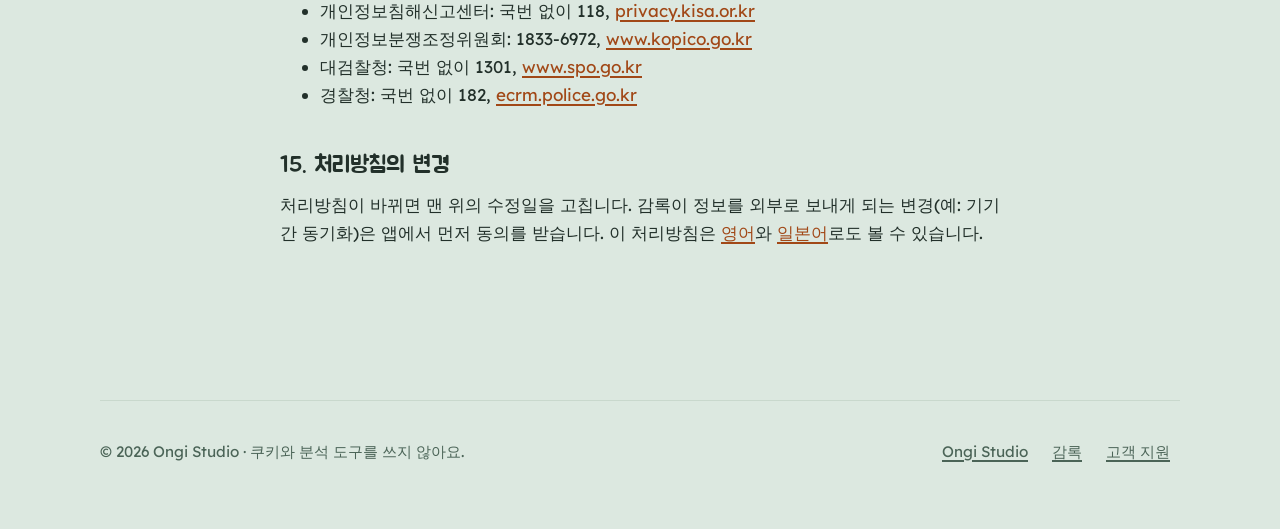
<file: gamlog/privacy/ko/index.html>
<!doctype html>
<html lang="ko">
<head>
<meta charset="utf-8">
<meta name="viewport" content="width=device-width, initial-scale=1, viewport-fit=cover">
<title>감록 개인정보 처리방침</title>
<meta name="description" content="감록은 혈압 수첩을 iPhone 안에만 저장합니다. 회원가입, 서버, 분석 도구, 광고가 없습니다.">
<link rel="canonical" href="https://ongistudio.app/gamlog/privacy/ko/">
<link rel="alternate" hreflang="en" href="https://ongistudio.app/gamlog/privacy/">
<link rel="alternate" hreflang="ko" href="https://ongistudio.app/gamlog/privacy/ko/">
<link rel="alternate" hreflang="ja" href="https://ongistudio.app/gamlog/privacy/ja/">
<link rel="icon" href="/assets/img/mark.svg" type="image/svg+xml">
<link rel="apple-touch-icon" href="/assets/img/apple-touch-icon.png">
<meta name="theme-color" content="#dce8e0" media="(prefers-color-scheme: light)">
<meta name="theme-color" content="#131b17" media="(prefers-color-scheme: dark)">
<link rel="stylesheet" href="/assets/css/site.css">
</head>
<body class="theme-gamlog">
<!-- Generated by scripts/sync_privacy.py from bp-log/GamLog/Resources/privacy-ko.md. Edit the source, not this file. -->
<a class="skip" href="#main">본문으로 건너뛰기</a>
<header class="site-header">
  <div class="wrap">
    <a class="brand" href="/" aria-label="Ongi Studio"><img class="brand-mark" src="/assets/img/mark.svg" alt="" width="36" height="36"><img class="brand-word" src="/assets/img/logo.svg" alt="" width="149" height="30"></a>
    <nav aria-label="Main"><ul class="nav">
      <li><a href="/gamlog/ko/">감록</a></li>
      <li><a href="/support/#ko">고객 지원</a></li>
      <li><a class="lang-switch" href="/gamlog/privacy/" lang="en" hreflang="en">English</a></li>
    </ul></nav>
  </div>
</header>

<main id="main" class="doc">
  <div class="narrow">
    <h1>감록 개인정보 처리방침</h1>
    <p class="updated">최종 수정일: 2026년 11월 27일</p>
    <p>감록은 Ongi Studio(온기 스튜디오)라는 이름으로 앱을 만드는 개인 개발자 John Kim(이하 "저희")이 만든 iPhone용 혈압 수첩 앱입니다. 혈압을 측정하거나 진단하지 않습니다. 이 처리방침은 감록에 입력한 정보가 어떻게 다뤄지는지 설명합니다. 요약하면, 혈압 수첩은 사용자의 iPhone 안에만 있고 저희는 그 내용을 받지 않습니다.</p>
    <h2>1. 처리하는 개인정보 항목</h2>
    <ul>
      <li>iPhone 안에만 저장되는 정보: 수첩을 관리하는 사람의 이름, 혈압·맥박 측정값, 체중, 메모, 약 변경 같은 이벤트, 복용 약, 알림과 리포트 설정. 이 정보는 저희에게 전송되지 않습니다.</li>
      <li>저희가 받는 정보: 메일로 문의할 때의 이메일 주소와 문의 내용, 그리고 사용자가 iOS 설정 › 개인정보 보호 및 보안 › 분석 및 향상에서 '앱 개발자와 공유'를 켠 경우 Apple이 전달하는 충돌 보고서와 사용 통계(이름이나 측정값은 포함되지 않음).</li>
      <li>감록에는 회원가입, 서버, 광고, 분석 도구가 없으며 사용자를 추적하지 않습니다.</li>
    </ul>
    <h2>2. 개인정보의 처리 목적</h2>
    <ul>
      <li>iPhone 안의 정보: 혈압 수첩 기록, 차트와 리포트 작성, 알림.</li>
      <li>문의 메일: 문의에 답변하기 위해서만 사용합니다.</li>
      <li>충돌 보고서와 사용 통계: 오류를 고치고 앱을 개선하기 위해서만 사용합니다.</li>
    </ul>
    <h2>3. 처리 및 보유 기간</h2>
    <ul>
      <li>iPhone 안의 정보: 사용자가 삭제할 때까지 iPhone에 남습니다. iCloud 백업이나 컴퓨터 백업을 켜 둔 경우 기기 백업에 포함되어 새 iPhone으로 옮겨지며, 백업은 Apple의 개인정보 처리방침을 따릅니다. iCloud 백업은 '고급 데이터 보호'를 켠 경우에만 종단 간 암호화되며, 그렇지 않으면 암호화 키를 Apple이 보관합니다. 감록은 iCloud와 동기화하지 않습니다.</li>
      <li>문의 메일: 답변이 끝날 때까지 보관하고, 마지막 메일로부터 1년 안에 파기합니다. 법령에 따라 보관해야 하는 경우는 그 기간 동안 보관합니다.</li>
      <li>충돌 보고서와 사용 통계: Apple이 제공하는 기간 동안만 열람할 수 있습니다.</li>
    </ul>
    <h2>4. 개인정보의 파기 절차 및 방법</h2>
    <p>감록에서 사람을 삭제하면 그 사람의 측정값, 이벤트, 복용 약이 iPhone에서 지워지고, 감록 앱을 삭제하면 앱이 저장한 모든 정보가 지워집니다. 이전에 만든 기기 백업 속 사본은 그 백업이 교체될 때까지 남습니다. 문의 메일은 보유 기간이 지나면 메일 계정에서 영구 삭제합니다.</p>
    <h2>5. 민감정보의 처리와 공개 가능성</h2>
    <p>혈압, 맥박, 체중, 복용 약은 건강에 관한 민감정보입니다. 이 정보는 iPhone 안에서만 처리되며 저희가 수집하지 않습니다. 감록에는 기록을 다른 사람에게 공개하는 기능이 없습니다. PDF 리포트나 CSV 파일은 사용자가 요청할 때만 만들어지고, 사용자가 직접 보낸 곳(예: 메시지·메일로 의사에게, 파일 앱, 프린터)으로만 전달됩니다. 공개를 원하지 않으면 리포트와 파일을 보내지 않으면 됩니다. 보낸 뒤에는 사용한 앱이나 서비스의 개인정보 처리방침이 적용됩니다.</p>
    <h2>6. 건강 앱 연동</h2>
    <p>사용자가 직접 켠 경우에만 건강 앱의 혈압·맥박 기록을 읽거나, 감록에 입력한 기록을 건강 앱에 저장합니다. 허용할 데이터는 건강 앱에서 선택하고 언제든 바꿀 수 있습니다. 건강 앱 데이터는 수첩 기능에만 쓰고 광고에 쓰지 않으며, 저희나 다른 누구에게도 보내지 않습니다.</p>
    <p>감록 Apple Watch 앱을 쓰면, 워치에서 입력한 측정값은 Apple이 제공하는 iPhone과 워치 사이의 연결을 통해 사용자의 iPhone으로 바로 전송되어 수첩에 저장됩니다. iPhone은 화면 표시를 위해 수첩 이름, 오늘의 아침·저녁 측정값, 마지막 측정값을 워치로 보냅니다. 이 과정에서 iCloud나 저희를 거치지 않습니다. 위젯은 iPhone 안의 수첩을 읽으며, 잠금 화면 위젯과 워치 페이스에는 측정이 남았는지만 보이고 수치는 보이지 않습니다. Siri로 기록한 측정값도 다른 기록과 똑같이 iPhone에 저장됩니다.</p>
    <h2>7. 개인정보의 제3자 제공</h2>
    <p>저희는 개인정보를 제3자에게 제공하거나 판매하지 않습니다.</p>
    <h2>8. 개인정보 처리의 위탁과 국외 이전</h2>
    <p>문의 메일은 메일 서비스인 Google Workspace에 보관됩니다.</p>
    <ul>
      <li>이전받는 자: Google LLC (<a href="https://policies.google.com/privacy?hl=ko">개인정보처리방침</a>)</li>
      <li>이전되는 국가: 미국 등 Google 데이터센터가 있는 국가</li>
      <li>이전 항목: 이메일 주소, 문의 내용</li>
      <li>이전 시기와 방법: 메일을 보낼 때 네트워크로 전송</li>
      <li>목적과 보유 기간: 문의 메일 보관, 3항의 보유 기간까지</li>
      <li>거부 방법과 효과: 메일을 보내지 않으면 이전되지 않으며, 이 경우 메일 문의를 받을 수 없습니다.</li>
    </ul>
    <h2>9. 구매</h2>
    <p>감록 Pro는 App Store에서 구매합니다. 결제는 Apple이 처리하며, 감록은 Apple 계정에서 Pro가 사용 중인지 여부만 확인합니다. 저희는 결제 정보를 보지 않습니다.</p>
    <h2>10. 정보주체와 법정대리인의 권리와 행사 방법</h2>
    <p>iPhone 안의 수첩은 앱에서 직접 보고, 고치고, CSV로 내보내고, 삭제할 수 있습니다. 저희가 가진 정보(문의 메일)는 <a href="mailto:support@ongistudio.app">support@ongistudio.app</a> 으로 열람, 정정, 삭제, 처리 정지를 요구할 수 있으며, 10일 안에 답변합니다. 법정대리인이나 위임받은 사람을 통해서도 요구할 수 있습니다. 감록은 만 14세 미만 아동을 대상으로 하지 않으며, 만 14세 미만 아동의 개인정보를 알면서 받지 않습니다.</p>
    <h2>11. 개인정보의 안전성 확보 조치</h2>
    <p>iPhone 안의 정보는 iPhone의 암호와 기기 암호화로 보호됩니다. 감록에는 정보를 외부로 보내는 네트워크 기능이 없습니다. 문의 메일은 운영자(John Kim)만 열람합니다.</p>
    <h2>12. 자동으로 수집하는 장치</h2>
    <p>감록 앱과 ongistudio.app 웹사이트는 쿠키나 그와 비슷한 추적 장치를 쓰지 않습니다.</p>
    <h2>13. 개인정보 보호책임자</h2>
    <ul>
      <li>성명: John Kim (Ongi Studio 운영자)</li>
      <li>연락처: <a href="mailto:support@ongistudio.app">support@ongistudio.app</a></li>
    </ul>
    <h2>14. 권익침해 구제 방법</h2>
    <p>개인정보 침해에 대한 신고나 상담이 필요하면 아래 기관에 문의할 수 있습니다.</p>
    <ul>
      <li>개인정보침해신고센터: 국번 없이 118, <a href="https://privacy.kisa.or.kr">privacy.kisa.or.kr</a></li>
      <li>개인정보분쟁조정위원회: 1833-6972, <a href="https://www.kopico.go.kr">www.kopico.go.kr</a></li>
      <li>대검찰청: 국번 없이 1301, <a href="https://www.spo.go.kr">www.spo.go.kr</a></li>
      <li>경찰청: 국번 없이 182, <a href="https://ecrm.police.go.kr">ecrm.police.go.kr</a></li>
    </ul>
    <h2>15. 처리방침의 변경</h2>
    <p>처리방침이 바뀌면 맨 위의 수정일을 고칩니다. 감록이 정보를 외부로 보내게 되는 변경(예: 기기 간 동기화)은 앱에서 먼저 동의를 받습니다. 이 처리방침은 <a href="/gamlog/privacy/">영어</a>와 <a href="/gamlog/privacy/ja/">일본어</a>로도 볼 수 있습니다.</p>
  </div>
</main>

<footer class="site-footer">
  <div class="wrap">
    <p>© 2026 Ongi Studio · 쿠키와 분석 도구를 쓰지 않아요.</p>
    <ul>
      <li><a href="/" lang="en">Ongi Studio</a></li>
      <li><a href="/gamlog/ko/">감록</a></li>
      <li><a href="/support/#ko">고객 지원</a></li>
    </ul>
  </div>
</footer>
</body>
</html>
</file>
<file: assets/css/site.css>
/* Ongi Studio — one stylesheet for every page.
   Tokens live in :root (studio), .theme-gamlog (GamLog's own palette, copied from
   bp-log/GamLog/Resources/Assets.xcassets/Colors) and .theme-splitpeak (Split Peak's,
   from splitpeak/static/page.css). tests/test_site.py checks every
   text pair listed in CONTRAST below against WCAG AA in light and dark.
   CONTRAST: ink/ground ink/paper muted/ground muted/paper accent/ground accent/paper on-accent/accent */

@font-face {
  font-family: "Fraunces Soft";
  src: url("/assets/fonts/fraunces-soft-semibold.woff2") format("woff2");
  font-weight: 600 700;
  font-display: swap;
}
@font-face {
  font-family: "Lexend";
  src: url("/assets/fonts/lexend-variable.woff2") format("woff2");
  font-weight: 100 900;
  font-display: swap;
}
@font-face {
  /* Subset to the Hangul on this site by scripts/build_fonts.py. */
  font-family: "Jua";
  src: url("/assets/fonts/jua-subset.woff2") format("woff2");
  font-weight: 400;
  font-display: swap;
}

@font-face {
  /* IBM's own Latin-1 files, unmodified (the OFL reserves the name "Plex"). Split Peak page only. */
  font-family: "IBM Plex Sans";
  src: url("/assets/fonts/IBMPlexSans-Regular-Latin1.woff2") format("woff2");
  font-weight: 400;
  font-display: swap;
}
@font-face {
  font-family: "IBM Plex Sans";
  src: url("/assets/fonts/IBMPlexSans-SemiBold-Latin1.woff2") format("woff2");
  font-weight: 600;
  font-display: swap;
}
@font-face {
  font-family: "IBM Plex Sans";
  src: url("/assets/fonts/IBMPlexSans-Bold-Latin1.woff2") format("woff2");
  font-weight: 700;
  font-display: swap;
}

:root {
  --ground: #fbf5ec;
  --paper: #fffdf8;
  --ink: #2b231e;
  --muted: #6a5a4f;
  --line: #eaded0;
  --accent: #a6461a;
  --on-accent: #ffffff;
  --ember: #e8743b;   /* decorative only */
  --glow: #f8d6b3;    /* decorative only */
  --shadow: 0 1px 2px rgb(60 35 20 / 6%), 0 8px 28px rgb(60 35 20 / 8%);

  --display: "Fraunces Soft", "Jua", ui-serif, Georgia, serif;
  --display-ko: "Jua", "Fraunces Soft", system-ui, sans-serif;
  --text: "Lexend", "Apple SD Gothic Neo", "Pretendard", "Noto Sans KR", "Malgun Gothic", system-ui, sans-serif;
  --text-ko: "Apple SD Gothic Neo", "Pretendard", "Noto Sans KR", "Malgun Gothic", "Lexend", system-ui, sans-serif;

  --radius: 22px;
  --wrap: 1080px;
  --gutter: clamp(18px, 5vw, 40px);
  color-scheme: light dark;
}

@media (prefers-color-scheme: dark) {
  :root {
    --ground: #17120f;
    --paper: #221b16;
    --ink: #f5ece3;
    --muted: #c4b3a5;
    --line: #3b3029;
    --accent: #f2a672;
    --on-accent: #2a160a;
    --ember: #e8743b;
    --glow: #4a2c1c;
    --shadow: 0 1px 2px rgb(0 0 0 / 30%), 0 8px 28px rgb(0 0 0 / 30%);
  }
}

.theme-gamlog {
  --ground: #dce8e0;
  --paper: #fffdf8;
  --ink: #22302a;
  --muted: #4b6457;
  --line: #c9d8cd;
  --accent: #a14817;
  --on-accent: #ffffff;
  --ember: #e56f2a;   /* persimmon */
  --glow: #fffdf8;
  --leaf: #2f6b50;    /* decorative only */
}
@media (prefers-color-scheme: dark) {
  .theme-gamlog {
    --ground: #131b17;
    --paper: #1d2722;
    --ink: #eef3ef;
    --muted: #a9bdb0;
    --line: #34443b;
    --accent: #f0a06c;
    --on-accent: #22150c;
    --ember: #e9824a;
    --glow: #3a4d42;
    --leaf: #5f9c7e;
  }
}

.theme-splitpeak {
  --ground: #f3f6f5;
  --paper: #ffffff;
  --ink: #22312d;
  --muted: #5a6b66;
  --line: #dbe3e0;
  --accent: #0a665c;
  --on-accent: #ffffff;
  --ember: #f2b632;   /* amber; decorative and on forest only */
  --glow: #e9efed;
  --forest: #0c3e37;  /* decorative ground for the hero and closing band */
}
@media (prefers-color-scheme: dark) {
  .theme-splitpeak {
    --ground: #0f1a18;
    --paper: #16231f;
    --ink: #e9efed;
    --muted: #a3b5af;
    --line: #2a3a36;
    --accent: #5cc8b6;
    --on-accent: #062b26;
    --ember: #f2b632;
    --glow: #1d2c28;
    --forest: #0c3e37;
  }
}

*, *::before, *::after { box-sizing: border-box; }
html { -webkit-text-size-adjust: 100%; text-size-adjust: 100%; scroll-behavior: smooth; }
@media (prefers-reduced-motion: reduce) { html { scroll-behavior: auto; } }
body {
  margin: 0;
  background: var(--ground);
  color: var(--ink);
  font: 400 1.0625rem/1.65 var(--text);
  -webkit-font-smoothing: antialiased;
}
:lang(ko) body, body:lang(ko) { font-family: var(--text-ko); word-break: keep-all; }
:lang(ja) body, body:lang(ja) { font-family: "Hiragino Sans", "Hiragino Kaku Gothic ProN", "Noto Sans JP", "Yu Gothic", system-ui, sans-serif; line-break: strict; }
img { max-width: 100%; height: auto; display: block; }
a { color: var(--accent); text-underline-offset: 0.18em; text-decoration-thickness: 1.5px; }
a:hover { text-decoration-thickness: 2.5px; }
:focus-visible { outline: 3px solid var(--accent); outline-offset: 3px; border-radius: 6px; }

h1, h2, h3 { font-family: var(--display); font-weight: 650; line-height: 1.12; letter-spacing: -0.01em; margin: 0 0 0.5em; text-wrap: balance; }
:lang(ko) h1, :lang(ko) h2, :lang(ko) h3, h1:lang(ko), h2:lang(ko), h3:lang(ko) { font-family: var(--display-ko); font-weight: 400; letter-spacing: 0; line-height: 1.25; }
:lang(ja) h1, :lang(ja) h2, :lang(ja) h3, h1:lang(ja), h2:lang(ja), h3:lang(ja) { font-family: "Hiragino Maru Gothic ProN", "Hiragino Sans", "Noto Sans JP", system-ui, sans-serif; font-weight: 700; letter-spacing: 0; line-height: 1.3; }
h1 { font-size: clamp(2.2rem, 6.4vw, 4rem); }
h2 { font-size: clamp(1.7rem, 4.2vw, 2.5rem); }
h3 { font-size: 1.3rem; }
p { margin: 0 0 1em; text-wrap: pretty; }
.ko { font-family: var(--display-ko); font-weight: 400; letter-spacing: 0; }
h1 .ko, h2 .ko, h3 .ko { margin-left: 0.15em; }
.ja { font-family: "Hiragino Maru Gothic ProN", "Hiragino Sans", "Noto Sans JP", system-ui, sans-serif; font-weight: 700; letter-spacing: 0; }
h1 .ja, h2 .ja, h3 .ja { margin-left: 0.15em; }

.skip { position: absolute; left: -9999px; }
.skip:focus { left: 12px; top: 12px; z-index: 10; background: var(--paper); padding: 10px 14px; border-radius: 10px; }

.wrap { width: min(100% - 2 * var(--gutter), var(--wrap)); margin-inline: auto; }
.narrow { width: min(100% - 2 * var(--gutter), 720px); margin-inline: auto; }

/* Header */
.site-header { padding-block: 14px; }
.site-header .wrap { display: flex; align-items: center; justify-content: space-between; gap: 12px; }
.brand { display: inline-flex; align-items: center; gap: 10px; min-height: 44px; min-width: 44px; color: var(--ink); text-decoration: none; font-family: var(--display); font-weight: 650; font-size: 1.2rem; white-space: nowrap; }
/* Logo (interim, 2026-11-26): the "ongi studio" wordmark, drawn by scripts/make_logo.py. */
.brand-word { display: block; height: 30px; width: auto; flex: none; }
.brand-mark { display: none; width: 36px; height: 36px; flex: none; }
.nav { display: flex; gap: 2px; margin: 0; padding: 0; list-style: none; }
.nav a { display: inline-flex; align-items: center; justify-content: center; min-height: 44px; min-width: 44px; white-space: nowrap; padding: 0 12px; border-radius: 999px; color: var(--ink); text-decoration: none; font-weight: 500; font-size: 0.98rem; }
.nav a:hover, .nav a[aria-current="page"] { background: color-mix(in srgb, var(--ink) 7%, transparent); }
@media (max-width: 380px) {
  .brand-word { height: 26px; }
  .nav a { padding: 0 9px; font-size: 0.92rem; }
}
/* Pages with a language link have three nav items: on narrow phones the square
   app-tile mark stands in for the wordmark (the link keeps its accessible name). */
@media (max-width: 420px) {
  .site-header:has(.lang-switch) .brand-word { display: none; }
  .site-header:has(.lang-switch) .brand-mark { display: block; }
}

/* Buttons */
.btn { display: inline-flex; align-items: center; justify-content: center; gap: 8px; min-height: 48px; padding: 0 22px; border-radius: 999px; font-weight: 600; font-size: 1rem; text-decoration: none; border: 2px solid transparent; transition: transform 0.15s ease; }
.btn:hover { transform: translateY(-1px); text-decoration: none; }
.btn-primary { background: var(--accent); color: var(--on-accent); }
.btn-quiet { border-color: color-mix(in srgb, var(--ink) 22%, transparent); color: var(--ink); }
.btn-row { display: flex; flex-wrap: wrap; gap: 12px; }
@media (prefers-reduced-motion: reduce) { .btn { transition: none; } .btn:hover { transform: none; } }

.eyebrow { display: inline-block; font-size: 0.85rem; font-weight: 600; letter-spacing: 0.08em; text-transform: uppercase; color: var(--muted); margin-bottom: 14px; }
.lede { font-size: clamp(1.1rem, 2.4vw, 1.3rem); color: var(--muted); max-width: 36em; }

/* Studio hero */
.hero { padding-block: clamp(32px, 8vw, 96px) clamp(40px, 8vw, 88px); }
.hero .wrap { display: grid; gap: clamp(32px, 6vw, 64px); align-items: center; grid-template-columns: minmax(0, 1.25fr) minmax(0, 1fr); }
@media (max-width: 820px) { .hero .wrap { grid-template-columns: 1fr; } }
.hero h1 { max-width: 12em; }

/* Hero art (2026-11-26, canvas round 3 "R2", glow centred): our apps rise out of an ember
   glow. Decorative; positions are percentages of a square so it scales to any width. */
.hero-art { position: relative; width: min(100%, 520px); aspect-ratio: 1; justify-self: center; overflow: hidden; container-type: inline-size; }
@media (max-width: 820px) { .hero-art { width: min(100%, 420px); } }
.hero-art .glow { position: absolute; border-radius: 50%; }
.hero-art .g1 { left: 6.6%; top: 13.9%; width: 76%; height: 76%; background: radial-gradient(closest-side, #f8c08a, rgb(248 192 138 / 55%) 45%, rgb(248 192 138 / 0)); animation: hero-drift-a 9s ease-in-out infinite alternate; }
.hero-art .g2 { left: 25.7%; top: 15.3%; width: 64%; height: 64%; background: radial-gradient(closest-side, rgb(241 154 91 / 85%), rgb(241 154 91 / 45%) 45%, rgb(241 154 91 / 0)); animation: hero-drift-b 11s ease-in-out infinite alternate; }
.hero-art .g3 { left: 22.2%; top: 31.4%; width: 58%; height: 58%; background: radial-gradient(closest-side, rgb(242 182 50 / 45%), rgb(242 182 50 / 20%) 45%, rgb(242 182 50 / 0)); }
.hero-art .core { left: 36.4%; top: 37.2%; width: 28%; height: 28%; background: radial-gradient(closest-side, rgb(255 253 248 / 70%), rgb(255 253 248 / 0)); }
/* Dark: the same glow as light spilling into the dark, not a lit ball. Deeper ember,
   long eased falloff (no visible edge), and screen blending so it adds light. */
@media (prefers-color-scheme: dark) {
  .hero-art .glow { mix-blend-mode: screen; }
  .hero-art .g1 { background: radial-gradient(closest-side, rgb(214 90 36 / 55%), rgb(214 90 36 / 34%) 30%, rgb(214 90 36 / 14%) 60%, rgb(214 90 36 / 4%) 82%, rgb(214 90 36 / 0)); }
  .hero-art .g2 { background: radial-gradient(closest-side, rgb(232 116 59 / 45%), rgb(232 116 59 / 24%) 32%, rgb(232 116 59 / 8%) 64%, rgb(232 116 59 / 0)); }
  .hero-art .g3 { background: radial-gradient(closest-side, rgb(242 166 80 / 30%), rgb(242 166 80 / 14%) 35%, rgb(242 166 80 / 4%) 68%, rgb(242 166 80 / 0)); }
  .hero-art .core { background: radial-gradient(closest-side, rgb(255 200 140 / 45%), rgb(255 200 140 / 15%) 45%, rgb(255 200 140 / 0)); }
}
.hero-art .spark { position: absolute; width: 1.4%; aspect-ratio: 1; border-radius: 50%; background: var(--ember); opacity: 0; animation: hero-spark 6s ease-out infinite; }
.hero-art .s1 { left: 43.5%; top: 50.4%; }
.hero-art .s2 { left: 55%; top: 51.9%; animation-delay: 1.2s; width: 1.2%; }
.hero-art .s3 { left: 49.2%; top: 48.8%; animation-delay: 2.4s; width: 1.6%; }
.hero-art .s4 { left: 60%; top: 50.8%; animation-delay: 3.6s; width: 1%; }
.hero-art .s5 { left: 39.2%; top: 52.3%; animation-delay: 4.8s; width: 1.2%; }
.hero-art .app { position: absolute; width: 17.7%; display: flex; flex-direction: column; align-items: center; gap: 0.6em; font-size: clamp(11px, 2.5cqw, 13px); font-weight: 600; color: var(--ink); animation: hero-float 3.8s ease-in-out infinite alternate; }
.hero-art .app img { width: 100%; height: auto; border-radius: 22.5%; box-shadow: 0 0 0 1px rgb(0 0 0 / 5%), 0 0 7.5cqw rgb(242 150 79 / 60%), 0 2cqw 4cqw rgb(60 35 20 / 16%); }
.hero-art .app span { white-space: nowrap; }
.hero-art .app-sp { left: 20%; top: 27.7%; }
.hero-art .app-gl { left: 62.3%; top: 16.2%; animation-delay: 1.2s; }
@keyframes hero-drift-a { to { transform: translate(3.5%, -2.5%); } }
@keyframes hero-drift-b { to { transform: translate(-3%, 2.5%); } }
@keyframes hero-spark { 0% { transform: translateY(0); opacity: 0; } 15% { opacity: 1; } 100% { transform: translateY(-44cqw); opacity: 0; } }
@keyframes hero-float { to { transform: translateY(-2.7cqw); } }
@media (prefers-reduced-motion: reduce) {
  .hero-art .glow, .hero-art .app { animation: none; }
  .hero-art .spark { animation: none; opacity: 0.5; }
}

.word-card { position: relative; background: var(--paper); border-radius: 28px; padding: clamp(24px, 4vw, 36px); box-shadow: var(--shadow); overflow: hidden; isolation: isolate; }
.word-card::before { content: ""; position: absolute; inset: auto -30% -55% auto; width: 120%; aspect-ratio: 1; border-radius: 50%; background: radial-gradient(closest-side, var(--glow), transparent); z-index: -1; }
.word-card .word { font-family: var(--display-ko); font-size: clamp(3.4rem, 10vw, 5rem); line-height: 1; color: var(--accent); margin: 0 0 6px; }
.word-card .say { color: var(--muted); font-size: 0.95rem; margin-bottom: 16px; }
.word-card .say i { font-style: normal; color: var(--ink); font-weight: 600; }
.word-card ol { margin: 0; padding-left: 1.2em; }
.word-card li { margin-bottom: 6px; }

/* Sections */
.section { padding-block: clamp(48px, 8vw, 96px); }
.section-tight { padding-block: clamp(32px, 6vw, 64px); }
.section-head { margin-bottom: clamp(24px, 4vw, 40px); max-width: 40em; }
.section-head p { color: var(--muted); }

/* App cards */
.apps { display: grid; gap: 20px; grid-template-columns: repeat(auto-fit, minmax(min(100%, 420px), 1fr)); }
.app-card { position: relative; display: grid; grid-template-columns: auto 1fr; gap: 6px 20px; align-content: start; background: var(--paper); border-radius: var(--radius); padding: clamp(20px, 3.5vw, 30px); box-shadow: var(--shadow); }
.app-card .icon { grid-row: span 2; width: 88px; height: 88px; border-radius: 22.5%; box-shadow: 0 0 0 1px rgb(0 0 0 / 6%), 0 6px 16px rgb(0 0 0 / 10%); }
.app-card h3 { margin: 4px 0 0; font-size: 1.5rem; }
.app-card h3 a { color: var(--ink); text-decoration: none; }
.app-card h3 a::after { content: ""; position: absolute; inset: 0; border-radius: var(--radius); }
.app-card h3 a:focus-visible { outline: none; }
.app-card:has(h3 a:focus-visible) { outline: 3px solid var(--accent); outline-offset: 3px; }
.app-card .tagline { margin: 0; color: var(--muted); font-weight: 500; }
.app-card .body { grid-column: 1 / -1; margin: 14px 0 0; }
.app-card .meta { grid-column: 1 / -1; display: flex; flex-wrap: wrap; align-items: center; gap: 8px; margin-top: 6px; }
.app-card .meta a { position: relative; z-index: 1; display: inline-flex; align-items: center; min-height: 44px; padding: 0 14px; border-radius: 999px; background: color-mix(in srgb, var(--ink) 6%, transparent); color: var(--ink); text-decoration: none; font-weight: 500; font-size: 0.95rem; }
.app-card .meta a:hover { background: color-mix(in srgb, var(--ink) 11%, transparent); }
.app-card .go { grid-column: 1 / -1; margin-top: 10px; font-weight: 600; color: var(--accent); }
@media (max-width: 420px) {
  .app-card { grid-template-columns: 1fr; }
  .app-card .icon { grid-row: auto; width: 76px; height: 76px; margin-bottom: 8px; }
}

.pill { display: inline-flex; align-items: center; gap: 8px; min-height: 32px; padding: 4px 14px; border-radius: 999px; font-size: 0.9rem; font-weight: 600; background: color-mix(in srgb, var(--accent) 12%, transparent); color: var(--accent); }
.pill .dot { width: 8px; height: 8px; border-radius: 50%; background: var(--ember); box-shadow: 0 0 0 4px color-mix(in srgb, var(--ember) 25%, transparent); }

/* Values */
.values { display: grid; gap: 18px; grid-template-columns: repeat(auto-fit, minmax(min(100%, 230px), 1fr)); margin: 0; padding: 0; list-style: none; }
.values li { background: color-mix(in srgb, var(--paper) 70%, transparent); border: 1px solid var(--line); border-radius: 18px; padding: 22px; }
.values h3 { font-size: 1.15rem; margin-bottom: 8px; }
.values p { margin: 0; color: var(--muted); font-size: 0.98rem; }
.values .glyph { display: inline-grid; place-items: center; width: 40px; height: 40px; border-radius: 12px; background: color-mix(in srgb, var(--ember) 16%, transparent); margin-bottom: 14px; }
.values .glyph svg { width: 22px; height: 22px; stroke: var(--accent); }

/* Name story */
.story { display: grid; gap: clamp(28px, 6vw, 72px); grid-template-columns: minmax(0, 0.9fr) minmax(0, 1.1fr); align-items: center; }
@media (max-width: 760px) { .story { grid-template-columns: 1fr; } }
.story p { max-width: 34em; }

/* Contact band */
.band { background: var(--paper); border-radius: 28px; padding: clamp(28px, 5vw, 56px); box-shadow: var(--shadow); display: grid; gap: 20px; grid-template-columns: minmax(0, 1fr) auto; align-items: center; }
@media (max-width: 720px) { .band { grid-template-columns: 1fr; } }
.band h2 { margin-bottom: 8px; }
.band p { margin: 0; color: var(--muted); }
.mail { overflow-wrap: anywhere; }

/* Footer */
.site-footer { padding-block: 40px 56px; color: var(--muted); font-size: 0.95rem; }
.site-footer .wrap { display: flex; flex-wrap: wrap; gap: 12px 28px; align-items: center; justify-content: space-between; border-top: 1px solid var(--line); padding-top: 28px; }
.site-footer ul { display: flex; flex-wrap: wrap; gap: 0 4px; margin: 0; padding: 0; list-style: none; }
.site-footer a { display: inline-flex; align-items: center; min-height: 44px; padding: 0 10px; color: var(--muted); }
.site-footer a:hover { color: var(--ink); }
.site-footer p { margin: 0; }

/* GamLog page */
.gl-hero { padding-block: clamp(24px, 6vw, 72px) clamp(32px, 6vw, 72px); }
.gl-hero .wrap { display: grid; gap: clamp(24px, 5vw, 56px); grid-template-columns: minmax(0, 1.3fr) minmax(0, 1fr); align-items: center; }
@media (max-width: 820px) { .gl-hero .wrap { grid-template-columns: 1fr; } }
.gl-id { display: flex; align-items: center; gap: 14px; margin-bottom: 22px; }
.gl-id img { width: 64px; height: 64px; border-radius: 22.5%; box-shadow: 0 0 0 1px rgb(0 0 0 / 6%), 0 6px 16px rgb(0 0 0 / 12%); }
.gl-id .name { font-family: var(--display); font-weight: 650; font-size: 1.5rem; line-height: 1.1; }
.gl-id .name .ko { display: block; font-size: 1.05rem; color: var(--muted); margin-top: 2px; }
.gl-hero h1 { margin-top: 18px; }
.gl-hero .note { font-size: 0.98rem; color: var(--muted); border-left: 3px solid var(--ember); padding: 2px 0 2px 14px; margin-top: 22px; max-width: 34em; }
.gl-art { position: relative; justify-self: center; width: min(100%, 380px); aspect-ratio: 1; display: grid; place-items: end center; }
.gl-art::before { content: ""; position: absolute; inset: 6% 6% 0; border-radius: 50%; background: radial-gradient(closest-side, var(--glow), transparent); }
.gl-art img { position: relative; width: 82%; }

.features { display: grid; gap: 18px; grid-template-columns: repeat(auto-fit, minmax(min(100%, 300px), 1fr)); margin: 0; padding: 0; list-style: none; }
.features li { background: var(--paper); border-radius: 20px; padding: 24px; box-shadow: var(--shadow); }
.features h3 { font-size: 1.2rem; margin-bottom: 8px; }
.features p { margin: 0; color: var(--muted); }

.shots { display: flex; gap: 16px; overflow-x: auto; scroll-snap-type: x mandatory; padding: 4px var(--gutter) 20px; margin-inline: calc(-1 * var(--gutter)); scrollbar-width: thin; }
.shots img { flex: none; width: min(62vw, 248px); border-radius: 22px; scroll-snap-align: center; box-shadow: var(--shadow); }
/* Wide screens: all five fit side by side, no sideways scrolling. */
@media (min-width: 1000px) {
  .shots { overflow: visible; margin-inline: 0; padding-inline: 0; }
  .shots img { flex: 1 1 0; width: auto; min-width: 0; }
}

.gami { display: grid; gap: clamp(20px, 5vw, 48px); grid-template-columns: auto minmax(0, 1fr); align-items: center; background: var(--paper); border-radius: 28px; padding: clamp(24px, 4vw, 44px); box-shadow: var(--shadow); }
.gami img { width: clamp(120px, 22vw, 200px); }
@media (max-width: 560px) { .gami { grid-template-columns: 1fr; text-align: left; } .gami img { width: 140px; } }
.gami p { color: var(--muted); }
.gami p:last-child { margin-bottom: 0; }

/* Split Peak page: Split Peak's own look (forest, amber, IBM Plex Sans) */
.theme-splitpeak main { font-family: "IBM Plex Sans", system-ui, sans-serif; }
.theme-splitpeak main h1, .theme-splitpeak main h2, .theme-splitpeak main h3 { font-family: "IBM Plex Sans", system-ui, sans-serif; font-weight: 700; letter-spacing: -0.01em; }
.theme-splitpeak main h3 { font-weight: 600; }
/* Korean: Plex has no Hangul, so the system's Korean faces carry the text (bold headings, no Jua). */
.theme-splitpeak main:lang(ko), .theme-splitpeak main:lang(ko) h1, .theme-splitpeak main:lang(ko) h2, .theme-splitpeak main:lang(ko) h3 { font-family: "IBM Plex Sans", "Apple SD Gothic Neo", "Pretendard", "Noto Sans KR", "Malgun Gothic", system-ui, sans-serif; letter-spacing: 0; }
.theme-splitpeak main:lang(ko) h1 { line-height: 1.18; }
.sp-band { position: relative; overflow: hidden; isolation: isolate; border-radius: 32px; background: var(--forest); color: #ffffff; }
.sp-band .contours { position: absolute; inset: 0; width: 100%; height: 100%; z-index: -1; }
@media (prefers-color-scheme: dark) { .sp-band { box-shadow: 0 0 0 1px rgb(255 255 255 / 8%); } }
.sp-hero { margin-top: 8px; }
.sp-hero .sp-band { padding: clamp(26px, 5vw, 56px); display: flex; flex-wrap: wrap; align-items: center; gap: 40px; }
.sp-hero .copy { flex: 999 1 420px; min-width: 0; display: flex; flex-direction: column; gap: 18px; }
.sp-id { display: flex; align-items: center; gap: 14px; margin: 0; font-weight: 700; font-size: 1.4rem; }
.sp-id img { width: 60px; height: 60px; border-radius: 22.5%; box-shadow: 0 0 0 1px rgb(255 255 255 / 12%); }
.sp-hero h1 { margin: 6px 0 0; font-size: clamp(2.3rem, 6vw, 3.8rem); line-height: 1.05; color: #ffffff; }
.sp-hero h1 span, .sp-band .amber { color: #f2b632; }
.sp-hero .lede { color: rgb(255 255 255 / 88%); max-width: 32em; margin: 0; }
.sp-chips { display: flex; flex-wrap: wrap; gap: 8px; margin: 0; padding: 0; list-style: none; }
.sp-chips li { padding: 6px 14px; border-radius: 999px; background: rgb(242 182 50 / 14%); border: 1px solid rgb(242 182 50 / 45%); color: #f2b632; font-weight: 600; font-size: 0.9rem; }
.sp-get { display: flex; flex-wrap: wrap; align-items: center; gap: 12px; }
.sp-get a { display: inline-flex; align-items: center; min-height: 48px; }
.sp-get .badge-apple { height: 48px; width: auto; }
.sp-get .badge-google { height: 70px; width: auto; margin: -11px -7px; }
.sp-get .btn-web { padding: 0 20px; border-radius: 999px; border: 2px solid rgb(255 255 255 / 40%); color: #ffffff; text-decoration: none; font-weight: 600; }
.sp-get .btn-web.solid { background: #f2b632; border-color: #f2b632; color: #0c3e37; }
.sp-phone-wrap { flex: 1 1 240px; display: flex; justify-content: center; }
.sp-phone { width: min(260px, 70vw); padding: 9px; border-radius: 42px; background: #0b201d; box-shadow: 0 0 0 1px rgb(255 255 255 / 8%), 0 30px 60px rgb(0 0 0 / 35%); transform: rotate(3deg); animation: sp-float 4.5s ease-in-out infinite alternate; }
.sp-phone img { width: 100%; height: auto; border-radius: 34px; }
@keyframes sp-float { to { transform: rotate(3deg) translateY(-10px); } }
@media (prefers-reduced-motion: reduce) { .sp-phone { animation: none; } }
.sp-features { display: grid; gap: 16px; grid-template-columns: repeat(auto-fit, minmax(min(100%, 300px), 1fr)); margin: 0; padding: 0; list-style: none; }
.sp-features li { background: var(--paper); border: 1px solid var(--line); border-radius: 18px; padding: 22px; }
.sp-features svg { width: 26px; height: 26px; stroke: var(--accent); }
.sp-features h3 { margin: 12px 0 6px; font-size: 1.12rem; }
.sp-features p { margin: 0; color: var(--muted); font-size: 0.97rem; }
.sp-private { display: flex; flex-wrap: wrap; align-items: center; gap: 18px 28px; background: var(--paper); border: 1px solid var(--line); border-radius: 22px; padding: clamp(22px, 4vw, 34px); }
.sp-private svg { width: 34px; height: 34px; stroke: var(--accent); flex: none; }
.sp-private div { flex: 999 1 380px; min-width: 0; }
.sp-private h2 { font-size: 1.35rem; margin: 0 0 6px; }
.sp-private p { margin: 0; color: var(--muted); }
.sp-private a { display: inline-flex; align-items: center; min-height: 44px; font-weight: 600; }
.sp-cta .sp-band { padding: clamp(26px, 5vw, 48px); display: flex; flex-wrap: wrap; align-items: center; justify-content: space-between; gap: 20px; }
.sp-cta .sp-band > div { flex: 999 1 360px; min-width: 0; }
.sp-cta h2 { color: #ffffff; margin: 0 0 6px; }
.sp-cta p { color: rgb(255 255 255 / 88%); margin: 0; }
.sp-cta .sp-ask { margin-top: 10px; font-size: 0.95rem; }
.sp-cta .sp-ask a { color: #f2b632; }

.lang-switch { font-weight: 600; }

/* Long-form text (privacy, support) */
.doc { padding-block: clamp(24px, 6vw, 64px) clamp(48px, 8vw, 96px); }
.doc h1 { font-size: clamp(2rem, 5.4vw, 3rem); }
.doc h2 { font-size: 1.45rem; margin-top: 1.8em; }
.doc h3 { font-size: 1.12rem; margin-top: 1.4em; margin-bottom: 0.35em; font-family: var(--text); font-weight: 600; }
.doc .updated { color: var(--muted); font-size: 0.95rem; }
.doc .card { background: var(--paper); border-radius: 20px; padding: clamp(20px, 4vw, 32px); box-shadow: var(--shadow); margin-block: 24px; }
.doc details { border-top: 1px solid var(--line); }
.doc details:last-of-type { border-bottom: 1px solid var(--line); }
.doc summary { display: flex; align-items: center; justify-content: space-between; gap: 12px; min-height: 52px; padding-block: 10px; cursor: pointer; font-weight: 600; list-style: none; }
.doc summary::-webkit-details-marker { display: none; }
.doc summary::after { content: "+"; font-size: 1.4rem; line-height: 1; color: var(--muted); flex: none; }
.doc details[open] summary::after { content: "−"; }
.doc details > div { padding-bottom: 14px; color: var(--muted); }
.doc details > div p:last-child { margin-bottom: 0; }

.not-found { min-height: 60vh; display: grid; place-items: center; text-align: center; padding-block: 64px; }
.not-found .btn-row { justify-content: center; }
.not-found .word { font-family: var(--display-ko); font-size: 4rem; color: var(--accent); margin: 0; }
/* Seven store panels don't fit in one row: the Split Peak strip keeps scrolling on wide screens. */
@media (min-width: 1000px) {
  .theme-splitpeak .shots { overflow-x: auto; margin-inline: calc(-1 * var(--gutter)); padding-inline: var(--gutter); }
  .theme-splitpeak .shots img { flex: none; width: 210px; }
}
</file>
